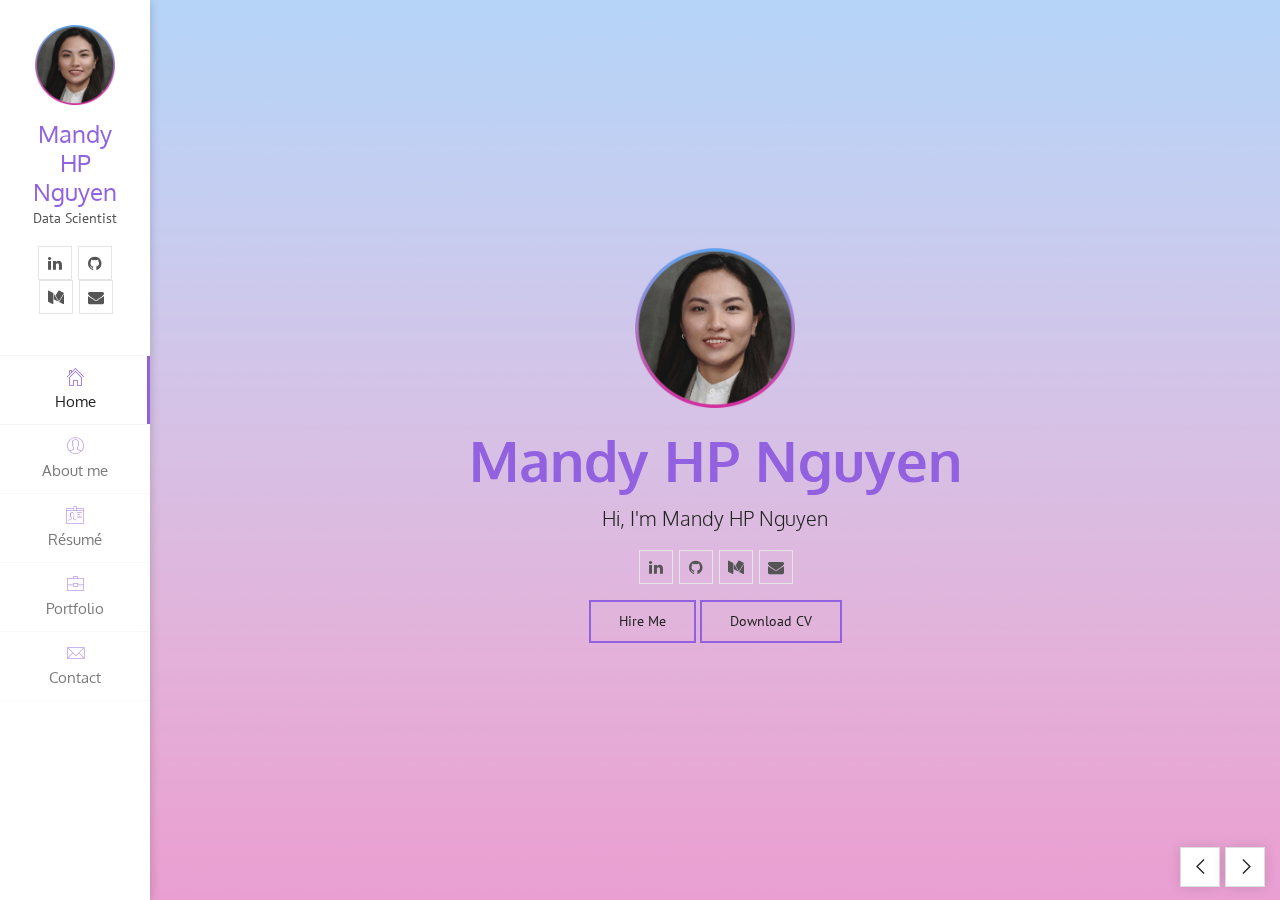
<file: index.html>
<!DOCTYPE html>
<html lang="en" class="no-js">
<head>

  <!-- Google Analytics tag (gtag.js) -->
  <script async src="https://www.googletagmanager.com/gtag/js?id=G-WLM8MBRCD3"></script>
  <script>
    window.dataLayer = window.dataLayer || [];
    function gtag(){dataLayer.push(arguments);}
    gtag('js', new Date());

    gtag('config', 'G-WLM8MBRCD3');
  </script>

  <!-- Eng of Google Analytics tag (gtag.js) -->

  <meta charset="UTF-8" />
  <meta http-equiv="X-UA-Compatible" content="IE=edge">
  <title>Mandy HP Nguyen|Data Scientist</title>
  <meta name="viewport" content="width=device-width, initial-scale=1, maximum-scale=1" />
  <meta name="author" content="Mandy HP Nguyen" />
  <meta name="description" content="Mandy HP Nguyen's Data Scientist Resume and Project Portfolio." > <!--160 characters -->
  <meta name="keywords" content="data-scientist, data-analyst, database, aws, azure, power-bi, tableau, machine-learning, ai, llm, analytics, predictive, forecast"> <!-- 10 keyword phrases -->

  <link rel="shortcut icon" href="images/favicon.ico">

  <link rel="stylesheet" href="css/bootstrap.css" type="text/css">
  <link rel="stylesheet" href="css/normalize.css" type="text/css">
  <link rel="stylesheet" href="css/animate.css" type="text/css">
  <link rel="stylesheet" href="css/transition-animations.css" type="text/css">
  <link rel="stylesheet" href="css/jquery.mCustomScrollbar.min.css" type="text/css">
  <link rel="stylesheet" href="css/owl.carousel.css" type="text/css">
  <link rel="stylesheet" href="css/magnific-popup.css" type="text/css">
  <link rel="stylesheet" href="css/main.css" type="text/css">

  <script src="js/jquery-2.1.3.min.js"></script>
  <script src="js/modernizr.custom.js"></script>

</head>

<body>
<!-- Loading animation -->
<div class="preloader">
  <div class="preloader-animation">
    <div class="dot1"></div>
    <div class="dot2"></div>
  </div>
</div>
<!-- /Loading animation -->

<div id="page" class="page">
  <!-- Header -->
  <header id="site_header" class="header mobile-menu-hide header-color-light">

    <div class="my-photo tilt-effect">
      <a href="https://bit.ly/Web_MHPN?utm_source=website&utm_medium=web-header-name&utm_campaign=oppo24&utm_id=app24ds-web&utm_content=home">
        <img src="images/main/photo_round_border.png" alt="image">
      </a>
    </div>

    <div class="site-title-block">

      <h1 class="site-title">
        <a href="https://bit.ly/Web_MHPN?utm_source=website&utm_medium=web-header-name&utm_campaign=oppo24&utm_id=app24ds-web&utm_content=home">
          Mandy HP Nguyen
        </a>
      </h1>
      <p>Data Scientist</p>
      <div>
        <ul class="homepage-social-links">
          <li><a href="https://bit.ly/LinkedIn_MHPN?utm_source=website&utm_medium=web-header-icon&utm_campaign=oppo24&utm_id=app24ds-linkedin&utm_content=linkedin" target="_blank" class="tip social-button" title="LinkedIn"><i class="fa fa-linkedin"></i></a></li>
          <li><a href="https://rebrand.ly/GitHub_MHPN?utm_source=website&utm_medium=web-header-icon&utm_campaign=oppo24&utm_id=app24ds-github&utm_content=github" target="_blank" class="tip social-button" title="GitHub"><i class="fa fa-github"></i></a></li>
          <li><a href="https://bit.ly/Medium_MHPN?utm_source=website&utm_medium=web-header-icon&utm_campaign=oppo24&utm_id=app24ds-medium&utm_content=medium" target="_blank" class="tip social-button" title="Medium"><i class="fa fa-medium"></i></a></li>
          <li><a href="https://rebrand.ly/Mail_MHPN?utm_source=website&utm_medium=web-header-icon&utm_campaign=oppo24&utm_id=app24ds-mailto&utm_content=email" target="_blank" class="tip social-button" title="Email"><i class="fa fa-envelope"></i></a></li>
        </ul>
      </div>

    </div>

    <!-- Navigation -->
    <div class="site-nav">
      <!-- Main menu -->
      <ul id="nav" class="site-main-menu">
        <li>
          <a class="pt-trigger" href="#home" data-animation="21"><i class="menu-icon pe-7s-icon pe-7s-home"></i>Home</a><!-- href value = data-id without # of .pt-page. -->
        </li>
        <li>
          <a class="pt-trigger" href="#about_me" data-animation="17"><i class="menu-icon pe-7s-icon pe-7s-user"></i>About me</a>
        </li>
        <li>
          <a class="pt-trigger" href="#resume" data-animation="18"><i class="menu-icon pe-7s-icon pe-7s-id"></i>Résumé</a>
        </li>
        <li>
          <a class="pt-trigger" href="#portfolio" data-animation="19"><i class="menu-icon pe-7s-icon pe-7s-portfolio"></i>Portfolio</a>
        </li>
        <li>
          <a class="pt-trigger" href="#contact" data-animation="20"><i class="menu-icon pe-7s-icon pe-7s-mail"></i>Contact</a>
        </li>
      </ul>
      <!-- /Main menu -->
    </div>
    <!-- Navigation -->
  </header>
  <!-- /Header -->

  <!-- Mobile Header -->
  <div class="mobile-header mobile-visible">
    <div class="mobile-logo-container">
      <div class="mobile-site-title">
        <a href="https://bit.ly/Web_MHPN?utm_source=website&utm_medium=web-mobile-header-name&utm_campaign=oppo24&utm_id=app24ds-web&utm_content=home">
          <strong>Mandy HP Nguyen</strong> | Data Scientist
        </a>
      </div>
    </div>
    
    <a class="menu-toggle mobile-visible">
      <i class="fa fa-bars"></i>
    </a>
  </div>
  <!-- /Mobile Header -->

  <!-- Arrows Nav -->
  <div class="lmpixels-arrows-nav">
    <div class="lmpixels-arrow-left"><i class="pe-7s-icon pe-7s-angle-left"></i></div>
    <div class="lmpixels-arrow-right"><i class="pe-7s-icon pe-7s-angle-right"></i></div>
  </div>
  <!-- /Arrows Nav -->

  <!-- Main Content -->
  <div id="main" class="site-main">
    <!-- Page changer wrapper -->
    <div class="pt-wrapper" style="background-image: url(images/main/bg.png);">
      <!-- Subpages -->
      <div class="subpages">

        <!-- Home Subpage -->
        <section class="pt-page pt-page-1 section-without-bg section-paddings-0 table" data-id="home">

          <div class="section-inner">
            <div class="home-page-block">

              <div class="homepage-my-photo tilt-effect">
                <img src="images/main/photo_round_border.png" alt="">
              </div>

              <h2>Mandy HP Nguyen</h2>

              <div class="owl-carousel text-rotation">

                <div class="item">
                  <p class="home-page-description">Hi, I'm Mandy HP Nguyen</p>
                </div>

                <div class="item">
                  <p class="home-page-description">a.k.a. Nguyen Chau Hai Phuong</p>
                </div>

                <div class="item">
                  <p class="home-page-description">a Data Scientist</p>
                </div>

                <div class="item">
                  <p class="home-page-description">a BI Developer, and ...</p>
                </div>

                <div class="item">
                  <p class="home-page-description">a Data Science Professor</p>
                </div>

              </div>

              <div>
                <ul class="homepage-social-links">
                  <li><a href="https://bit.ly/LinkedIn_MHPN?utm_source=website&utm_medium=web-home-icon&utm_campaign=oppo24&utm_id=app24ds-linkedin&utm_content=linkedin" target="_blank" class="tip social-button" title="LinkedIn"><i class="fa fa-linkedin"></i></a></li>
                  <li><a href="https://rebrand.ly/GitHub_MHPN?utm_source=website&utm_medium=web-home-icon&utm_campaign=oppo24&utm_id=app24ds-github&utm_content=github" target="_blank" class="tip social-button" title="GitHub"><i class="fa fa-github"></i></a></li>
                  <li><a href="hhttps://bit.ly/Medium_MHPN?utm_source=website&utm_medium=web-home-icon&utm_campaign=oppo24&utm_id=app24ds-medium&utm_content=medium" target="_blank" class="tip social-button" title="Medium"><i class="fa fa-medium"></i></a></li>
                  <li><a href="https://rebrand.ly/Mail_MHPN?utm_source=website&utm_medium=web-home-icon&utm_campaign=oppo24&utm_id=app24ds-mailto&utm_content=email" target="_blank" class="tip social-button" title="Email"><i class="fa fa-envelope"></i></a></li>
                </ul>
              </div>

              <div style="text-align: center">

                <a href="https://rebrand.ly/Mail_MHPN?utm_source=website&utm_medium=web-home-CTA&utm_campaign=oppo24&utm_id=app24ds-mailto&utm_content=email"
                   target="_blank" class="button">
                  Hire Me
                </a>
                <a href="https://bit.ly/Resume_MHPN?utm_source=website&utm_medium=web-home-CTA&utm_campaign=oppo24&utm_id=app24ds-resume&utm_content=resume"
                   target="_blank" class="button">
                  Download CV
                </a>

              </div>

            </div>
          </div>
        </section>
        <!-- End of Home Subpage -->

        <!-- About Me Subpage -->
        <section class="pt-page pt-page-2" data-id="about_me">

          <div class="border-block-top-110"></div>

          <div class="section-inner">
            <div class="section-title-block">
              <div class="section-title-wrapper clearfix">
                <h2 class="section-title">About Me</h2>
                <h5 class="section-description">Tech-savvy, Data-driven, Innovative</h5>
                <p><em>Welcome to my internet corner and step into the vibrant world of data!</em></p>
              </div>
            </div>

            <div class="row">


              <div class="col-sm-6 col-md-6 col-lg-4 subpage-block">
                <div class="my-photo-block tilt-effect">
                  <img src="images/main/photo_square_border.png" alt="">
                </div>
              </div>

              <div class="col-sm-6 col-md-6 col-lg-4">
                <p>
                  Hi, I go by the professional moniker <strong>Mandy HP Nguyen</strong>, but my real name is <strong>Chau Hai Phuong Nguyen</strong>. In the expansive realm of data, I wear many hats - a <strong><em> data scientist</em></strong>, <strong><em>BI developer</em></strong>, and <strong><em>Educator</em></strong> within a prestigious data science graduate program at Webster University. With a genuine zest for transforming data into actionable insights, I excel in managing databases, automating pipelines, crafting compelling reports and visualizations, and exploring the captivating landscape of machine learning. Currently, I'm immersing myself in the realm of AI applications, driven by curiosity and a passion for discovery. Join me on this joyful journey as we unravel the endless possibilities of data and technology together!
                </p>

                <a href="https://rebrand.ly/Mail_MHPN?utm_source=website&utm_medium=web-about-CTA&utm_campaign=oppo24&utm_id=app24ds-mailto&utm_content=email"
                   target="_blank" class="button">
                  Email me
                </a>

              </div>

              <div class="col-sm-6 col-md-6 col-lg-4 subpage-block">
                <ul class="info-list">
                  <li><span class="title">Occupations</span><span class="value">Data Analyst, Graduate Professor</span></li>
                  <li><span class="title">Degrees</span><span class="value">MSc. & BEc.</span></li>
                  <li><span class="title">Location</span><span class="value">Missouri, USA</span></li>
                  <li><span class="title">Phone</span><span class="value">+1 (626) 321-3370</span></li>
                  <li><span class="title">E-mail</span><span class="value"><a href="https://rebrand.ly/Mail_MHPN?utm_source=website&utm_medium=web-about&utm_campaign=oppo24&utm_id=app24ds-mailto&utm_content=email" target="_blank" >MandyHPNguyen@gmail.com</a></span></li>
                  <li><span class="title">Spoken Languages</span><span class="value">English, Vietnamese</span></li>
                </ul>

                <ul class="social-links">
                  <li><a href="https://bit.ly/LinkedIn_MHPN?utm_source=website&utm_medium=web-about-icon&utm_campaign=oppo24&utm_id=app24ds-linkedin&utm_content=linkedin" target="_blank" class="tip social-button" title="LinkedIn"><i class="fa fa-linkedin"></i></a></li>
                  <li><a href="https://rebrand.ly/GitHub_MHPN?utm_source=website&utm_medium=web-about-icon&utm_campaign=oppo24&utm_id=app24ds-github&utm_content=github" target="_blank" class="tip social-button" title="GitHub"><i class="fa fa-github"></i></a></li>
                  <li><a href="https://bit.ly/Medium_MHPN?utm_source=website&utm_medium=web-about-icon&utm_campaign=oppo24&utm_id=app24ds-medium&utm_content=medium" target="_blank" class="tip social-button" title="Medium"><i class="fa fa-medium"></i></a></li>
                  <li><a href="https://rebrand.ly/Mail_MHPN?utm_source=website&utm_medium=web-about-icon&utm_campaign=oppo24&utm_id=app24ds-mailto&utm_content=email" target="_blank" class="tip social-button" title="Email"><i class="fa fa-envelope"></i></a></li>
                </ul>
              </div>

            </div>

          </div>

        </section>
        <!-- End of About Me Subpage -->

        <!-- Resume Subpage -->

        <!-- Header -->
        <section class="pt-page pt-page-3" data-id="resume">
          <div class="border-block-top-110"></div>
          <div class="section-inner">
            <div class="section-title-block">
              <div class="section-title-wrapper">
                <h2 class="section-title">Résumé</h2>
                <h5 class="section-description">5+ Years of Experience</h5>
              </div>
            </div>

            <div class="row">

              <!-- Column 1 -->
              <div class="col-sm-7 col-md-7 col-lg-8 subpage-block">
                <!-- Experience -->
                <div class="block-title">
                  <h3>Professional Experience</h3>
                </div>
                <div class="timeline">
                  <!-- Single event -->
                  <div class="timeline-event te-primary">
                    <h5 class="event-date">May 2022 - Current</h5>
                    <h4 class="event-name">Data Analyst</h4>

                    <div class="event-description">
                      <span>Enrollment Technology Dept., Webster University</span>
                      <a><em>St. Louis, MO, USA</em></a>
                    </div>

                    <ul>
                      <li>Pioneer Power BI projects to transform student admission and enrollment weekly static reports into real-time interactive dashboards to reduce by 80% of data exploration time; Coordinate with database managers to process data entry.</li>
                      <li>Use SQL and JavaScript to query from 2 database systems (Slate Technolutions and Jezabar CX databases); Wrangle with 3 million+ records to remodel datamarts using DAX and M Power Query languages and visualize 13 interactive dashboards in Power BI.</li>
                      <li>Create an online application and build a web landing page to distribute dashboards and reports with comprehensive analysis, data dictionaries, and detailed usage instructions.</li>
                    </ul>

                  </div>
                  <!-- Single event -->
                  <div class="timeline-event te-primary">
                    <h5 class="event-date">July 2023 - Current</h5>
                    <h4 class="event-name">Adjunct Faculty</h4>
                    <div class="event-description">
                      <span>Math & Computer Science Dept., Webster University</span>
                      <a><em>St. Louis, MO, USA</em></a>
                    </div>
                    <ul>
                      <li>Teach graduate programs in various courses in the Data Analytics field ranging from Database, Visualization, to Python and R Programming.</li>
                      <li>Develop course syllabus, materials, schedule, evaluation procedures, and effective communication on Canvas WorldClassRoom.</li>
                      <li>Deliver engaging in-class lectures, assignments, and hands-on exercises customized to students’ needs to ensure proficiency in analytics applications.</li>
                      <li>Perform assessments focused on long and short-term student needs to develop individualized education programs.</li>
                      <li>Observe, evaluate student performance and development, and perform assessments in accordance with school policy.</li>
                      <li>Provide mentorship and support to students, facilitating a dynamic learning environment that promotes both theoretical understanding and practical application.</li>
                    </ul>
                  </div>
                  <!-- Single event -->
                  <div class="timeline-event te-primary">
                    <h5 class="event-date">Feb 2018 - Mar 2020</h5>
                    <h4 class="event-name">User Operation</h4>
                    <div class="event-description">
                      <span>CoinHako</span>
                      <a><em>Ho Chi Minh, HCMC, Vietnam</em></a>
                    </div>
                    <ul>
                      <li>Planned strategy, conducted, and built reports of a micro-promotion competition that attracted sign-up users across 63 provinces.</li>
                      <li>Cross-functionally collaborated with Engineering and Product teams to resolve users’ technical problems on the digital platform.</li>
                      <li>Tested UX/UI and created written materials for the wallet mobile and website platforms to support the production team.</li>
                      <li>Researched historical data, synthesized information, and designed a learning billboard for a cryptocurrency token</li>
                    </ul>
                  </div>
                </div>
                <!-- Experience -->

              </div>

              <!-- End of Column 1 -->

              <!-- End of Column 2 -->
              <div class="col-sm-4 col-md-4 col-lg-4 subpage-block">

                <!-- Education -->

                <div class="block-title">
                  <h3>Education</h3>
                </div>
                <div class="timeline">
                  <!-- Single event -->
                  <div class="timeline-event te-primary">
                    <h4 class="event-name">Master of Science in Data Analytics</h4>
                    <div class="event-description">
                      <span>Webster University</span>
                      <a><em>St. Louis, MO, USA</em></a>
                    </div>
                  </div>
                  <!-- Single event -->
                  <div class="timeline-event te-primary">
                    <h4 class="event-name">Bachelor of Economics in International Business</h4>
                    <div class="event-description">
                      <span>Foreign Trade University</span>
                      <a><em>Ho Chi Minh, HCMC, Vietnam</em></a>
                    </div>
                  </div>
                </div>

                <!-- End of Education -->

                <!-- Skills -->
                <div class="block-title">
                  <h3>Data Science Toolbox</h3>
                </div>

                <div class="skill-tags-block">
                  <h4>Program Languages</h4>
                  <ul class="skill-tags">
                    <li><a>Python</a></li>
                    <li><a>SQL</a></li>
                    <li><a>R</a></li>
                    <li><a>DAX</a></li>
                    <li><a>M-Power Query</a></li>
                    <li><a>Git</a></li>
                    <li><a>Markdown</a></li>
                    <li><a>HTML</a></li>
                    <li><a>CSS</a></li>
                    <li><a>JavaScript</a></li>
                    <li><a>LaTex</a></li>
                  </ul>
                </div>

                <div class="skill-tags-block">
                  <h4>Machine Learning</h4>
                  <ul class="skill-tags">
                    <li><a>Regressions</a></li>
                    <li><a>k-NN</a></li>
                    <li><a>Random Forest</a></li>
                    <li><a>Apriori</a></li>
                    <li><a>Boosting & Bagging</a></li>
                    <li><a>Neural Networks</a></li>
                    <li><a>SVMs</a></li>
                    <li><a>Time-Series</a></li>
                    <li><a>Forecast</a></li>
                  </ul>
                </div>

                <div class="skill-tags-block">
                  <h4>Databases & CRM</h4>
                  <ul class="skill-tags">
                    <li><a>Slate Technolutions</a></li>
                    <li><a>Jenzabar</a></li>
                    <li><a>Azure</a></li>
                    <li><a>SAP</a></li>
                    <li><a>ETL</a></li>
                    <li><a>Apex Oracle</a></li>
                    <li><a>AWS</a></li>
                    <li><a>Google Cloud</a></li>
                    <li><a>MS Access</a></li>
                    <li><a>Zendesk</a></li>
                  </ul>
                </div>

                <div class="skill-tags-block">
                  <h4>Reporting & Analytics</h4>
                  <ul class="skill-tags">
                    <li><a>Power BI</a></li>
                    <li><a>Tableau</a></li>
                    <li><a>Intrinsik Informer</a></li>
                    <li><a>InfoMaker</a></li>
                    <li><a>Google Analytics</a></li>
                    <li><a>SAP Design Studio</a></li>
                    <li><a>MS Excel Solver</a></li>
                    <li><a>Pivot Table</a></li>
                    <li><a>RStudio</a></li>
                    <li><a>PyCharm</a></li>
                    <li><a>Jupiter Notebook</a></li>
                  </ul>
                </div>

                <!--                    <div class="skills-info">-->
                <!--                      <h4>Web Design</h4>                               -->
                <!--                      <div class="skill-container">-->
                <!--                        <div class="skill-percentage skill-1"></div>-->
                <!--                      </div>-->
                <!--                    </div>-->
                <!-- End of Skills -->

              </div>
              <!-- End of Column 2 -->

            </div>

            <div class="row">
              <div class="col-sm-12 col-md-12">
                <div class="download-cv-block">
                  <a href="https://bit.ly/Resume_MHPN?utm_source=website&utm_medium=web-resume-CTA&utm_campaign=oppo24&utm_id=app24ds-resume&utm_content=resume" target="_blank" class="button">Download CV</a>
                </div>
              </div>
            </div>

          </div>

        </section>
        <!-- End Resume Subpage -->


        <!-- Portfolio Subpage -->
        <section class="pt-page pt-page-4" data-id="portfolio">
          <div class="border-block-top-110"></div>
          <div class="section-inner">
            <div class="section-title-block">
              <div class="section-title-wrapper">
                <h2 class="section-title">Portfolio</h2>
                <h5 class="section-description">My Best Works</h5>
              </div>
            </div>

            <!-- Portfolio Content -->
            <div class="portfolio-content">

              <!-- Portfolio filter -->
              <ul id="portfolio_filters" class="portfolio-filters">
                <li class="active">
                  <a class="filter btn btn-sm btn-link active" data-group="all">#All</a>
                </li>
                <li>
                  <a class="filter btn btn-sm btn-link" data-group="descriptive">#Descriptive</a>
                </li>
                <li>
                  <a class="filter btn btn-sm btn-link" data-group="predictive">#Predictive</a>
                </li>
                <li>
                  <a class="filter btn btn-sm btn-link" data-group="visualization">#Visualization</a>
                </li>
              </ul>
              <!-- End of Portfolio filter -->

              <!-- Portfolio Grid -->
              <div id="portfolio_grid" class="portfolio-grid portfolio-masonry masonry-grid-3">

                <!-- Portfolio Item 1 -->
                <figure class="item" data-groups='["all", "descriptive"]'>
                  <a class="ajax-page-load" href="pages/portfolio-1.html">
                    <img src="images/portfolio/samples/thumbnail/Portfolio-Descriptive.png" alt="">
                    <div>
                      <h5 class="name">Project Name</h5>
                      <p>Project Description</p>
                      <small>Media</small>
                      <i class="pe-7s-icon pe-7s-display2"></i>
                    </div>
                  </a>
                </figure>
                <!-- /Portfolio Item 1 -->

                <!-- Portfolio Item 2 -->
                <figure class="item" data-groups='["all", "visualization"]'>
                  <a href="https://app.powerbi.com/view?r=eyJrIjoiNzZlMDk0MDAtYmJkNC00OGFhLTk2YWQtNGZmZWI2YmNmMjcwIiwidCI6ImMzMjk5OGJhLWJhZjYtNDBjYS04ZWE0LWM3MzE4OGQzOGQ1OSJ9"
                     title="IMDB Visualization"
                     class="lightbox mfp-iframe">
                    <img src="images/portfolio/samples/thumbnail/Portfolio-Visualization.png" alt="">
                    <div>
                      <h5 class="name">Visualization</h5>
                      <p>Project Description</p>
                      <small>Video</small>
                      <i class="pe-7s-icon pe-7s-video"></i>
                    </div>
                  </a>
                </figure>
                <!-- /Portfolio Item 2 -->

                <!-- Portfolio Item 3 -->
                <figure class="item" data-groups='["all","predictive"]'>
                  <a href="images/portfolio/samples/full/3.jpg" class="lightbox" title="Duis Eu Eros Viverra">
                    <img src="images/portfolio/samples/thumbnail/Portfolio-Predictive.png" alt="">
                    <div>
                      <h5 class="name">Project Name</h5>
                      <p>Project Description</p>
                      <small>Illustration</small>
                      <i class="pe-7s-icon pe-7s-photo"></i>
                    </div>
                  </a>
                </figure>
                <!-- /Portfolio Item 3 -->

                <!-- Portfolio Item 4 -->
                <figure class="item" data-groups='["all", "application", "visualization"]'>
                  <a class="ajax-page-load" href="pages/portfolio-2.html">
                    <img src="images/portfolio/samples/thumbnail/Portfolio-Application.png" alt="">
                    <div>
                      <h5 class="name">Project Name</h5>
                      <p>Project Description</p>
                      <small>Media</small>
                      <i class="pe-7s-icon pe-7s-display2"></i>
                    </div>
                  </a>
                </figure>
                <!-- /Portfolio Item 4 -->

                <!-- Portfolio Item 5 -->
                <figure class="item" data-groups='["all", "visualization"]'>
                  <a href="pages/tableau.html"
                     title="Covid Dashboard"
                     class="lightbox mfp-iframe">
                    <img src="images/portfolio/samples/thumbnail/Portfolio-Visualization.png" alt="">
                    <div>
                      <h5 class="name">Visualization</h5>
                      <p>Project Description</p>
                      <small>Video</small>
                      <i class="pe-7s-icon pe-7s-video"></i>
                    </div>
                  </a>
                </figure>
                <!-- /Portfolio Item 5 -->

              </div>
              <!-- /Portfolio Grid -->

            </div>
            <!-- /Portfolio Content -->
          </div>
        </section>
        <!-- /Portfolio Subpage -->

        <!-- Contact Subpage -->
        <section class="pt-page pt-page-5" data-id="contact">
          <div class="border-block-top-110"></div>
          <div class="section-inner">
            <div class="section-title-block">
              <div class="section-title-wrapper">
                <h2 class="section-title">Contact</h2>
                <h5 class="section-description">Get in Touch</h5>
              </div>
            </div>

            <div class="row">

              <div class="col-sm-6 col-md-6 col-lg-6 subpage-block">
                <div class="my-photo-block tilt-effect" style="margin: auto 2.5em auto 2.5em">
                  <img src="images/main/photo_rectangle_border_flipped.png" alt="">
                </div>
              </div>

              <div class="col-sm-6 col-md-6 col-lg-6 subpage-block">
                <div class="block-title">
                  <h3>Get in Touch</h3>
                </div>
                <p>Let's connect via the following platforms!</p>

                <div class="contact-info-block">
                  <div class="ci-icon">
                    <i class="fa fa-location-arrow"></i>
                  </div>
                  <div class="ci-text">
                    <h5>St. Louis, MO, USA</h5>
                  </div>
                </div>

                <div class="contact-info-block">
                  <div class="ci-icon">
                    <i class="fa fa-phone"></i>
                  </div>
                  <div class="ci-text">
                    <h5>+ 1 (626) 321-3370</h5>
                  </div>
                </div>

                <div class="contact-info-block">
                  <div class="ci-icon">
                    <i class="fa fa-globe"></i>
                  </div>
                  <div class="ci-text">
                    <a target="_blank" title="Website"
                       href="https://bit.ly/Web_MHPN?utm_source=website&utm_medium=web-contact&utm_campaign=oppo24&utm_id=app24ds-web&utm_content=home">
                      <h5><u>www.MandyHPNguyen.com</u></h5>
                    </a>
                  </div>
                </div>

                <div class="contact-info-block">
                  <div class="ci-icon">
                    <i class="fa fa-envelope"></i>
                  </div>
                  <div class="ci-text">
                    <a target="_blank" title="Email"
                       href="https://rebrand.ly/Mail_MHPN?utm_source=website&utm_medium=web-contact&utm_campaign=oppo24&utm_id=app24ds-mailto&utm_content=email">
                      <h5><u>MandyHPNguyen@gmail.com</u></h5>
                    </a>
                  </div>
                </div>

                <div class="contact-info-block">
                  <div class="ci-icon">
                    <i class="fa fa-linkedin"></i>
                  </div>
                  <div class="ci-text">
                    <a target="_blank" title="LinkedIn"
                       href="https://bit.ly/LinkedIn_MHPN?utm_source=website&utm_medium=web-contact&utm_campaign=oppo24&utm_id=app24ds-linkedin&utm_content=linkedin">
                      <h5><u>LinkedIn.com/in/MandyHPNguyen</u></h5>
                    </a>
                  </div>
                </div>

                <div class="contact-info-block">
                  <div class="ci-icon">
                    <i class="fa fa-github-alt"></i>
                  </div>
                  <div class="ci-text">
                    <a target="_blank" title="GitHub"
                       href="https://rebrand.ly/GitHub_MHPN?utm_source=website&utm_medium=web-contact&utm_campaign=oppo24&utm_id=app24ds-github&utm_content=github">
                      <h5><u>GitHub.com/MandyHPNguyen</u></h5>
                    </a>
                  </div>
                </div>

                <div class="contact-info-block">
                  <div class="ci-icon">
                    <i class="fa fa-medium"></i>
                  </div>
                  <div class="ci-text">
                    <a target="_blank" title="Medium"
                       href="https://bit.ly/Medium_MHPN?utm_source=website&utm_medium=web-contact&utm_campaign=oppo24&utm_id=app24ds-medium&utm_content=medium">
                      <h5><u>Medium.com/MandyHPNguyen</u></h5>
                    </a>
                  </div>
                </div>

              </div>

            </div>
          </div>
        </section>
        <!-- End Contact Subpage -->

      </div>
    </div>
    <!-- /Page changer wrapper -->
  </div>
  <!-- /Main Content -->
</div>

<script src="js/bootstrap.min.js"></script>
<script src="js/pages-switcher.js"></script>
<script src="js/imagesloaded.pkgd.min.js"></script>
<script src="js/validator.js"></script>
<script src="js/jquery.shuffle.min.js"></script>
<script src="js/masonry.pkgd.min.js"></script>
<script src="js/owl.carousel.min.js"></script>
<script src="js/jquery.magnific-popup.min.js"></script>
<script src="js/jquery.mCustomScrollbar.concat.min.js"></script>
<script src="js/tilt.jquery.min.js"></script>
<script src="js/jquery.hoverdir.js"></script>
<script src="js/main.js"></script>
</body>

</html>
</file>
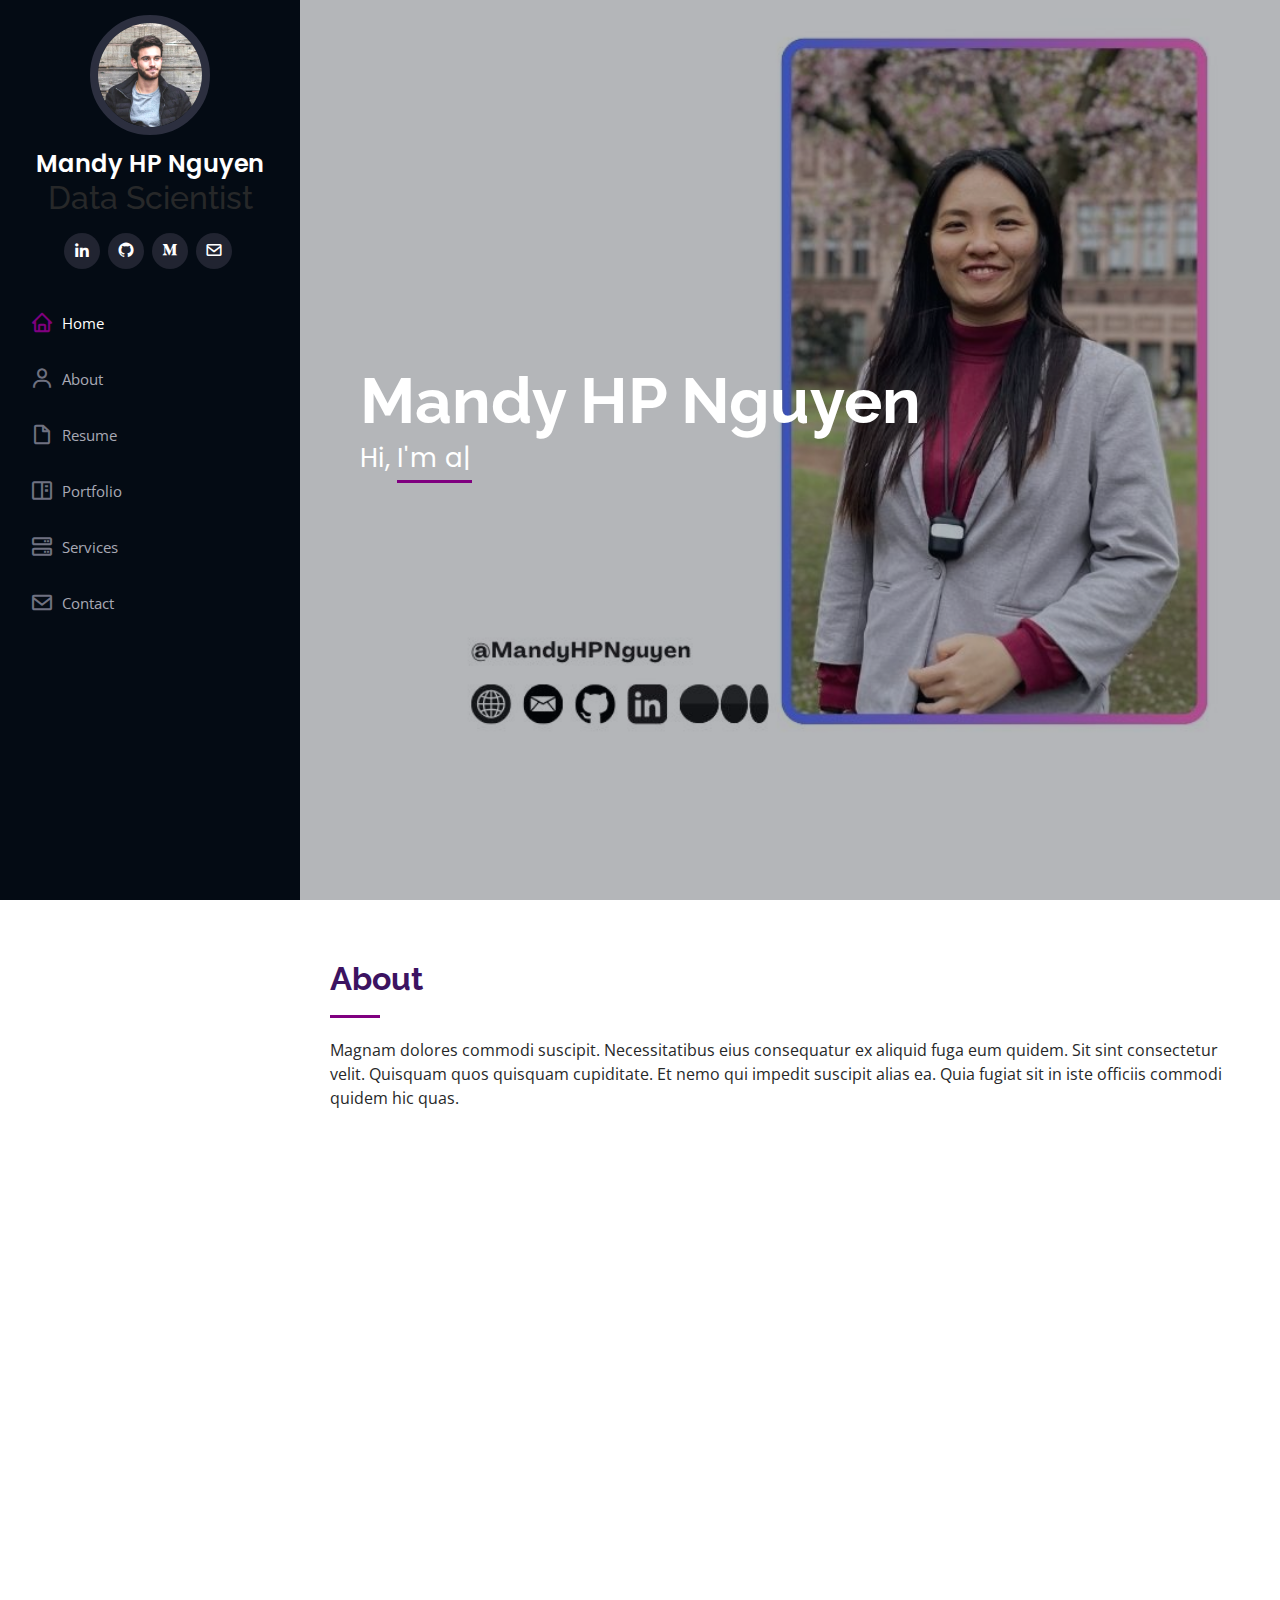
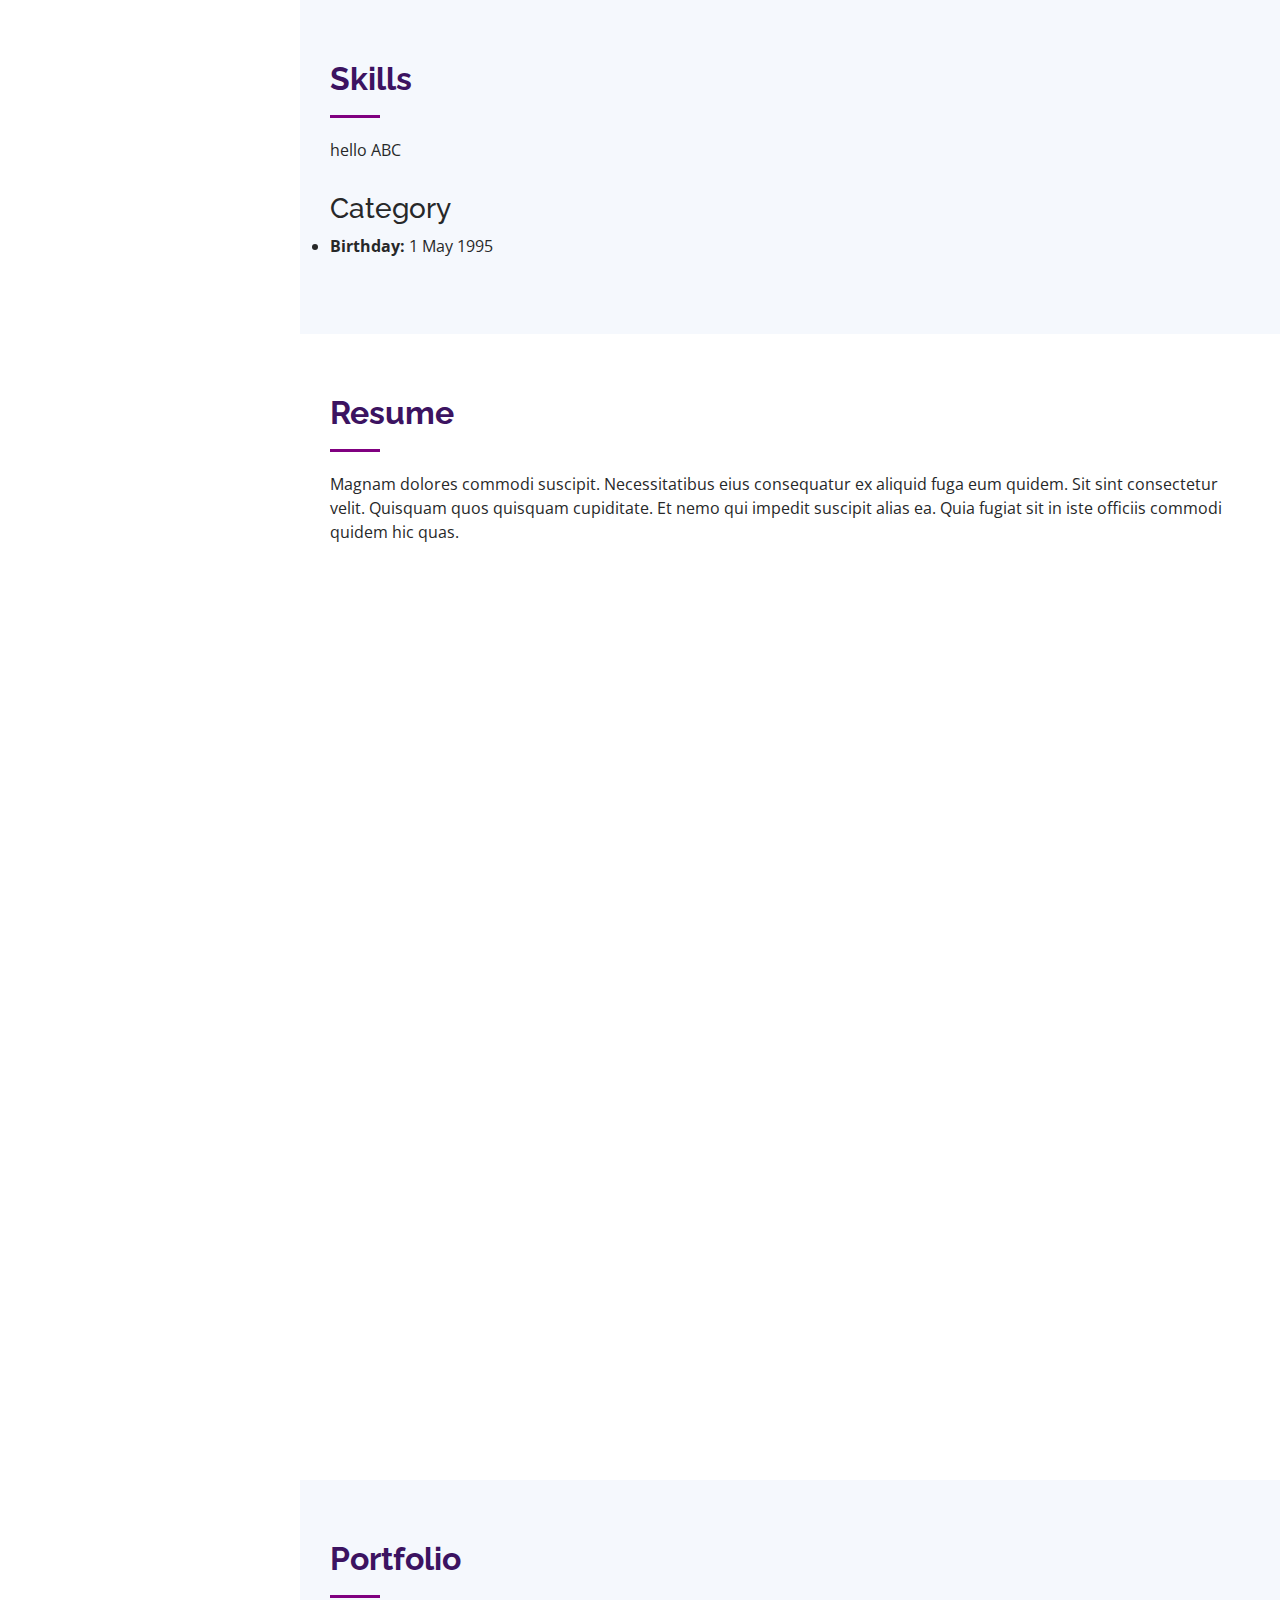
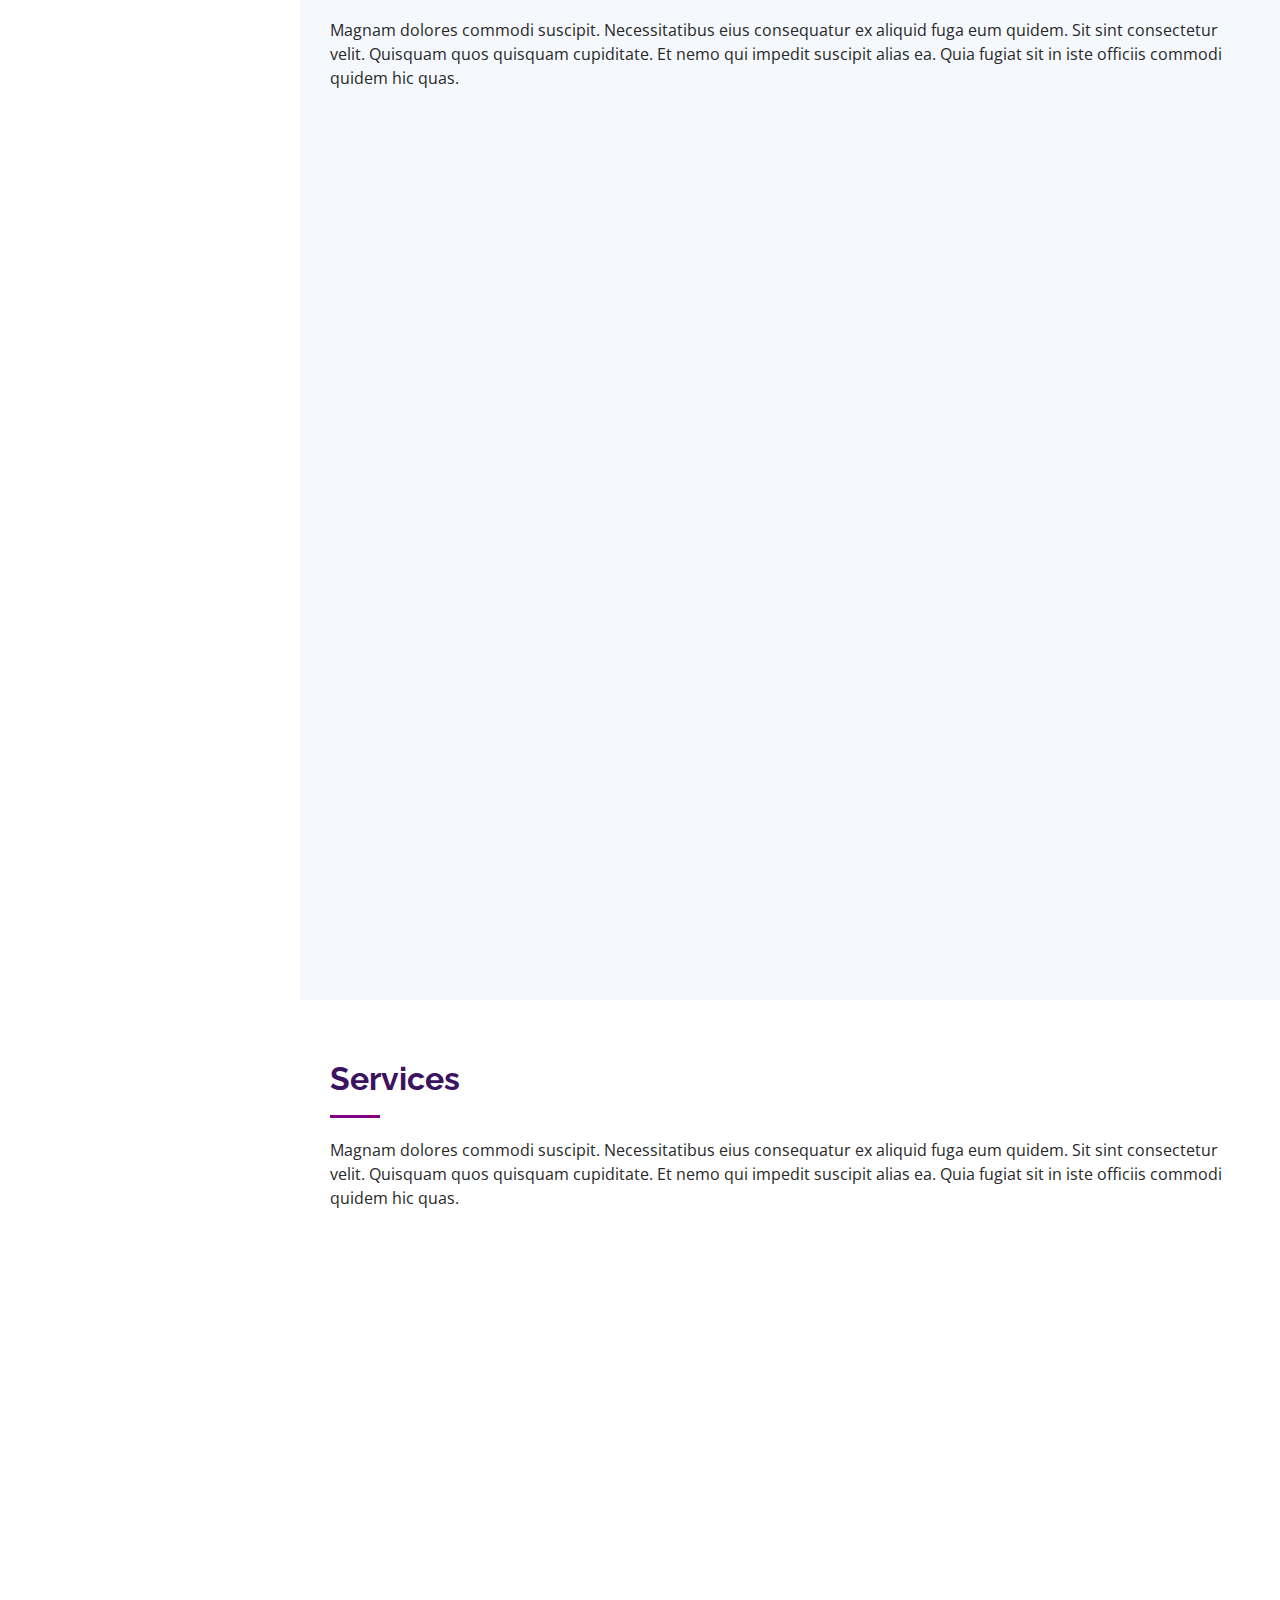
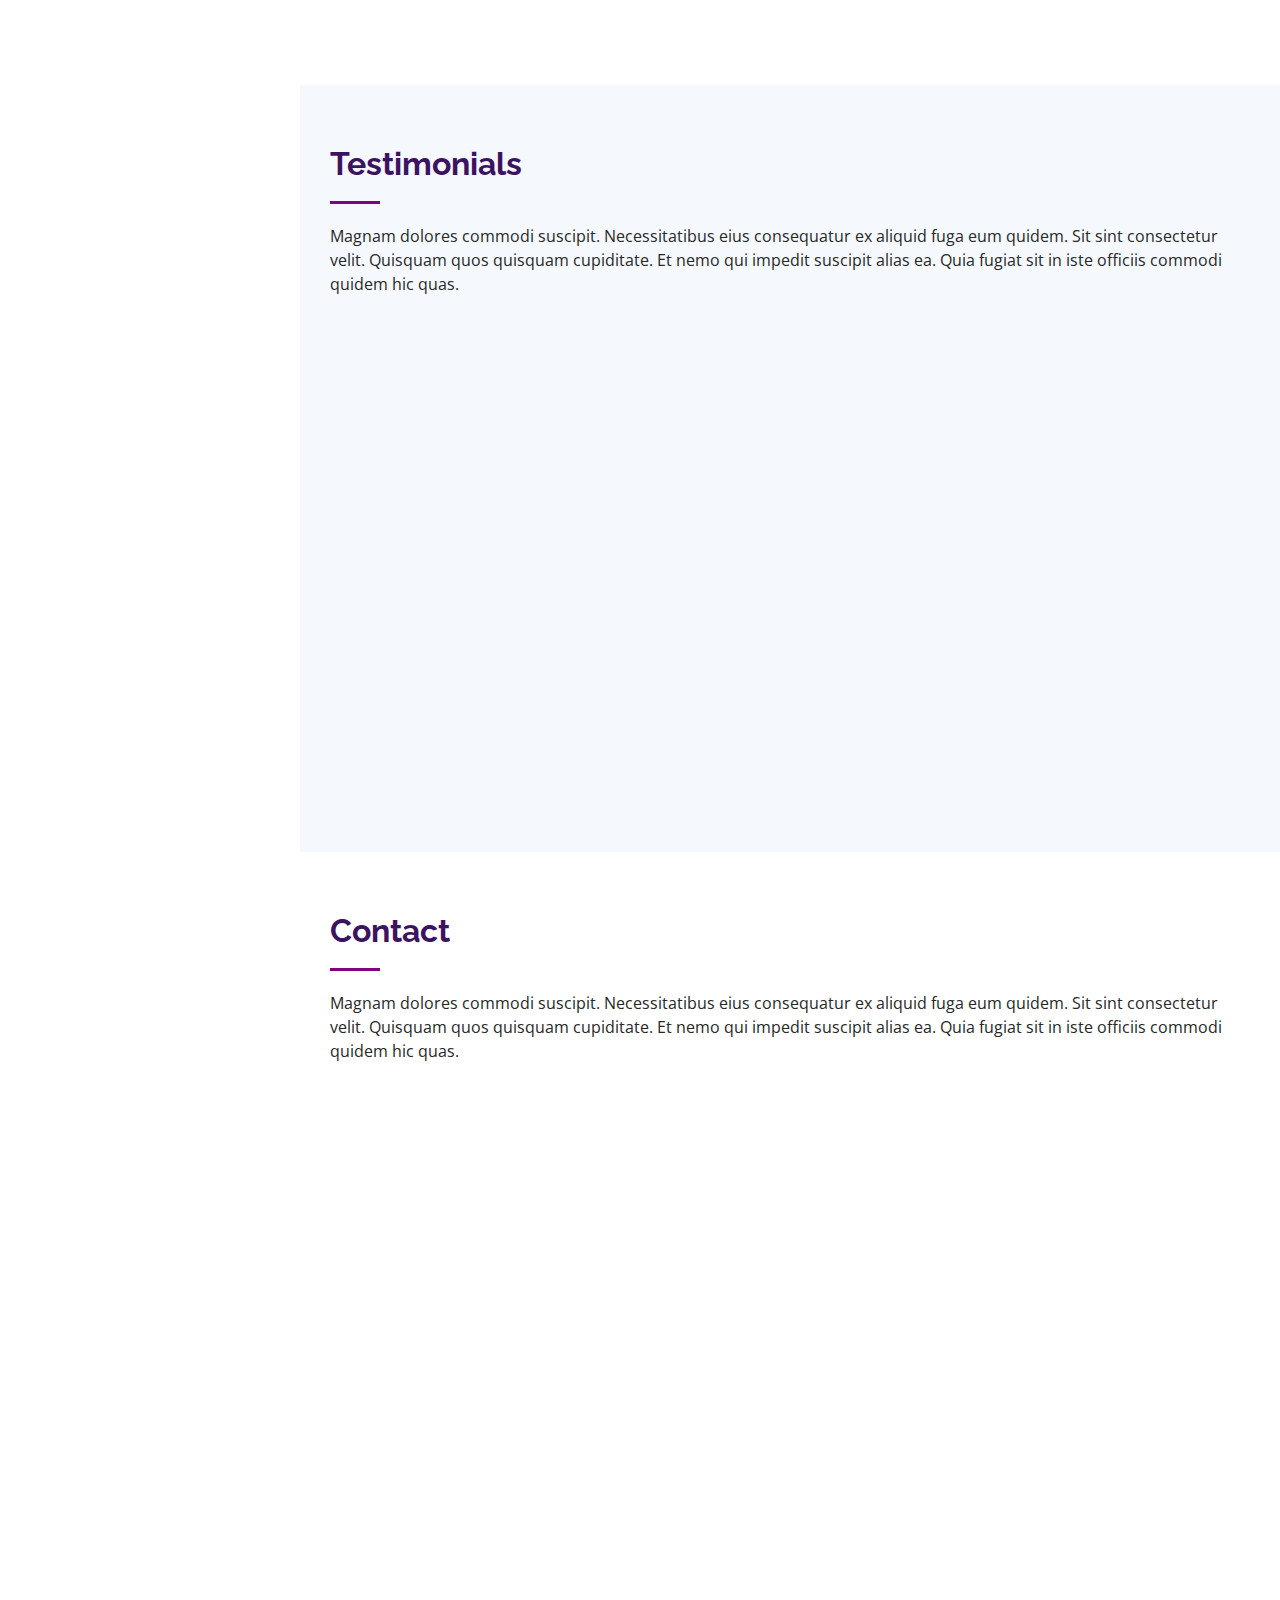
<file: index (old 2).html>
<!DOCTYPE html>
<html lang="en">

<head>
  <meta charset="utf-8">
  <meta content="width=device-width, initial-scale=1.0" name="viewport">

  <title>Mandy HP Nguyen|Data Scientist</title>
  <meta content="" name="description">
  <meta content="" name="keywords">

  <!-- Favicons -->
  <link href="assets/img/favicon.png" rel="icon">
  <link href="assets/img/apple-touch-icon.png" rel="apple-touch-icon">

  <!-- Google Fonts -->
  <link href="https://fonts.googleapis.com/css?family=Open+Sans:300,300i,400,400i,600,600i,700,700i|Raleway:300,300i,400,400i,500,500i,600,600i,700,700i|Poppins:300,300i,400,400i,500,500i,600,600i,700,700i" rel="stylesheet">

  <!-- Vendor CSS Files -->
  <link href="assets/vendor/aos/aos.css" rel="stylesheet">
  <link href="assets/vendor/bootstrap/css/bootstrap.min.css" rel="stylesheet">
  <link href="assets/vendor/bootstrap-icons/bootstrap-icons.css" rel="stylesheet">
  <link href="assets/vendor/boxicons/css/boxicons.min.css" rel="stylesheet">
  <link href="assets/vendor/glightbox/css/glightbox.min.css" rel="stylesheet">
  <link href="assets/vendor/swiper/swiper-bundle.min.css" rel="stylesheet">

  <!-- Template Main CSS File -->
  <link href="assets/css/style.css" rel="stylesheet">

</head>

<body>

  <!-- ======= Mobile nav toggle button ======= -->
  <i class="bi bi-list mobile-nav-toggle d-xl-none"></i>

  <!-- ======= Header ======= -->
  <header id="header">
    <div class="d-flex flex-column">

      <div class="profile">
        <img src="assets/img/profile-img.jpg" alt="" class="img-fluid rounded-circle">
        <h1 class="text-light"><a href="index.html">Mandy HP Nguyen</a></h1>
        <h2 style="text-align:center;">Data Scientist</h2>
        <div class="social-links mt-3 text-center">
          <a href="https://www.linkedin.com/in/MandyHPnguyen" target="_blank" rel="noopener noreferrer" class="linkedin"><i class="bx bxl-linkedin"></i></a>
          <a href="https://github.com/MandyHPNguyen" target="_blank" rel="noopener noreferrer" class="github"><i class="bx bxl-github"></i></a>
          <a href="https://medium.com/mandyhpnguyen" target="_blank" rel="noopener noreferrer" class="medium"><i class="bx bxl-medium"></i></a>
          <a href="mailto:mandyhpnguyen@gmail.com" target="_blank" rel="noopener noreferrer" class="mail"><i class="bx bx-envelope"></i></a>
        </div>
      </div>

      <nav id="navbar" class="nav-menu navbar">
        <ul>
          <li><a href="#hero" class="nav-link scrollto active"><i class="bx bx-home"></i> <span>Home</span></a></li>
          <li><a href="#about" class="nav-link scrollto"><i class="bx bx-user"></i> <span>About</span></a></li>
          <li><a href="#resume" class="nav-link scrollto"><i class="bx bx-file-blank"></i> <span>Resume</span></a></li>
          <li><a href="#portfolio" class="nav-link scrollto"><i class="bx bx-book-content"></i> <span>Portfolio</span></a></li>
          <li><a href="#services" class="nav-link scrollto"><i class="bx bx-server"></i> <span>Services</span></a></li>
          <li><a href="#contact" class="nav-link scrollto"><i class="bx bx-envelope"></i> <span>Contact</span></a></li>
        </ul>
      </nav><!-- .nav-menu -->
    </div>
  </header><!-- End Header -->

  <!-- ======= Hero Section ======= -->
  <section id="hero" class="d-flex flex-column justify-content-center align-items-center">
    <div class="hero-container" data-aos="fade-in">
      <h1>Mandy HP Nguyen</h1>
      <p>Hi, <span class="typed" data-typed-items="I'm a Data Scientist, I'm an Application Programmer, I'm a Tech-savvy"></span></p>
    </div>
  </section><!-- End Hero -->

  <main id="main">

    <!-- ======= About Section ======= -->
    <section id="about" class="about">
      <div class="container">

        <div class="section-title">
          <h2>About</h2>
          <p>Magnam dolores commodi suscipit. Necessitatibus eius consequatur ex aliquid fuga eum quidem. Sit sint consectetur velit. Quisquam quos quisquam cupiditate. Et nemo qui impedit suscipit alias ea. Quia fugiat sit in iste officiis commodi quidem hic quas.</p>
        </div>

        <div class="row">
          <div class="col-lg-4" data-aos="fade-right">
            <img src="assets/img/profile-img.jpg" class="img-fluid" alt="">
          </div>
          <div class="col-lg-8 pt-4 pt-lg-0 content" data-aos="fade-left">
            <h3>UI/UX Designer &amp; Web Developer.</h3>
            <p class="fst-italic">
              Lorem ipsum dolor sit amet, consectetur adipiscing elit, sed do eiusmod tempor incididunt ut labore et dolore
              magna aliqua.
            </p>
            <div class="row">
              <div class="col-lg-6">
                <ul>
                  <li><i class="bi bi-chevron-right"></i> <strong>Birthday:</strong> <span>1 May 1995</span></li>
                  <li><i class="bi bi-chevron-right"></i> <strong>Website:</strong> <span>www.example.com</span></li>
                  <li><i class="bi bi-chevron-right"></i> <strong>Phone:</strong> <span>+123 456 7890</span></li>
                  <li><i class="bi bi-chevron-right"></i> <strong>City:</strong> <span>New York, USA</span></li>
                </ul>
              </div>
              <div class="col-lg-6">
                <ul>
                  <li><i class="bi bi-chevron-right"></i> <strong>Age:</strong> <span>30</span></li>
                  <li><i class="bi bi-chevron-right"></i> <strong>Degree:</strong> <span>Master</span></li>
                  <li><i class="bi bi-chevron-right"></i> <strong>PhEmailone:</strong> <span>email@example.com</span></li>
                  <li><i class="bi bi-chevron-right"></i> <strong>Freelance:</strong> <span>Available</span></li>
                </ul>
              </div>
            </div>
            <p>
              Officiis eligendi itaque labore et dolorum mollitia officiis optio vero. Quisquam sunt adipisci omnis et ut. Nulla accusantium dolor incidunt officia tempore. Et eius omnis.
              Cupiditate ut dicta maxime officiis quidem quia. Sed et consectetur qui quia repellendus itaque neque. Aliquid amet quidem ut quaerat cupiditate. Ab et eum qui repellendus omnis culpa magni laudantium dolores.
            </p>
          </div>
        </div>

      </div>
    </section>
    
    <!-- End About Section -->

    <section id="skills" class="skills section-bg">
      <div class="container">
        <div class="section-title">
          <h2>Skills</h2>
          <p>hello ABC</p>
        </div>

        <div class="row">
          <h3>Category</h3>
          <ul>
            <li><strong>Birthday:</strong> <span>1 May 1995</span></li>
          </ul>
        </div>
      </div>
    </section>

    <!-- ======= Resume Section ======= -->
    <section id="resume" class="resume">
      <div class="container">

        <div class="section-title">
          <h2>Resume</h2>
          <p>Magnam dolores commodi suscipit. Necessitatibus eius consequatur ex aliquid fuga eum quidem. Sit sint consectetur velit. Quisquam quos quisquam cupiditate. Et nemo qui impedit suscipit alias ea. Quia fugiat sit in iste officiis commodi quidem hic quas.</p>
        </div>

        <div class="row">
          <div class="col-lg-6" data-aos="fade-up">
            <h3 class="resume-title">Sumary</h3>
            <div class="resume-item pb-0">
              <h4>Alex Smith</h4>
              <p><em>Innovative and deadline-driven Graphic Designer with 3+ years of experience designing and developing user-centered digital/print marketing material from initial concept to final, polished deliverable.</em></p>
              <ul>
                <li>Portland par 127,Orlando, FL</li>
                <li>(123) 456-7891</li>
                <li>alice.barkley@example.com</li>
              </ul>
            </div>

            <h3 class="resume-title">Education</h3>
            <div class="resume-item">
              <h4>Master of Fine Arts &amp; Graphic Design</h4>
              <h5>2015 - 2016</h5>
              <p><em>Rochester Institute of Technology, Rochester, NY</em></p>
              <p>Qui deserunt veniam. Et sed aliquam labore tempore sed quisquam iusto autem sit. Ea vero voluptatum qui ut dignissimos deleniti nerada porti sand markend</p>
            </div>
            <div class="resume-item">
              <h4>Bachelor of Fine Arts &amp; Graphic Design</h4>
              <h5>2010 - 2014</h5>
              <p><em>Rochester Institute of Technology, Rochester, NY</em></p>
              <p>Quia nobis sequi est occaecati aut. Repudiandae et iusto quae reiciendis et quis Eius vel ratione eius unde vitae rerum voluptates asperiores voluptatem Earum molestiae consequatur neque etlon sader mart dila</p>
            </div>
          </div>
          <div class="col-lg-6" data-aos="fade-up" data-aos-delay="100">
            <h3 class="resume-title">Professional Experience</h3>
            <div class="resume-item">
              <h4>Senior graphic design specialist</h4>
              <h5>2019 - Present</h5>
              <p><em>Experion, New York, NY </em></p>
              <ul>
                <li>Lead in the design, development, and implementation of the graphic, layout, and production communication materials</li>
                <li>Delegate tasks to the 7 members of the design team and provide counsel on all aspects of the project. </li>
                <li>Supervise the assessment of all graphic materials in order to ensure quality and accuracy of the design</li>
                <li>Oversee the efficient use of production project budgets ranging from $2,000 - $25,000</li>
              </ul>
            </div>
            <div class="resume-item">
              <h4>Graphic design specialist</h4>
              <h5>2017 - 2018</h5>
              <p><em>Stepping Stone Advertising, New York, NY</em></p>
              <ul>
                <li>Developed numerous marketing programs (logos, brochures,infographics, presentations, and advertisements).</li>
                <li>Managed up to 5 projects or tasks at a given time while under pressure</li>
                <li>Recommended and consulted with clients on the most appropriate graphic design</li>
                <li>Created 4+ design presentations and proposals a month for clients and account managers</li>
              </ul>
            </div>
          </div>
        </div>

      </div>
    </section><!-- End Resume Section -->

    <!-- ======= Portfolio Section ======= -->
    <section id="portfolio" class="portfolio section-bg">
      <div class="container">

        <div class="section-title">
          <h2>Portfolio</h2>
          <p>Magnam dolores commodi suscipit. Necessitatibus eius consequatur ex aliquid fuga eum quidem. Sit sint consectetur velit. Quisquam quos quisquam cupiditate. Et nemo qui impedit suscipit alias ea. Quia fugiat sit in iste officiis commodi quidem hic quas.</p>
        </div>

        <div class="row" data-aos="fade-up">
          <div class="col-lg-12 d-flex justify-content-center">
            <ul id="portfolio-flters">
              <li data-filter="*" class="filter-active">All</li>
              <li data-filter=".filter-app">App</li>
              <li data-filter=".filter-card">Card</li>
              <li data-filter=".filter-web">Web</li>
            </ul>
          </div>
        </div>

        <div class="row portfolio-container" data-aos="fade-up" data-aos-delay="100">

          <div class="col-lg-4 col-md-6 portfolio-item filter-app">
            <div class="portfolio-wrap">
              <img src="assets/img/portfolio/portfolio-1.jpg" class="img-fluid" alt="">
              <div class="portfolio-links">
                <a href="assets/img/portfolio/portfolio-1.jpg" data-gallery="portfolioGallery" class="portfolio-lightbox" title="App 1"><i class="bx bx-plus"></i></a>
                <a href="portfolio-details.html" title="More Details"><i class="bx bx-link"></i></a>
              </div>
            </div>
          </div>

          <div class="col-lg-4 col-md-6 portfolio-item filter-web">
            <div class="portfolio-wrap">
              <img src="assets/img/portfolio/portfolio-2.jpg" class="img-fluid" alt="">
              <div class="portfolio-links">
                <a href="assets/img/portfolio/portfolio-2.jpg" data-gallery="portfolioGallery" class="portfolio-lightbox" title="Web 3"><i class="bx bx-plus"></i></a>
                <a href="portfolio-details.html" title="More Details"><i class="bx bx-link"></i></a>
              </div>
            </div>
          </div>

          <div class="col-lg-4 col-md-6 portfolio-item filter-app">
            <div class="portfolio-wrap">
              <img src="assets/img/portfolio/portfolio-3.jpg" class="img-fluid" alt="">
              <div class="portfolio-links">
                <a href="assets/img/portfolio/portfolio-3.jpg" data-gallery="portfolioGallery" class="portfolio-lightbox" title="App 2"><i class="bx bx-plus"></i></a>
                <a href="portfolio-details.html" title="More Details"><i class="bx bx-link"></i></a>
              </div>
            </div>
          </div>

          <div class="col-lg-4 col-md-6 portfolio-item filter-card">
            <div class="portfolio-wrap">
              <img src="assets/img/portfolio/portfolio-4.jpg" class="img-fluid" alt="">
              <div class="portfolio-links">
                <a href="assets/img/portfolio/portfolio-4.jpg" data-gallery="portfolioGallery" class="portfolio-lightbox" title="Card 2"><i class="bx bx-plus"></i></a>
                <a href="portfolio-details.html" title="More Details"><i class="bx bx-link"></i></a>
              </div>
            </div>
          </div>

          <div class="col-lg-4 col-md-6 portfolio-item filter-web">
            <div class="portfolio-wrap">
              <img src="assets/img/portfolio/portfolio-5.jpg" class="img-fluid" alt="">
              <div class="portfolio-links">
                <a href="assets/img/portfolio/portfolio-5.jpg" data-gallery="portfolioGallery" class="portfolio-lightbox" title="Web 2"><i class="bx bx-plus"></i></a>
                <a href="portfolio-details.html" title="More Details"><i class="bx bx-link"></i></a>
              </div>
            </div>
          </div>

          <div class="col-lg-4 col-md-6 portfolio-item filter-app">
            <div class="portfolio-wrap">
              <img src="assets/img/portfolio/portfolio-6.jpg" class="img-fluid" alt="">
              <div class="portfolio-links">
                <a href="assets/img/portfolio/portfolio-6.jpg" data-gallery="portfolioGallery" class="portfolio-lightbox" title="App 3"><i class="bx bx-plus"></i></a>
                <a href="portfolio-details.html" title="More Details"><i class="bx bx-link"></i></a>
              </div>
            </div>
          </div>

          <div class="col-lg-4 col-md-6 portfolio-item filter-card">
            <div class="portfolio-wrap">
              <img src="assets/img/portfolio/portfolio-7.jpg" class="img-fluid" alt="">
              <div class="portfolio-links">
                <a href="assets/img/portfolio/portfolio-7.jpg" data-gallery="portfolioGallery" class="portfolio-lightbox" title="Card 1"><i class="bx bx-plus"></i></a>
                <a href="portfolio-details.html" title="More Details"><i class="bx bx-link"></i></a>
              </div>
            </div>
          </div>

          <div class="col-lg-4 col-md-6 portfolio-item filter-card">
            <div class="portfolio-wrap">
              <img src="assets/img/portfolio/portfolio-8.jpg" class="img-fluid" alt="">
              <div class="portfolio-links">
                <a href="assets/img/portfolio/portfolio-8.jpg" data-gallery="portfolioGallery" class="portfolio-lightbox" title="Card 3"><i class="bx bx-plus"></i></a>
                <a href="portfolio-details.html" title="More Details"><i class="bx bx-link"></i></a>
              </div>
            </div>
          </div>

          <div class="col-lg-4 col-md-6 portfolio-item filter-web">
            <div class="portfolio-wrap">
              <img src="assets/img/portfolio/portfolio-9.jpg" class="img-fluid" alt="">
              <div class="portfolio-links">
                <a href="assets/img/portfolio/portfolio-9.jpg" data-gallery="portfolioGallery" class="portfolio-lightbox" title="Web 3"><i class="bx bx-plus"></i></a>
                <a href="portfolio-details.html" title="More Details"><i class="bx bx-link"></i></a>
              </div>
            </div>
          </div>

        </div>

      </div>
    </section><!-- End Portfolio Section -->

    <!-- ======= Services Section ======= -->
    <section id="services" class="services">
      <div class="container">

        <div class="section-title">
          <h2>Services</h2>
          <p>Magnam dolores commodi suscipit. Necessitatibus eius consequatur ex aliquid fuga eum quidem. Sit sint consectetur velit. Quisquam quos quisquam cupiditate. Et nemo qui impedit suscipit alias ea. Quia fugiat sit in iste officiis commodi quidem hic quas.</p>
        </div>

        <div class="row">
          <div class="col-lg-4 col-md-6 icon-box" data-aos="fade-up">
            <div class="icon"><i class="bi bi-briefcase"></i></div>
            <h4 class="title"><a href="">Lorem Ipsum</a></h4>
            <p class="description">Voluptatum deleniti atque corrupti quos dolores et quas molestias excepturi sint occaecati cupiditate non provident</p>
          </div>
          <div class="col-lg-4 col-md-6 icon-box" data-aos="fade-up" data-aos-delay="100">
            <div class="icon"><i class="bi bi-card-checklist"></i></div>
            <h4 class="title"><a href="">Dolor Sitema</a></h4>
            <p class="description">Minim veniam, quis nostrud exercitation ullamco laboris nisi ut aliquip ex ea commodo consequat tarad limino ata</p>
          </div>
          <div class="col-lg-4 col-md-6 icon-box" data-aos="fade-up" data-aos-delay="200">
            <div class="icon"><i class="bi bi-bar-chart"></i></div>
            <h4 class="title"><a href="">Sed ut perspiciatis</a></h4>
            <p class="description">Duis aute irure dolor in reprehenderit in voluptate velit esse cillum dolore eu fugiat nulla pariatur</p>
          </div>
          <div class="col-lg-4 col-md-6 icon-box" data-aos="fade-up" data-aos-delay="300">
            <div class="icon"><i class="bi bi-binoculars"></i></div>
            <h4 class="title"><a href="">Magni Dolores</a></h4>
            <p class="description">Excepteur sint occaecat cupidatat non proident, sunt in culpa qui officia deserunt mollit anim id est laborum</p>
          </div>
          <div class="col-lg-4 col-md-6 icon-box" data-aos="fade-up" data-aos-delay="400">
            <div class="icon"><i class="bi bi-brightness-high"></i></div>
            <h4 class="title"><a href="">Nemo Enim</a></h4>
            <p class="description">At vero eos et accusamus et iusto odio dignissimos ducimus qui blanditiis praesentium voluptatum deleniti atque</p>
          </div>
          <div class="col-lg-4 col-md-6 icon-box" data-aos="fade-up" data-aos-delay="500">
            <div class="icon"><i class="bi bi-calendar4-week"></i></div>
            <h4 class="title"><a href="">Eiusmod Tempor</a></h4>
            <p class="description">Et harum quidem rerum facilis est et expedita distinctio. Nam libero tempore, cum soluta nobis est eligendi</p>
          </div>
        </div>

      </div>
    </section><!-- End Services Section -->

    <!-- ======= Testimonials Section ======= -->
    <section id="testimonials" class="testimonials section-bg">
      <div class="container">

        <div class="section-title">
          <h2>Testimonials</h2>
          <p>Magnam dolores commodi suscipit. Necessitatibus eius consequatur ex aliquid fuga eum quidem. Sit sint consectetur velit. Quisquam quos quisquam cupiditate. Et nemo qui impedit suscipit alias ea. Quia fugiat sit in iste officiis commodi quidem hic quas.</p>
        </div>

        <div class="testimonials-slider swiper" data-aos="fade-up" data-aos-delay="100">
          <div class="swiper-wrapper">

            <div class="swiper-slide">
              <div class="testimonial-item" data-aos="fade-up">
                <p>
                  <i class="bx bxs-quote-alt-left quote-icon-left"></i>
                  Proin iaculis purus consequat sem cure digni ssim donec porttitora entum suscipit rhoncus. Accusantium quam, ultricies eget id, aliquam eget nibh et. Maecen aliquam, risus at semper.
                  <i class="bx bxs-quote-alt-right quote-icon-right"></i>
                </p>
                <img src="assets/img/testimonials/testimonials-1.jpg" class="testimonial-img" alt="">
                <h3>Saul Goodman</h3>
                <h4>Ceo &amp; Founder</h4>
              </div>
            </div><!-- End testimonial item -->

            <div class="swiper-slide">
              <div class="testimonial-item" data-aos="fade-up" data-aos-delay="100">
                <p>
                  <i class="bx bxs-quote-alt-left quote-icon-left"></i>
                  Export tempor illum tamen malis malis eram quae irure esse labore quem cillum quid cillum eram malis quorum velit fore eram velit sunt aliqua noster fugiat irure amet legam anim culpa.
                  <i class="bx bxs-quote-alt-right quote-icon-right"></i>
                </p>
                <img src="assets/img/testimonials/testimonials-2.jpg" class="testimonial-img" alt="">
                <h3>Sara Wilsson</h3>
                <h4>Designer</h4>
              </div>
            </div><!-- End testimonial item -->

            <div class="swiper-slide">
              <div class="testimonial-item" data-aos="fade-up" data-aos-delay="200">
                <p>
                  <i class="bx bxs-quote-alt-left quote-icon-left"></i>
                  Enim nisi quem export duis labore cillum quae magna enim sint quorum nulla quem veniam duis minim tempor labore quem eram duis noster aute amet eram fore quis sint minim.
                  <i class="bx bxs-quote-alt-right quote-icon-right"></i>
                </p>
                <img src="assets/img/testimonials/testimonials-3.jpg" class="testimonial-img" alt="">
                <h3>Jena Karlis</h3>
                <h4>Store Owner</h4>
              </div>
            </div><!-- End testimonial item -->

            <div class="swiper-slide">
              <div class="testimonial-item" data-aos="fade-up" data-aos-delay="300">
                <p>
                  <i class="bx bxs-quote-alt-left quote-icon-left"></i>
                  Fugiat enim eram quae cillum dolore dolor amet nulla culpa multos export minim fugiat minim velit minim dolor enim duis veniam ipsum anim magna sunt elit fore quem dolore labore illum veniam.
                  <i class="bx bxs-quote-alt-right quote-icon-right"></i>
                </p>
                <img src="assets/img/testimonials/testimonials-4.jpg" class="testimonial-img" alt="">
                <h3>Matt Brandon</h3>
                <h4>Freelancer</h4>
              </div>
            </div><!-- End testimonial item -->

            <div class="swiper-slide">
              <div class="testimonial-item" data-aos="fade-up" data-aos-delay="400">
                <p>
                  <i class="bx bxs-quote-alt-left quote-icon-left"></i>
                  Quis quorum aliqua sint quem legam fore sunt eram irure aliqua veniam tempor noster veniam enim culpa labore duis sunt culpa nulla illum cillum fugiat legam esse veniam culpa fore nisi cillum quid.
                  <i class="bx bxs-quote-alt-right quote-icon-right"></i>
                </p>
                <img src="assets/img/testimonials/testimonials-5.jpg" class="testimonial-img" alt="">
                <h3>John Larson</h3>
                <h4>Entrepreneur</h4>
              </div>
            </div><!-- End testimonial item -->

          </div>
          <div class="swiper-pagination"></div>
        </div>

      </div>
    </section><!-- End Testimonials Section -->

    <!-- ======= Contact Section ======= -->
    <section id="contact" class="contact">
      <div class="container">

        <div class="section-title">
          <h2>Contact</h2>
          <p>Magnam dolores commodi suscipit. Necessitatibus eius consequatur ex aliquid fuga eum quidem. Sit sint consectetur velit. Quisquam quos quisquam cupiditate. Et nemo qui impedit suscipit alias ea. Quia fugiat sit in iste officiis commodi quidem hic quas.</p>
        </div>

        <div class="row" data-aos="fade-in">

          <div class="col-lg-5 d-flex align-items-stretch">
            <div class="info">
              <div class="address">
                <i class="bi bi-geo-alt"></i>
                <h4>Location:</h4>
                <p>A108 Adam Street, New York, NY 535022</p>
              </div>

              <div class="email">
                <i class="bi bi-envelope"></i>
                <h4>Email:</h4>
                <p>info@example.com</p>
              </div>

              <div class="phone">
                <i class="bi bi-phone"></i>
                <h4>Call:</h4>
                <p>+1 5589 55488 55s</p>
              </div>

              <iframe src="https://www.google.com/maps/embed?pb=!1m14!1m8!1m3!1d12097.433213460943!2d-74.0062269!3d40.7101282!3m2!1i1024!2i768!4f13.1!3m3!1m2!1s0x0%3A0xb89d1fe6bc499443!2sDowntown+Conference+Center!5e0!3m2!1smk!2sbg!4v1539943755621" frameborder="0" style="border:0; width: 100%; height: 290px;" allowfullscreen></iframe>
            </div>

          </div>

          <div class="col-lg-7 mt-5 mt-lg-0 d-flex align-items-stretch">
            <form action="forms/contact.php" method="post" role="form" class="php-email-form">
              <div class="row">
                <div class="form-group col-md-6">
                  <label for="name">Your Name</label>
                  <input type="text" name="name" class="form-control" id="name" required>
                </div>
                <div class="form-group col-md-6">
                  <label for="name">Your Email</label>
                  <input type="email" class="form-control" name="email" id="email" required>
                </div>
              </div>
              <div class="form-group">
                <label for="name">Subject</label>
                <input type="text" class="form-control" name="subject" id="subject" required>
              </div>
              <div class="form-group">
                <label for="name">Message</label>
                <textarea class="form-control" name="message" rows="10" required></textarea>
              </div>
              <div class="my-3">
                <div class="loading">Loading</div>
                <div class="error-message"></div>
                <div class="sent-message">Your message has been sent. Thank you!</div>
              </div>
              <div class="text-center"><button type="submit">Send Message</button></div>
            </form>
          </div>

        </div>

      </div>
    </section>
    
    <!-- End Contact Section -->

  </main>
  
  <!-- End #main -->

  <a href="#" class="back-to-top d-flex align-items-center justify-content-center"><i class="bi bi-arrow-up-short"></i></a>

  <!-- Vendor JS Files -->
  <script src="assets/vendor/purecounter/purecounter_vanilla.js"></script>
  <script src="assets/vendor/aos/aos.js"></script>
  <script src="assets/vendor/bootstrap/js/bootstrap.bundle.min.js"></script>
  <script src="assets/vendor/glightbox/js/glightbox.min.js"></script>
  <script src="assets/vendor/isotope-layout/isotope.pkgd.min.js"></script>
  <script src="assets/vendor/swiper/swiper-bundle.min.js"></script>
  <script src="assets/vendor/typed.js/typed.umd.js"></script>
  <script src="assets/vendor/waypoints/noframework.waypoints.js"></script>
  <script src="assets/vendor/php-email-form/validate.js"></script>

  <!-- Template Main JS File -->
  <script src="assets/js/main.js"></script>

</body>

</html>
</file>
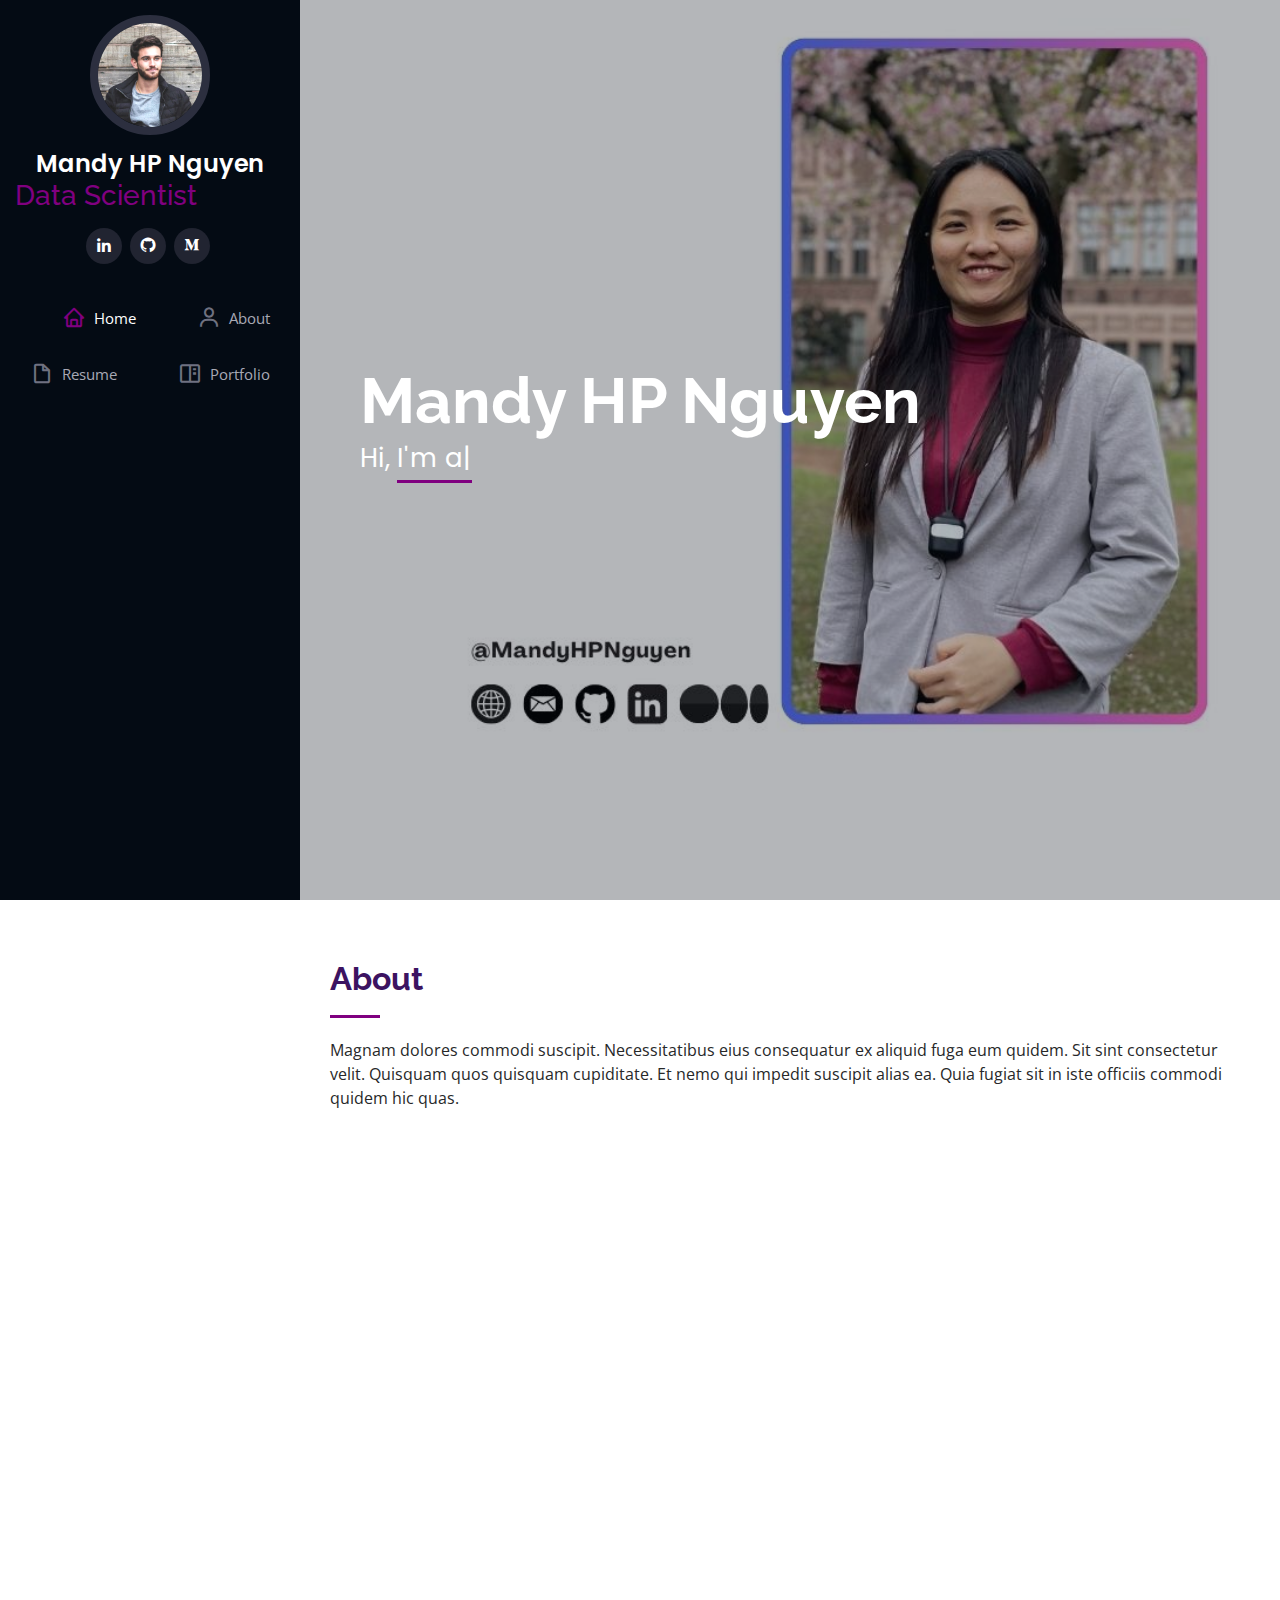
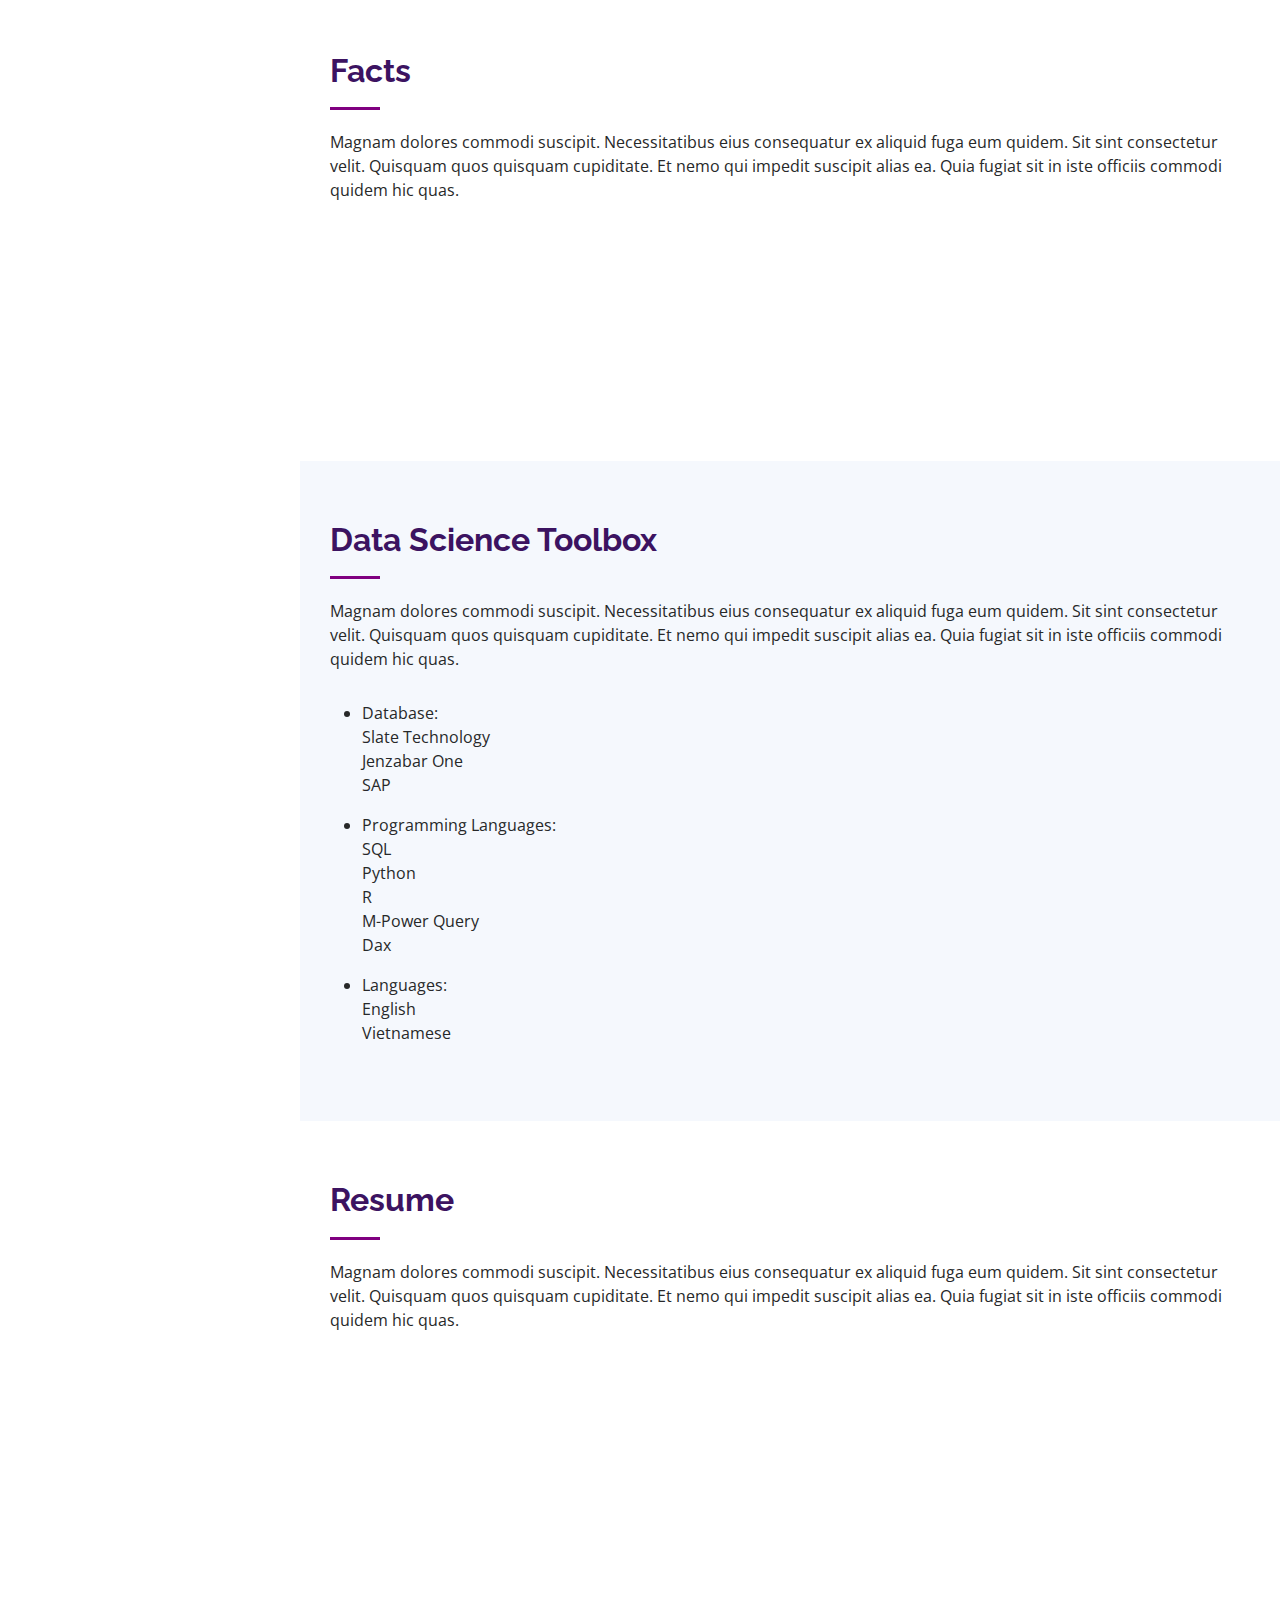
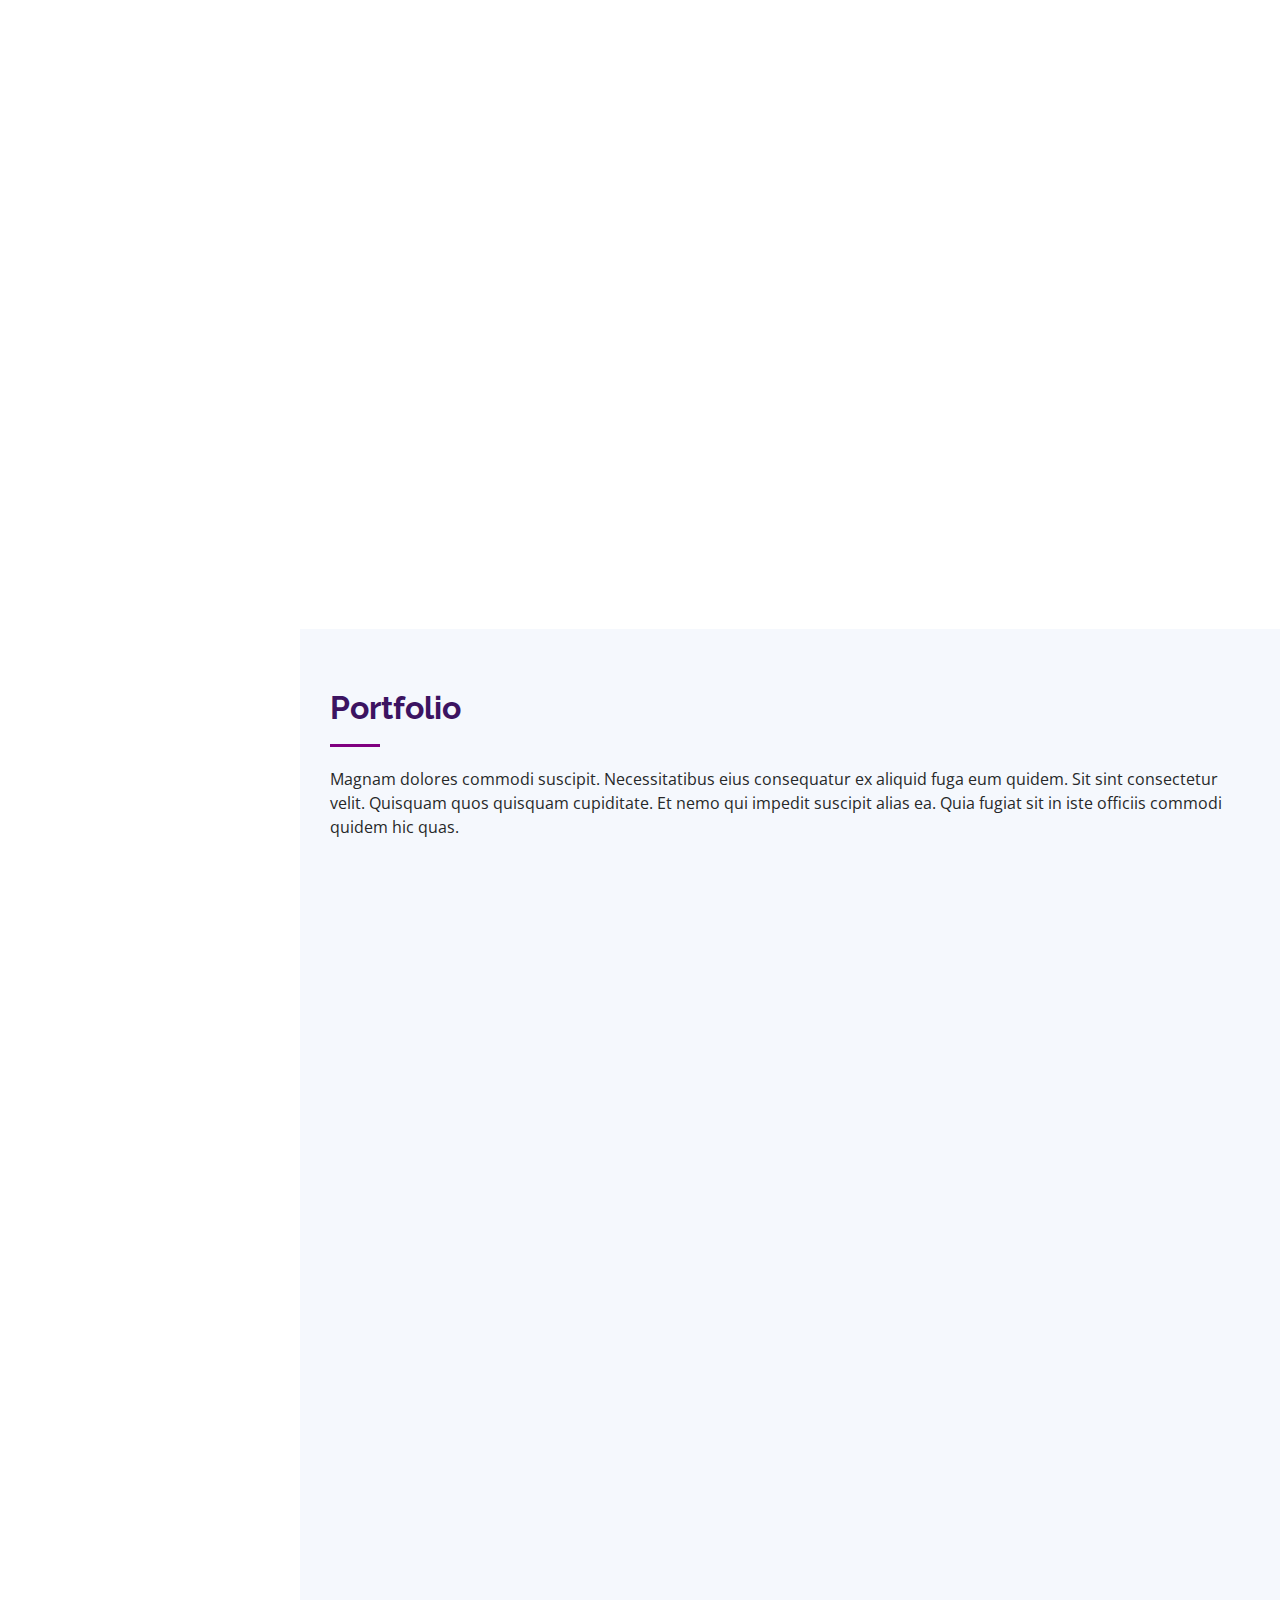
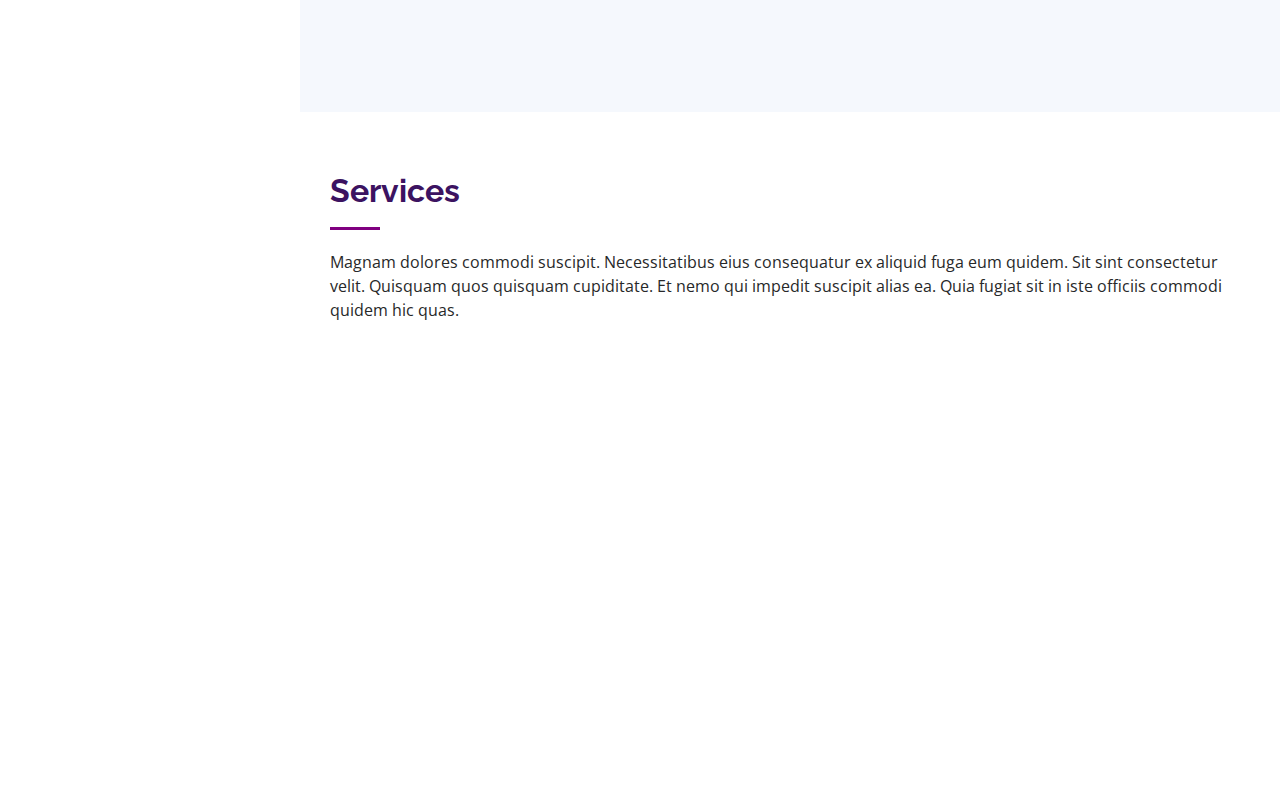
<file: index (old).html>
<!DOCTYPE html>
<html lang="en">

<head>
  <meta charset="utf-8">
  <meta content="width=device-width, initial-scale=1.0" name="viewport">

  <title>Mandy HP Nguyen | Data Scientist</title>
  <meta content="" name="description">
  <meta content="" name="keywords">

  <!-- Favicons -->
  <link href="assets/img/favicon.png" rel="icon">
  <link href="assets/img/apple-touch-icon.png" rel="apple-touch-icon">

  <!-- Google Fonts -->
  <link href="https://fonts.googleapis.com/css?family=Open+Sans:300,300i,400,400i,600,600i,700,700i|Raleway:300,300i,400,400i,500,500i,600,600i,700,700i|Poppins:300,300i,400,400i,500,500i,600,600i,700,700i" rel="stylesheet">

  <!-- Vendor CSS Files -->
  <link href="assets/vendor/aos/aos.css" rel="stylesheet">
  <link href="assets/vendor/bootstrap/css/bootstrap.min.css" rel="stylesheet">
  <link href="assets/vendor/bootstrap-icons/bootstrap-icons.css" rel="stylesheet">
  <link href="assets/vendor/boxicons/css/boxicons.min.css" rel="stylesheet">
  <link href="assets/vendor/glightbox/css/glightbox.min.css" rel="stylesheet">
  <link href="assets/vendor/swiper/swiper-bundle.min.css" rel="stylesheet">

  <!-- Template Main CSS File -->
  <link href="assets/css/style.css" rel="stylesheet">

</head>

<body>

  <!-- ======= Mobile nav toggle button ======= -->
  <i class="bi bi-list mobile-nav-toggle d-xl-none"></i>

  <!-- ======= Header ======= -->
  <header id="header">
    <div class="d-flex flex-column">

      <div class="profile">
        <img src="assets/img/profile-img.jpg" alt="" class="img-fluid rounded-circle">
        <h1 class="text-light"><a href="index.html">Mandy HP Nguyen</a></h1>
        <h3 class="text-light"><a href="index.html">Data Scientist</a></h3>
        <div class="social-links mt-3 text-center">
          <a href="https://www.linkedin.com/in/mandyhpnguyen/" class="linkedin"><i class="bx bxl-linkedin"></i></a>
          <a href="https://github.com/MandyHPNguyen" class="github"><i class="bx bxl-github"></i></a>
          <a href="https://medium.com/mandyhpnguyen" class="medium"><i class="bx bxl-medium"></i></a>
        </div>
      </div>

      <nav id="navbar" class="nav-menu navbar">
        <li>
          <li><a href="#hero" class="nav-link scrollto active"><i class="bx bx-home"></i> <span>Home</span></a></li>
          <li><a href="#about" class="nav-link scrollto"><i class="bx bx-user"></i> <span>About</span></a></li>
          <li><a href="#resume" class="nav-link scrollto"><i class="bx bx-file-blank"></i> <span>Resume</span></a></li>
          <li><a href="#portfolio" class="nav-link scrollto"><i class="bx bx-book-content"></i> <span>Portfolio</span></a></li>
        </li>
      </nav><!-- .nav-menu -->
    </div>
  </header><!-- End Header -->

  <!-- ======= Hero Section ======= -->
  <section id="hero" class="d-flex flex-column justify-content-center align-items-center">
    <div class="hero-container" data-aos="fade-in">
      <h1>Mandy HP Nguyen</h1>
      <p>Hi, <span class="typed" data-typed-items="I'm a Data Scientist, I'm a Application Programmer, I'm a Tech-savvy"></span></p>
    </div>
  </section><!-- End Hero -->

  <main id="main">

    <!-- ======= About Section ======= -->
    <section id="about" class="about">
      <div class="container">

        <div class="section-title">
          <h2>About</h2>
          <p>Magnam dolores commodi suscipit. Necessitatibus eius consequatur ex aliquid fuga eum quidem. Sit sint consectetur velit. Quisquam quos quisquam cupiditate. Et nemo qui impedit suscipit alias ea. Quia fugiat sit in iste officiis commodi quidem hic quas.</p>
        </div>

        <div class="row">
          <div class="col-lg-4" data-aos="fade-right">
            <img src="assets/img/profile-img.jpg" class="img-fluid" alt="">
          </div>
          <div class="col-lg-8 pt-4 pt-lg-0 content" data-aos="fade-left">
            <h3>UI/UX Designer &amp; Web Developer.</h3>
            <p class="fst-italic">
              Lorem ipsum dolor sit amet, consectetur adipiscing elit, sed do eiusmod tempor incididunt ut labore et dolore
              magna aliqua.
            </p>
            <div class="row">
              <div class="col-lg-6">
                <li>
                  <li><i class="bi bi-chevron-right"></i> <strong>Website: </strong> <span>MandyHPNguyen.com</span></li>
                  <li><i class="bi bi-chevron-right"></i> <strong>Email: </strong> <span>MandyHPNguyen@gmail.com</span></li>
                  <li><i class="bi bi-chevron-right"></i> <strong>LinkedIn: </strong> <span>linkedin.com/MandyHPNguyen</span></li>
                  <li><i class="bi bi-chevron-right"></i> <strong>Location:</strong> <span>St. Louis, MO, USA</span></li>
                </li>
              </div>
              <!-- <div class="col-lg-6">
                <li>
                  <li><i class="bi bi-chevron-right"></i> <strong>Position: </strong> <span>Data Analyst</span></li>
                  <li><i class="bi bi-chevron-right"></i> <strong>Degree: </strong> <span>Master of Science in Data Analytics</span></li>
                  <li><i class="bi bi-chevron-right"></i> <strong>PhEmailone:</strong> <span>email@example.com</span></li>
                  <li><i class="bi bi-chevron-right"></i> <strong>Freelance:</strong> <span>Available</span></li>
                </li>
              </div> -->
            </div>
            <p>
              Officiis eligendi itaque labore et dolorum mollitia officiis optio vero. Quisquam sunt adipisci omnis et ut. Nlila accusantium dolor incidunt officia tempore. Et eius omnis.
              Cupiditate ut dicta maxime officiis quidem quia. Sed et consectetur qui quia repellendus itaque neque. Aliquid amet quidem ut quaerat cupiditate. Ab et eum qui repellendus omnis clipa magni laudantium dolores.
            </p>
          </div>
        </div>

      </div>
    </section><!-- End About Section -->

    <!-- ======= Facts Section ======= -->
    <section id="facts" class="facts">
      <div class="container">

        <div class="section-title">
          <h2>Facts</h2>
          <p>Magnam dolores commodi suscipit. Necessitatibus eius consequatur ex aliquid fuga eum quidem. Sit sint consectetur velit. Quisquam quos quisquam cupiditate. Et nemo qui impedit suscipit alias ea. Quia fugiat sit in iste officiis commodi quidem hic quas.</p>
        </div>

        <div class="row no-gutters">

          <div class="col-lg-3 col-md-6 d-md-flex align-items-md-stretch" data-aos="fade-up">
            <div class="count-box">
              <i class="bi bi-emoji-smile"></i>
              <span data-purecounter-start="0" data-purecounter-end="232" data-purecounter-duration="1" class="purecounter"></span>
              <p><strong>Happy Clients</strong> consequuntur quae</p>
            </div>
          </div>

          <div class="col-lg-3 col-md-6 d-md-flex align-items-md-stretch" data-aos="fade-up" data-aos-delay="100">
            <div class="count-box">
              <i class="bi bi-journal-richtext"></i>
              <span data-purecounter-start="0" data-purecounter-end="521" data-purecounter-duration="1" class="purecounter"></span>
              <p><strong>Projects</strong> adipisci atque cum quia aut</p>
            </div>
          </div>

          <div class="col-lg-3 col-md-6 d-md-flex align-items-md-stretch" data-aos="fade-up" data-aos-delay="200">
            <div class="count-box">
              <i class="bi bi-headset"></i>
              <span data-purecounter-start="0" data-purecounter-end="1453" data-purecounter-duration="1" class="purecounter"></span>
              <p><strong>Hours Of Support</strong> aut commodi quaerat</p>
            </div>
          </div>

          <div class="col-lg-3 col-md-6 d-md-flex align-items-md-stretch" data-aos="fade-up" data-aos-delay="300">
            <div class="count-box">
              <i class="bi bi-people"></i>
              <span data-purecounter-start="0" data-purecounter-end="32" data-purecounter-duration="1" class="purecounter"></span>
              <p><strong>Hard Workers</strong> rerum asperiores dolor</p>
            </div>
          </div>

        </div>

      </div>
    </section><!-- End Facts Section -->

    <!-- ======= Skills Section ======= -->
    <section id="skills" class="skills section-bg">

      <div class="container">

        <div class="section-title">         
          <h2>Data Science Toolbox</h2>
          <p>Magnam dolores commodi suscipit. Necessitatibus eius consequatur ex aliquid fuga eum quidem. Sit sint consectetur velit. Quisquam quos quisquam cupiditate. Et nemo qui impedit suscipit alias ea. Quia fugiat sit in iste officiis commodi quidem hic quas.</p>
        </div>
        
        <ul>
          <li>
            <div class="skill-list">
              <div class="category">Database: </div>
              <div class="skill">Slate Technology</div>
              <div class="skill">Jenzabar One</div>
              <div class="skill">SAP</div>
            </div>
          </li>
        </ul>
          
        <ul>
          <li>
            <div class="skill-list">
              <div class="category">Programming Languages: </div>
              <div class="skill">SQL</div>
              <div class="skill">Python</div>
              <div class="skill">R</div>
              <div class="skill">M-Power Query</div>
              <div class="skill">Dax</div>
            </div>
          </li>
        </ul>  

        <ul>
          <li>
            <div class="skill-list">
              <div class="category">Languages: </div>
              <div class="skill">English</div>
              <div class="skill">Vietnamese</div>
            </div>
          </li>
        </ul>  

      </div>
    </section>
    
    
    <!-- End Skills Section -->

    <!-- ======= Resume Section ======= -->
    <section id="resume" class="resume">
      <div class="container">

        <div class="section-title">
          <h2>Resume</h2>
          <p>Magnam dolores commodi suscipit. Necessitatibus eius consequatur ex aliquid fuga eum quidem. Sit sint consectetur velit. Quisquam quos quisquam cupiditate. Et nemo qui impedit suscipit alias ea. Quia fugiat sit in iste officiis commodi quidem hic quas.</p>
        </div>

        <div class="row">
          <div class="col-lg-6" data-aos="fade-up">
            <h3 class="resume-title">Sumary</h3>
            <div class="resume-item pb-0">
              <h4>Alex Smith</h4>
              <p><em>Innovative and deadline-driven Graphic Designer with 3+ years of experience designing and developing user-centered digital/print marketing material from initial concept to final, polished deliverable.</em></p>
              <li>
                <li>Portland par 127,Orlando, FL</li>
                <li>(123) 456-7891</li>
                <li>alice.barkley@example.com</li>
              </li>
            </div>

            <h3 class="resume-title">Education</h3>
            <div class="resume-item">
              <h4>Master of Fine Arts &amp; Graphic Design</h4>
              <h5>2015 - 2016</h5>
              <p><em>Rochester Institute of Technology, Rochester, NY</em></p>
              <p>Qui deserunt veniam. Et sed aliquam labore tempore sed quisquam iusto autem sit. Ea vero voluptatum qui ut dignissimos deleniti nerada porti sand markend</p>
            </div>
            <div class="resume-item">
              <h4>Bachelor of Fine Arts &amp; Graphic Design</h4>
              <h5>2010 - 2014</h5>
              <p><em>Rochester Institute of Technology, Rochester, NY</em></p>
              <p>Quia nobis sequi est occaecati aut. Repudiandae et iusto quae reiciendis et quis Eius vel ratione eius unde vitae rerum voluptates asperiores voluptatem Earum molestiae consequatur neque etlon sader mart dila</p>
            </div>
          </div>
          <div class="col-lg-6" data-aos="fade-up" data-aos-delay="100">
            <h3 class="resume-title">Professional Experience</h3>
            <div class="resume-item">
              <h4>Senior graphic design specialist</h4>
              <h5>2019 - Present</h5>
              <p><em>Experion, New York, NY </em></p>
              <li>
                <li>Lead in the design, development, and implementation of the graphic, layout, and production communication materials</li>
                <li>Delegate tasks to the 7 members of the design team and provide counsel on all aspects of the project. </li>
                <li>Supervise the assessment of all graphic materials in order to ensure quality and accuracy of the design</li>
                <li>Oversee the efficient use of production project budgets ranging from $2,000 - $25,000</li>
              </li>
            </div>
            <div class="resume-item">
              <h4>Graphic design specialist</h4>
              <h5>2017 - 2018</h5>
              <p><em>Stepping Stone Advertising, New York, NY</em></p>
              <li>
                <li>Developed numerous marketing programs (logos, brochures,infographics, presentations, and advertisements).</li>
                <li>Managed up to 5 projects or tasks at a given time while under pressure</li>
                <li>Recommended and conslited with clients on the most appropriate graphic design</li>
                <li>Created 4+ design presentations and proposals a month for clients and account managers</li>
              </li>
            </div>
          </div>
        </div>

      </div>
    </section><!-- End Resume Section -->

    <!-- ======= Portfolio Section ======= -->
    <section id="portfolio" class="portfolio section-bg">
      <div class="container">

        <div class="section-title">
          <h2>Portfolio</h2>
          <p>Magnam dolores commodi suscipit. Necessitatibus eius consequatur ex aliquid fuga eum quidem. Sit sint consectetur velit. Quisquam quos quisquam cupiditate. Et nemo qui impedit suscipit alias ea. Quia fugiat sit in iste officiis commodi quidem hic quas.</p>
        </div>

        <div class="row" data-aos="fade-up">
          <div class="col-lg-12 d-flex justify-content-center">
            <li id="portfolio-flters">
              <li data-filter="*" class="filter-active">All</li>
              <li data-filter=".filter-app">Predictive Analytics</li>
              <li data-filter=".filter-card">Descriptive Analystics</li>
              <li data-filter=".filter-web">Data Visualization</li>
            </li>
          </div>
        </div>

        <div class="row portfolio-container" data-aos="fade-up" data-aos-delay="100">

          <div class="col-lg-4 col-md-6 portfolio-item filter-app">
            <div class="portfolio-wrap">
              <img src="assets/img/portfolio/portfolio-1.jpg" class="img-fluid" alt="">
              <div class="portfolio-links">
                <a href="assets/img/portfolio/portfolio-1.jpg" data-gallery="portfolioGallery" class="portfolio-lightbox" title="App 1"><i class="bx bx-plus"></i></a>
                <a href="portfolio-details.html" title="More Details"><i class="bx bx-link"></i></a>
              </div>
            </div>
          </div>

          <div class="col-lg-4 col-md-6 portfolio-item filter-web">
            <div class="portfolio-wrap">
              <img src="assets/img/portfolio/portfolio-2.jpg" class="img-fluid" alt="">
              <div class="portfolio-links">
                <a href="assets/img/portfolio/portfolio-2.jpg" data-gallery="portfolioGallery" class="portfolio-lightbox" title="Web 3"><i class="bx bx-plus"></i></a>
                <a href="portfolio-details.html" title="More Details"><i class="bx bx-link"></i></a>
              </div>
            </div>
          </div>

          <div class="col-lg-4 col-md-6 portfolio-item filter-app">
            <div class="portfolio-wrap">
              <img src="assets/img/portfolio/portfolio-3.jpg" class="img-fluid" alt="">
              <div class="portfolio-links">
                <a href="assets/img/portfolio/portfolio-3.jpg" data-gallery="portfolioGallery" class="portfolio-lightbox" title="App 2"><i class="bx bx-plus"></i></a>
                <a href="portfolio-details.html" title="More Details"><i class="bx bx-link"></i></a>
              </div>
            </div>
          </div>

          <div class="col-lg-4 col-md-6 portfolio-item filter-card">
            <div class="portfolio-wrap">
              <img src="assets/img/portfolio/portfolio-4.jpg" class="img-fluid" alt="">
              <div class="portfolio-links">
                <a href="assets/img/portfolio/portfolio-4.jpg" data-gallery="portfolioGallery" class="portfolio-lightbox" title="Card 2"><i class="bx bx-plus"></i></a>
                <a href="portfolio-details.html" title="More Details"><i class="bx bx-link"></i></a>
              </div>
            </div>
          </div>

          <div class="col-lg-4 col-md-6 portfolio-item filter-web">
            <div class="portfolio-wrap">
              <img src="assets/img/portfolio/portfolio-5.jpg" class="img-fluid" alt="">
              <div class="portfolio-links">
                <a href="assets/img/portfolio/portfolio-5.jpg" data-gallery="portfolioGallery" class="portfolio-lightbox" title="Web 2"><i class="bx bx-plus"></i></a>
                <a href="portfolio-details.html" title="More Details"><i class="bx bx-link"></i></a>
              </div>
            </div>
          </div>

          <div class="col-lg-4 col-md-6 portfolio-item filter-app">
            <div class="portfolio-wrap">
              <img src="assets/img/portfolio/portfolio-6.jpg" class="img-fluid" alt="">
              <div class="portfolio-links">
                <a href="assets/img/portfolio/portfolio-6.jpg" data-gallery="portfolioGallery" class="portfolio-lightbox" title="App 3"><i class="bx bx-plus"></i></a>
                <a href="portfolio-details.html" title="More Details"><i class="bx bx-link"></i></a>
              </div>
            </div>
          </div>

          <div class="col-lg-4 col-md-6 portfolio-item filter-card">
            <div class="portfolio-wrap">
              <img src="assets/img/portfolio/portfolio-7.jpg" class="img-fluid" alt="">
              <div class="portfolio-links">
                <a href="assets/img/portfolio/portfolio-7.jpg" data-gallery="portfolioGallery" class="portfolio-lightbox" title="Card 1"><i class="bx bx-plus"></i></a>
                <a href="portfolio-details.html" title="More Details"><i class="bx bx-link"></i></a>
              </div>
            </div>
          </div>

          <div class="col-lg-4 col-md-6 portfolio-item filter-card">
            <div class="portfolio-wrap">
              <img src="assets/img/portfolio/portfolio-8.jpg" class="img-fluid" alt="">
              <div class="portfolio-links">
                <a href="assets/img/portfolio/portfolio-8.jpg" data-gallery="portfolioGallery" class="portfolio-lightbox" title="Card 3"><i class="bx bx-plus"></i></a>
                <a href="portfolio-details.html" title="More Details"><i class="bx bx-link"></i></a>
              </div>
            </div>
          </div>

          <div class="col-lg-4 col-md-6 portfolio-item filter-web">
            <div class="portfolio-wrap">
              <img src="assets/img/portfolio/portfolio-9.jpg" class="img-fluid" alt="">
              <div class="portfolio-links">
                <a href="assets/img/portfolio/portfolio-9.jpg" data-gallery="portfolioGallery" class="portfolio-lightbox" title="Web 3"><i class="bx bx-plus"></i></a>
                <a href="portfolio-details.html" title="More Details"><i class="bx bx-link"></i></a>
              </div>
            </div>
          </div>

        </div>

      </div>
    </section><!-- End Portfolio Section -->

    <!-- ======= Services Section ======= -->
    <section id="services" class="services">
      <div class="container">

        <div class="section-title">
          <h2>Services</h2>
          <p>Magnam dolores commodi suscipit. Necessitatibus eius consequatur ex aliquid fuga eum quidem. Sit sint consectetur velit. Quisquam quos quisquam cupiditate. Et nemo qui impedit suscipit alias ea. Quia fugiat sit in iste officiis commodi quidem hic quas.</p>
        </div>

        <div class="row">
          <div class="col-lg-4 col-md-6 icon-box" data-aos="fade-up">
            <div class="icon"><i class="bi bi-briefcase"></i></div>
            <h4 class="title"><a href="">Lorem Ipsum</a></h4>
            <p class="description">Voluptatum deleniti atque corrupti quos dolores et quas molestias excepturi sint occaecati cupiditate non provident</p>
          </div>
          <div class="col-lg-4 col-md-6 icon-box" data-aos="fade-up" data-aos-delay="100">
            <div class="icon"><i class="bi bi-card-checklist"></i></div>
            <h4 class="title"><a href="">Dolor Sitema</a></h4>
            <p class="description">Minim veniam, quis nostrud exercitation lilamco laboris nisi ut aliquip ex ea commodo consequat tarad limino ata</p>
          </div>
          <div class="col-lg-4 col-md-6 icon-box" data-aos="fade-up" data-aos-delay="200">
            <div class="icon"><i class="bi bi-bar-chart"></i></div>
            <h4 class="title"><a href="">Sed ut perspiciatis</a></h4>
            <p class="description">Duis aute irure dolor in reprehenderit in voluptate velit esse cillum dolore eu fugiat nlila pariatur</p>
          </div>
          <div class="col-lg-4 col-md-6 icon-box" data-aos="fade-up" data-aos-delay="300">
            <div class="icon"><i class="bi bi-binocliars"></i></div>
            <h4 class="title"><a href="">Magni Dolores</a></h4>
            <p class="description">Excepteur sint occaecat cupidatat non proident, sunt in clipa qui officia deserunt mollit anim id est laborum</p>
          </div>
          <div class="col-lg-4 col-md-6 icon-box" data-aos="fade-up" data-aos-delay="400">
            <div class="icon"><i class="bi bi-brightness-high"></i></div>
            <h4 class="title"><a href="">Nemo Enim</a></h4>
            <p class="description">At vero eos et accusamus et iusto odio dignissimos ducimus qui blanditiis praesentium voluptatum deleniti atque</p>
          </div>
          <div class="col-lg-4 col-md-6 icon-box" data-aos="fade-up" data-aos-delay="500">
            <div class="icon"><i class="bi bi-calendar4-week"></i></div>
            <h4 class="title"><a href="">Eiusmod Tempor</a></h4>
            <p class="description">Et harum quidem rerum facilis est et expedita distinctio. Nam libero tempore, cum soluta nobis est eligendi</p>
          </div>
        </div>

      </div>
    </section><!-- End Services Section -->

  <a href="#" class="back-to-top d-flex align-items-center justify-content-center"><i class="bi bi-arrow-up-short"></i></a>

  <!-- Vendor JS Files -->
  <script src="assets/vendor/purecounter/purecounter_vanilla.js"></script>
  <script src="assets/vendor/aos/aos.js"></script>
  <script src="assets/vendor/bootstrap/js/bootstrap.bundle.min.js"></script>
  <script src="assets/vendor/glightbox/js/glightbox.min.js"></script>
  <script src="assets/vendor/isotope-layout/isotope.pkgd.min.js"></script>
  <script src="assets/vendor/swiper/swiper-bundle.min.js"></script>
  <script src="assets/vendor/typed.js/typed.umd.js"></script>
  <script src="assets/vendor/waypoints/noframework.waypoints.js"></script>
  <script src="assets/vendor/php-email-form/validate.js"></script>

  <!-- Template Main JS File -->
  <script src="assets/js/main.js"></script>

</body>

</html>
</file>
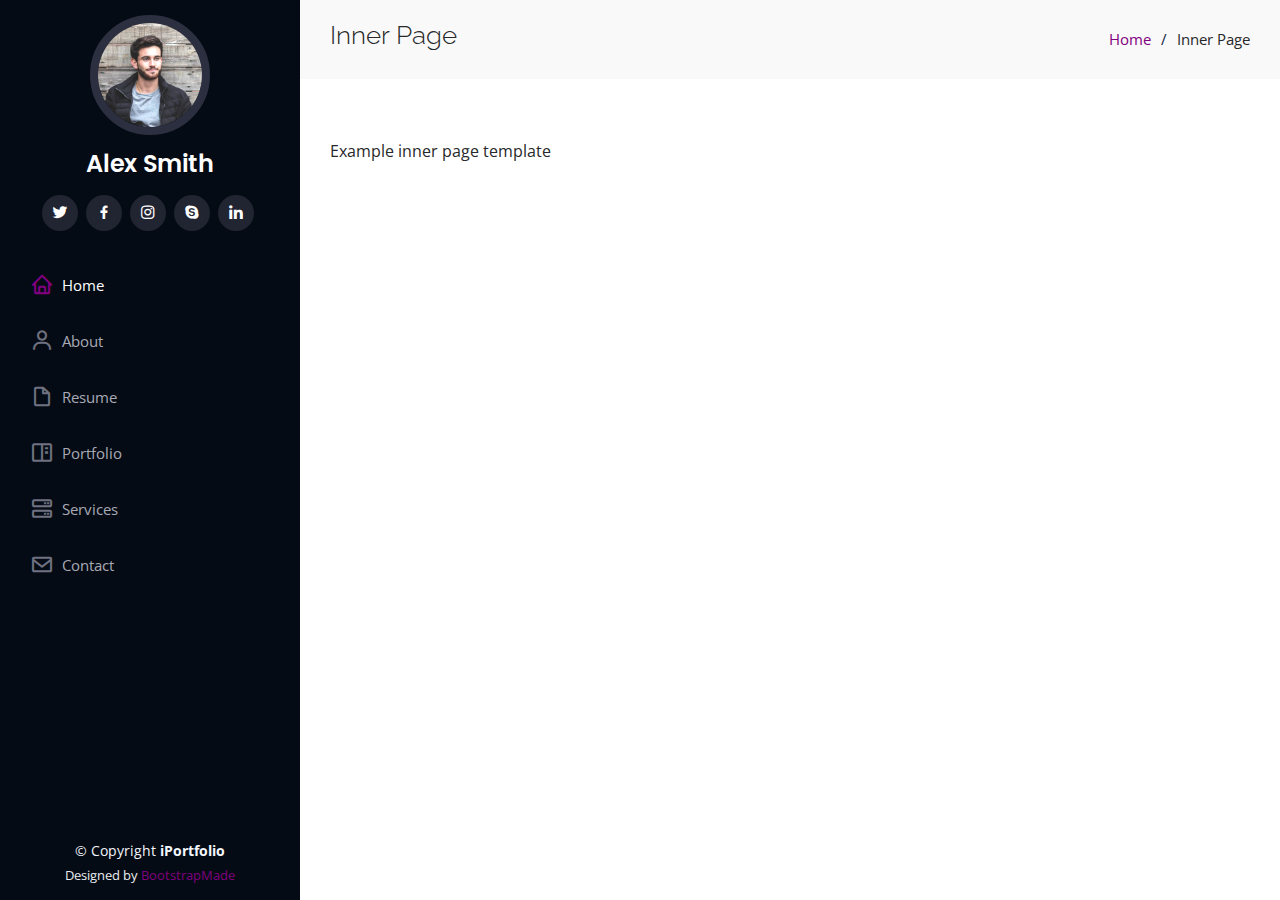
<file: inner-page.html>
<!DOCTYPE html>
<html lang="en">

<head>
  <meta charset="utf-8">
  <meta content="width=device-width, initial-scale=1.0" name="viewport">

  <title>Inner Page - iPortfolio Bootstrap Template</title>
  <meta content="" name="description">
  <meta content="" name="keywords">

  <!-- Favicons -->
  <link href="assets/img/favicon.png" rel="icon">
  <link href="assets/img/apple-touch-icon.png" rel="apple-touch-icon">

  <!-- Google Fonts -->
  <link href="https://fonts.googleapis.com/css?family=Open+Sans:300,300i,400,400i,600,600i,700,700i|Raleway:300,300i,400,400i,500,500i,600,600i,700,700i|Poppins:300,300i,400,400i,500,500i,600,600i,700,700i" rel="stylesheet">

  <!-- Vendor CSS Files -->
  <link href="assets/vendor/aos/aos.css" rel="stylesheet">
  <link href="assets/vendor/bootstrap/css/bootstrap.min.css" rel="stylesheet">
  <link href="assets/vendor/bootstrap-icons/bootstrap-icons.css" rel="stylesheet">
  <link href="assets/vendor/boxicons/css/boxicons.min.css" rel="stylesheet">
  <link href="assets/vendor/glightbox/css/glightbox.min.css" rel="stylesheet">
  <link href="assets/vendor/swiper/swiper-bundle.min.css" rel="stylesheet">

  <!-- Template Main CSS File -->
  <link href="assets/css/style.css" rel="stylesheet">

  <!-- =======================================================
  * Template Name: iPortfolio
  * Updated: Jan 29 2024 with Bootstrap v5.3.2
  * Template URL: https://bootstrapmade.com/iportfolio-bootstrap-portfolio-websites-template/
  * Author: BootstrapMade.com
  * License: https://bootstrapmade.com/license/
  ======================================================== -->
</head>

<body>

  <!-- ======= Mobile nav toggle button ======= -->
  <i class="bi bi-list mobile-nav-toggle d-xl-none"></i>

  <!-- ======= Header ======= -->
  <header id="header">
    <div class="d-flex flex-column">

      <div class="profile">
        <img src="assets/img/profile-img.jpg" alt="" class="img-fluid rounded-circle">
        <h1 class="text-light"><a href="index.html">Alex Smith</a></h1>
        <div class="social-links mt-3 text-center">
          <a href="#" class="twitter"><i class="bx bxl-twitter"></i></a>
          <a href="#" class="facebook"><i class="bx bxl-facebook"></i></a>
          <a href="#" class="instagram"><i class="bx bxl-instagram"></i></a>
          <a href="#" class="google-plus"><i class="bx bxl-skype"></i></a>
          <a href="#" class="linkedin"><i class="bx bxl-linkedin"></i></a>
        </div>
      </div>

      <nav id="navbar" class="nav-menu navbar">
        <ul>
          <li><a href="#hero" class="nav-link scrollto active"><i class="bx bx-home"></i> <span>Home</span></a></li>
          <li><a href="#about" class="nav-link scrollto"><i class="bx bx-user"></i> <span>About</span></a></li>
          <li><a href="#resume" class="nav-link scrollto"><i class="bx bx-file-blank"></i> <span>Resume</span></a></li>
          <li><a href="#portfolio" class="nav-link scrollto"><i class="bx bx-book-content"></i> <span>Portfolio</span></a></li>
          <li><a href="#services" class="nav-link scrollto"><i class="bx bx-server"></i> <span>Services</span></a></li>
          <li><a href="#contact" class="nav-link scrollto"><i class="bx bx-envelope"></i> <span>Contact</span></a></li>
        </ul>
      </nav><!-- .nav-menu -->
    </div>
  </header><!-- End Header -->

  <main id="main">

    <!-- ======= Breadcrumbs ======= -->
    <section class="breadcrumbs">
      <div class="container">

        <div class="d-flex justify-content-between align-items-center">
          <h2>Inner Page</h2>
          <ol>
            <li><a href="index.html">Home</a></li>
            <li>Inner Page</li>
          </ol>
        </div>

      </div>
    </section><!-- End Breadcrumbs -->

    <section class="inner-page">
      <div class="container">
        <p>
          Example inner page template
        </p>
      </div>
    </section>

  </main><!-- End #main -->

  <!-- ======= Footer ======= -->
  <footer id="footer">
    <div class="container">
      <div class="copyright">
        &copy; Copyright <strong><span>iPortfolio</span></strong>
      </div>
      <div class="credits">
        <!-- All the links in the footer should remain intact. -->
        <!-- You can delete the links only if you purchased the pro version. -->
        <!-- Licensing information: https://bootstrapmade.com/license/ -->
        <!-- Purchase the pro version with working PHP/AJAX contact form: https://bootstrapmade.com/iportfolio-bootstrap-portfolio-websites-template/ -->
        Designed by <a href="https://bootstrapmade.com/">BootstrapMade</a>
      </div>
    </div>
  </footer><!-- End  Footer -->

  <a href="#" class="back-to-top d-flex align-items-center justify-content-center"><i class="bi bi-arrow-up-short"></i></a>

  <!-- Vendor JS Files -->
  <script src="assets/vendor/purecounter/purecounter_vanilla.js"></script>
  <script src="assets/vendor/aos/aos.js"></script>
  <script src="assets/vendor/bootstrap/js/bootstrap.bundle.min.js"></script>
  <script src="assets/vendor/glightbox/js/glightbox.min.js"></script>
  <script src="assets/vendor/isotope-layout/isotope.pkgd.min.js"></script>
  <script src="assets/vendor/swiper/swiper-bundle.min.js"></script>
  <script src="assets/vendor/typed.js/typed.umd.js"></script>
  <script src="assets/vendor/waypoints/noframework.waypoints.js"></script>
  <script src="assets/vendor/php-email-form/validate.js"></script>

  <!-- Template Main JS File -->
  <script src="assets/js/main.js"></script>

</body>

</html>
</file>
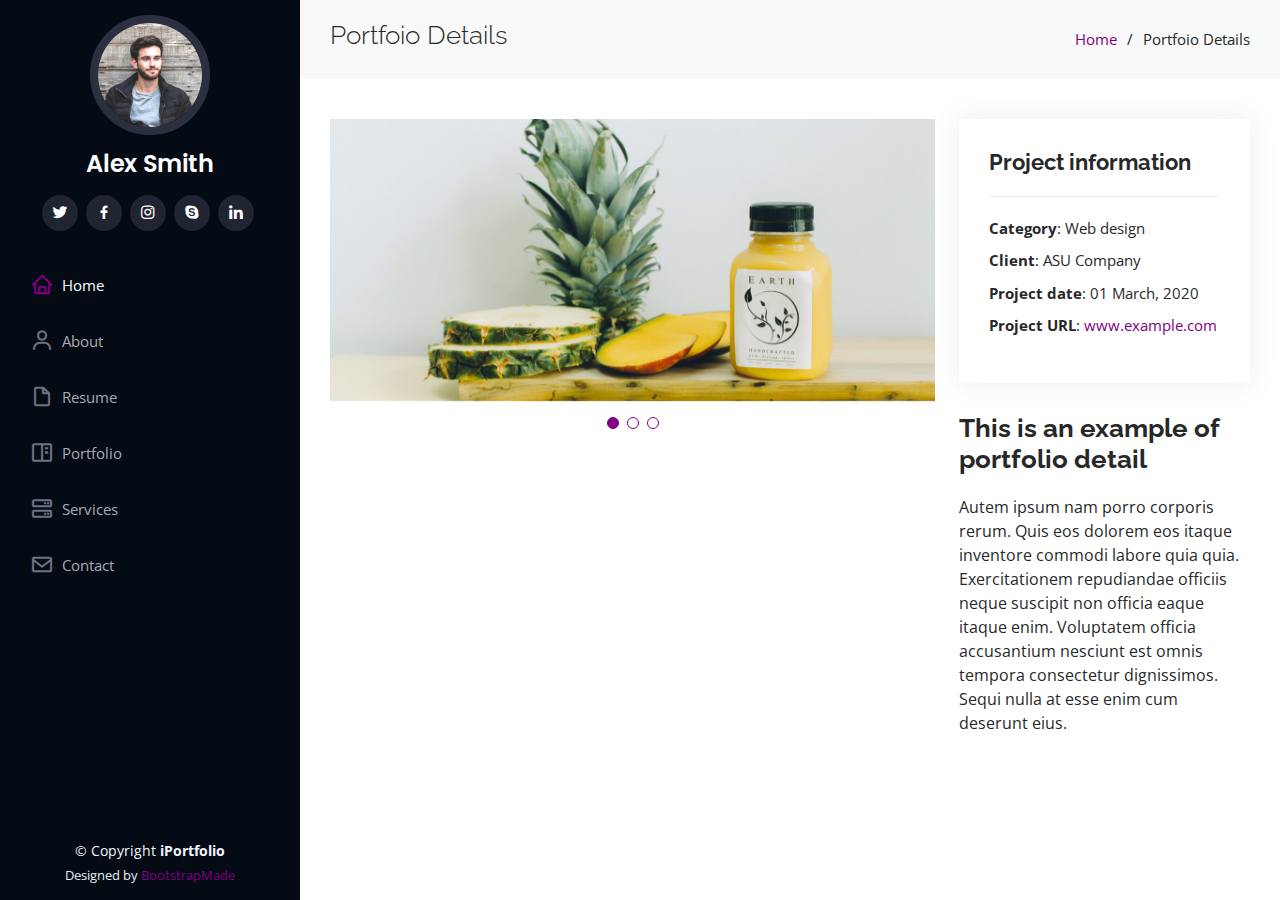
<file: portfolio-details.html>
<!DOCTYPE html>
<html lang="en">

<head>
  <meta charset="utf-8">
  <meta content="width=device-width, initial-scale=1.0" name="viewport">

  <title>Portfolio Details - iPortfolio Bootstrap Template</title>
  <meta content="" name="description">
  <meta content="" name="keywords">

  <!-- Favicons -->
  <link href="assets/img/favicon.png" rel="icon">
  <link href="assets/img/apple-touch-icon.png" rel="apple-touch-icon">

  <!-- Google Fonts -->
  <link href="https://fonts.googleapis.com/css?family=Open+Sans:300,300i,400,400i,600,600i,700,700i|Raleway:300,300i,400,400i,500,500i,600,600i,700,700i|Poppins:300,300i,400,400i,500,500i,600,600i,700,700i" rel="stylesheet">

  <!-- Vendor CSS Files -->
  <link href="assets/vendor/aos/aos.css" rel="stylesheet">
  <link href="assets/vendor/bootstrap/css/bootstrap.min.css" rel="stylesheet">
  <link href="assets/vendor/bootstrap-icons/bootstrap-icons.css" rel="stylesheet">
  <link href="assets/vendor/boxicons/css/boxicons.min.css" rel="stylesheet">
  <link href="assets/vendor/glightbox/css/glightbox.min.css" rel="stylesheet">
  <link href="assets/vendor/swiper/swiper-bundle.min.css" rel="stylesheet">

  <!-- Template Main CSS File -->
  <link href="assets/css/style.css" rel="stylesheet">

  <!-- =======================================================
  * Template Name: iPortfolio
  * Updated: Jan 29 2024 with Bootstrap v5.3.2
  * Template URL: https://bootstrapmade.com/iportfolio-bootstrap-portfolio-websites-template/
  * Author: BootstrapMade.com
  * License: https://bootstrapmade.com/license/
  ======================================================== -->
</head>

<body>

  <!-- ======= Mobile nav toggle button ======= -->
  <i class="bi bi-list mobile-nav-toggle d-xl-none"></i>

  <!-- ======= Header ======= -->
  <header id="header">
    <div class="d-flex flex-column">

      <div class="profile">
        <img src="assets/img/profile-img.jpg" alt="" class="img-fluid rounded-circle">
        <h1 class="text-light"><a href="index.html">Alex Smith</a></h1>
        <div class="social-links mt-3 text-center">
          <a href="#" class="twitter"><i class="bx bxl-twitter"></i></a>
          <a href="#" class="facebook"><i class="bx bxl-facebook"></i></a>
          <a href="#" class="instagram"><i class="bx bxl-instagram"></i></a>
          <a href="#" class="google-plus"><i class="bx bxl-skype"></i></a>
          <a href="#" class="linkedin"><i class="bx bxl-linkedin"></i></a>
        </div>
      </div>

      <nav id="navbar" class="nav-menu navbar">
        <ul>
          <li><a href="#hero" class="nav-link scrollto active"><i class="bx bx-home"></i> <span>Home</span></a></li>
          <li><a href="#about" class="nav-link scrollto"><i class="bx bx-user"></i> <span>About</span></a></li>
          <li><a href="#resume" class="nav-link scrollto"><i class="bx bx-file-blank"></i> <span>Resume</span></a></li>
          <li><a href="#portfolio" class="nav-link scrollto"><i class="bx bx-book-content"></i> <span>Portfolio</span></a></li>
          <li><a href="#services" class="nav-link scrollto"><i class="bx bx-server"></i> <span>Services</span></a></li>
          <li><a href="#contact" class="nav-link scrollto"><i class="bx bx-envelope"></i> <span>Contact</span></a></li>
        </ul>
      </nav><!-- .nav-menu -->
    </div>
  </header><!-- End Header -->

  <main id="main">

    <!-- ======= Breadcrumbs ======= -->
    <section id="breadcrumbs" class="breadcrumbs">
      <div class="container">

        <div class="d-flex justify-content-between align-items-center">
          <h2>Portfoio Details</h2>
          <ol>
            <li><a href="index.html">Home</a></li>
            <li>Portfoio Details</li>
          </ol>
        </div>

      </div>
    </section><!-- End Breadcrumbs -->

    <!-- ======= Portfolio Details Section ======= -->
    <section id="portfolio-details" class="portfolio-details">
      <div class="container">

        <div class="row gy-4">

          <div class="col-lg-8">
            <div class="portfolio-details-slider swiper">
              <div class="swiper-wrapper align-items-center">

                <div class="swiper-slide">
                  <img src="assets/img/portfolio/portfolio-details-1.jpg" alt="">
                </div>

                <div class="swiper-slide">
                  <img src="assets/img/portfolio/portfolio-details-2.jpg" alt="">
                </div>

                <div class="swiper-slide">
                  <img src="assets/img/portfolio/portfolio-details-3.jpg" alt="">
                </div>

              </div>
              <div class="swiper-pagination"></div>
            </div>
          </div>

          <div class="col-lg-4">
            <div class="portfolio-info">
              <h3>Project information</h3>
              <ul>
                <li><strong>Category</strong>: Web design</li>
                <li><strong>Client</strong>: ASU Company</li>
                <li><strong>Project date</strong>: 01 March, 2020</li>
                <li><strong>Project URL</strong>: <a href="#">www.example.com</a></li>
              </ul>
            </div>
            <div class="portfolio-description">
              <h2>This is an example of portfolio detail</h2>
              <p>
                Autem ipsum nam porro corporis rerum. Quis eos dolorem eos itaque inventore commodi labore quia quia. Exercitationem repudiandae officiis neque suscipit non officia eaque itaque enim. Voluptatem officia accusantium nesciunt est omnis tempora consectetur dignissimos. Sequi nulla at esse enim cum deserunt eius.
              </p>
            </div>
          </div>

        </div>

      </div>
    </section><!-- End Portfolio Details Section -->

  </main><!-- End #main -->

  <!-- ======= Footer ======= -->
  <footer id="footer">
    <div class="container">
      <div class="copyright">
        &copy; Copyright <strong><span>iPortfolio</span></strong>
      </div>
      <div class="credits">
        <!-- All the links in the footer should remain intact. -->
        <!-- You can delete the links only if you purchased the pro version. -->
        <!-- Licensing information: https://bootstrapmade.com/license/ -->
        <!-- Purchase the pro version with working PHP/AJAX contact form: https://bootstrapmade.com/iportfolio-bootstrap-portfolio-websites-template/ -->
        Designed by <a href="https://bootstrapmade.com/">BootstrapMade</a>
      </div>
    </div>
  </footer><!-- End  Footer -->

  <a href="#" class="back-to-top d-flex align-items-center justify-content-center"><i class="bi bi-arrow-up-short"></i></a>

  <!-- Vendor JS Files -->
  <script src="assets/vendor/purecounter/purecounter_vanilla.js"></script>
  <script src="assets/vendor/aos/aos.js"></script>
  <script src="assets/vendor/bootstrap/js/bootstrap.bundle.min.js"></script>
  <script src="assets/vendor/glightbox/js/glightbox.min.js"></script>
  <script src="assets/vendor/isotope-layout/isotope.pkgd.min.js"></script>
  <script src="assets/vendor/swiper/swiper-bundle.min.js"></script>
  <script src="assets/vendor/typed.js/typed.umd.js"></script>
  <script src="assets/vendor/waypoints/noframework.waypoints.js"></script>
  <script src="assets/vendor/php-email-form/validate.js"></script>

  <!-- Template Main JS File -->
  <script src="assets/js/main.js"></script>

</body>

</html>
</file>
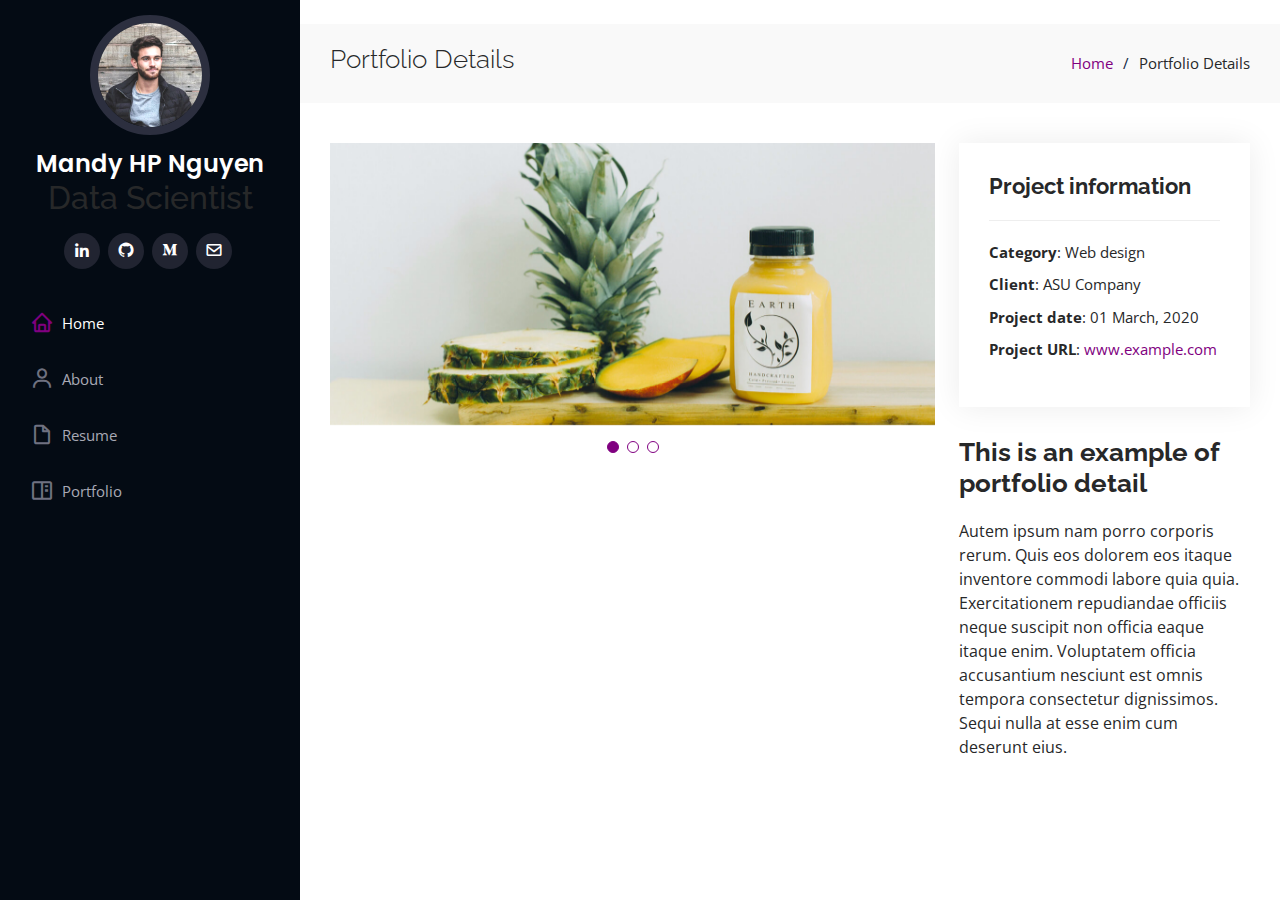
<file: portfolio_sample.html>
<!DOCTYPE html>
<html lang="en" xmlns="http://www.w3.org/1999/html">

<head>

  <!-- Google Analytics tag (gtag.js) -->
  <script async src="https://www.googletagmanager.com/gtag/js?id=G-WLM8MBRCD3"></script>
  <script>
    window.dataLayer = window.dataLayer || [];
    function gtag(){dataLayer.push(arguments);}
    gtag('js', new Date());

    gtag('config', 'G-WLM8MBRCD3');
  </script>

  <!-- Eng of Google Analytics tag (gtag.js) -->

  <meta charset="utf-8">
  <meta content="width=device-width, initial-scale=1.0" name="viewport">

  <title>Portfolio Sample</title>
  <meta name="author" content="Mandy HP Nguyen">
  <meta name="description" content="Mandy HP Nguyen's Data Scientist Resume and Project Portfolio." > #160 characters
  <meta name="keywords" content="data-scientist, data-analyst, database, aws, azure, power-bi, tableu, machine-learning, ai, llm, analytics, predictive, forecast"> #10 keyword phrases

  <!-- Favicons -->
  <link href="assets/img/favicon.png" rel="icon">
  <link href="assets/img/apple-touch-icon.png" rel="apple-touch-icon">

  <!-- Google Fonts -->
  <link href="https://fonts.googleapis.com/css?family=Open+Sans:300,300i,400,400i,600,600i,700,700i|Raleway:300,300i,400,400i,500,500i,600,600i,700,700i|Poppins:300,300i,400,400i,500,500i,600,600i,700,700i" rel="stylesheet">

  <!-- Vendor CSS Files -->
  <link href="assets/vendor/aos/aos.css" rel="stylesheet">
  <link href="assets/vendor/bootstrap/css/bootstrap.min.css" rel="stylesheet">
  <link href="assets/vendor/bootstrap-icons/bootstrap-icons.css" rel="stylesheet">
  <link href="assets/vendor/boxicons/css/boxicons.min.css" rel="stylesheet">
  <link href="assets/vendor/glightbox/css/glightbox.min.css" rel="stylesheet">
  <link href="assets/vendor/swiper/swiper-bundle.min.css" rel="stylesheet">

  <!-- Template Main CSS File -->
  <link href="assets/css/style.css" rel="stylesheet">

</head>

<body>

  <!-- ======= Mobile nav toggle button ======= -->
  <i class="bi bi-list mobile-nav-toggle d-xl-none"></i>

  <!-- ======= Header ======= -->

  <header id="header">
    <div class="d-flex flex-column">

      <div class="profile">
        <img src="assets/img/profile-img.jpg" alt="" class ="img-fluid rounded-circle">
        <h1 class="text-light"><a href="https://bit.ly/Web_MHPN?utm_source=website&utm_medium=web-header-name&utm_campaign=oppo24&utm_id=app24ds-web&utm_content=home">Mandy HP Nguyen</a></h1>
        <h2 style="text-align:center;">Data Scientist</h2>
        <div class="social-links mt-3 text-center">
          <a href="https://bit.ly/LinkedIn_MHPN?utm_source=website&utm_medium=web-header-icon&utm_campaign=oppo24&utm_id=app24ds-linkedin&utm_content=linkedin" target="_blank" class="linkedin"><i class="bx bxl-linkedin"></i></a>
          <a href="https://rebrand.ly/GitHub_MHPN?utm_source=website&utm_medium=web-header-icon&utm_campaign=oppo24&utm_id=app24ds-github&utm_content=github" target="_blank" class="github"><i class="bx bxl-github"></i></a>
          <a href="https://bit.ly/Medium_MHPN?utm_source=website&utm_medium=web-header-icon&utm_campaign=oppo24&utm_id=app24ds-medium&utm_content=medium" target="_blank" class="medium"><i class="bx bxl-medium"></i></a>
          <a href="https://rebrand.ly/Mail_MHPN?utm_source=website&utm_medium=web-header-icon&utm_campaign=oppo24&utm_id=app24ds-mailto&utm_content=email" target="_blank" class="mail"><i class="bx bx-envelope"></i></a>
        </div>
      </div>

      <!-- .nav-menu -->
      <nav id="navbar" class="nav-menu navbar">
        <ul>
          <li><a href="index.html#hero" class="nav-link scrollto active"><i class="bx bx-home"></i> <span>Home</span></a></li>
          <li><a href="index.html#about" class="nav-link scrollto"><i class="bx bx-user"></i> <span>About</span></a></li>
          <li><a href="index.html#resume" class="nav-link scrollto"><i class="bx bx-file-blank"></i> <span>Resume</span></a></li>
          <li><a href="index.html#portfolio" class="nav-link scrollto"><i class="bx bx-book-content"></i> <span>Portfolio</span></a></li>
        </ul>
      </nav>
      <!-- .nav-menu -->

    </div>
  </header>

  <!-- End Header -->

  <main id="main">

    <!-- ======= Breadcrumbs ======= -->
    <section id="breadcrumbs" class="breadcrumbs">
      <div class="container">

        <div class="d-flex justify-content-between align-items-center">
          <h2>Portfolio Details</h2>
          <ol>
            <li><a href="index.html">Home</a></li>
            <li>Portfolio Details</li>
          </ol>
        </div>

      </div>
    </section>

    <!-- End Breadcrumbs -->

    <!-- ======= Portfolio Details Section ======= -->
    <section id="portfolio-details" class="portfolio-details">
      <div class="container">

        <div class="row gy-4">

          <div class="col-lg-8">
            <div class="portfolio-details-slider swiper">
              <div class="swiper-wrapper align-items-center">

                <div class="swiper-slide">
                  <img src="assets/img/portfolio/portfolio-details-1.jpg" alt="">
                </div>

                <div class="swiper-slide">
                  <img src="assets/img/portfolio/portfolio-details-2.jpg" alt="">
                </div>

                <div class="swiper-slide">
                  <img src="assets/img/portfolio/portfolio-details-3.jpg" alt="">
                </div>

              </div>
              <div class="swiper-pagination"></div>
            </div>
          </div>

          <div class="col-lg-4">
            <div class="portfolio-info">
              <h3>Project information</h3>
              <ul>
                <li><strong>Category</strong>: Web design</li>
                <li><strong>Client</strong>: ASU Company</li>
                <li><strong>Project date</strong>: 01 March, 2020</li>
                <li><strong>Project URL</strong>: <a href="#">www.example.com</a></li>
              </ul>
            </div>
            <div class="portfolio-description">
              <h2>This is an example of portfolio detail</h2>
              <p>
                Autem ipsum nam porro corporis rerum. Quis eos dolorem eos itaque inventore commodi labore quia quia. Exercitationem repudiandae officiis neque suscipit non officia eaque itaque enim. Voluptatem officia accusantium nesciunt est omnis tempora consectetur dignissimos. Sequi nulla at esse enim cum deserunt eius.
              </p>
            </div>
          </div>

        </div>

      </div>
    </section>

    <!-- End Portfolio Details Section -->

  </main>

  <!-- End #main -->


  <a href="#" class="back-to-top d-flex align-items-center justify-content-center"><i class="bi bi-arrow-up-short"></i></a>

  <!-- Vendor JS Files -->
  <script src="assets/vendor/purecounter/purecounter_vanilla.js"></script>
  <script src="assets/vendor/aos/aos.js"></script>
  <script src="assets/vendor/bootstrap/js/bootstrap.bundle.min.js"></script>
  <script src="assets/vendor/glightbox/js/glightbox.min.js"></script>
  <script src="assets/vendor/isotope-layout/isotope.pkgd.min.js"></script>
  <script src="assets/vendor/swiper/swiper-bundle.min.js"></script>
  <script src="assets/vendor/typed.js/typed.umd.js"></script>
  <script src="assets/vendor/waypoints/noframework.waypoints.js"></script>
  <script src="assets/vendor/php-email-form/validate.js"></script>

  <!-- Template Main JS File -->
  <script src="assets/js/main.js"></script>

</body>

</html>
</file>
<file: css/transition-animations.css>
/* animation sets */

/* move from / to  */

.pt-page-moveToLeft {
	-webkit-animation: moveToLeft .6s ease both;
	animation: moveToLeft .6s ease both;
}

.pt-page-moveFromLeft {
	-webkit-animation: moveFromLeft .6s ease both;
	animation: moveFromLeft .6s ease both;
}

.pt-page-moveToRight {
	-webkit-animation: moveToRight .6s ease both;
	animation: moveToRight .6s ease both;
}

.pt-page-moveFromRight {
	-webkit-animation: moveFromRight .6s ease both;
	animation: moveFromRight .6s ease both;
}

.pt-page-moveToTop {
	-webkit-animation: moveToTop .6s ease both;
	animation: moveToTop .6s ease both;
}

.pt-page-moveFromTop {
	-webkit-animation: moveFromTop .6s ease both;
	animation: moveFromTop .6s ease both;
}

.pt-page-moveToBottom {
	-webkit-animation: moveToBottom .6s ease both;
	animation: moveToBottom .6s ease both;
}

.pt-page-moveFromBottom {
	-webkit-animation: moveFromBottom .6s ease both;
	animation: moveFromBottom .6s ease both;
}

/* fade */

.pt-page-fade {
	-webkit-animation: fade .7s ease both;
	animation: fade .7s ease both;
}

/* move from / to and fade */

.pt-page-moveToLeftFade {
	-webkit-animation: moveToLeftFade .7s ease both;
	animation: moveToLeftFade .7s ease both;
}

.pt-page-moveFromLeftFade {
	-webkit-animation: moveFromLeftFade .7s ease both;
	animation: moveFromLeftFade .7s ease both;
}

.pt-page-moveToRightFade {
	-webkit-animation: moveToRightFade .7s ease both;
	animation: moveToRightFade .7s ease both;
}

.pt-page-moveFromRightFade {
	-webkit-animation: moveFromRightFade .7s ease both;
	animation: moveFromRightFade .7s ease both;
}

.pt-page-moveToTopFade {
	-webkit-animation: moveToTopFade .7s ease both;
	animation: moveToTopFade .7s ease both;
}

.pt-page-moveFromTopFade {
	-webkit-animation: moveFromTopFade .7s ease both;
	animation: moveFromTopFade .7s ease both;
}

.pt-page-moveToBottomFade {
	-webkit-animation: moveToBottomFade .7s ease both;
	animation: moveToBottomFade .7s ease both;
}

.pt-page-moveFromBottomFade {
	-webkit-animation: moveFromBottomFade .7s ease both;
	animation: moveFromBottomFade .7s ease both;
}

/* move to with different easing */

.pt-page-moveToLeftEasing {
	-webkit-animation: moveToLeft .7s ease-in-out both;
	animation: moveToLeft .7s ease-in-out both;
}
.pt-page-moveToRightEasing {
	-webkit-animation: moveToRight .7s ease-in-out both;
	animation: moveToRight .7s ease-in-out both;
}
.pt-page-moveToTopEasing {
	-webkit-animation: moveToTop .7s ease-in-out both;
	animation: moveToTop .7s ease-in-out both;
}
.pt-page-moveToBottomEasing {
	-webkit-animation: moveToBottom .7s ease-in-out both;
	animation: moveToBottom .7s ease-in-out both;
}

/********************************* keyframes **************************************/

/* move from / to  */

@-webkit-keyframes moveToLeft {
	from { }
	to { -webkit-transform: translateX(-100%); }
}
@keyframes moveToLeft {
	from { }
	to { -webkit-transform: translateX(-100%); transform: translateX(-100%); }
}

@-webkit-keyframes moveFromLeft {
	from { -webkit-transform: translateX(-100%); }
}
@keyframes moveFromLeft {
	from { -webkit-transform: translateX(-100%); transform: translateX(-100%); }
}

@-webkit-keyframes moveToRight { 
	from { }
	to { -webkit-transform: translateX(100%); }
}
@keyframes moveToRight { 
	from { }
	to { -webkit-transform: translateX(100%); transform: translateX(100%); }
}

@-webkit-keyframes moveFromRight {
	from { -webkit-transform: translateX(100%); }
}
@keyframes moveFromRight {
	from { -webkit-transform: translateX(100%); transform: translateX(100%); }
}

@-webkit-keyframes moveToTop {
	from { }
	to { -webkit-transform: translateY(-100%); }
}
@keyframes moveToTop {
	from { }
	to { -webkit-transform: translateY(-100%); transform: translateY(-100%); }
}

@-webkit-keyframes moveFromTop {
	from { -webkit-transform: translateY(-100%); }
}
@keyframes moveFromTop {
	from { -webkit-transform: translateY(-100%); transform: translateY(-100%); }
}

@-webkit-keyframes moveToBottom {
	from { }
	to { -webkit-transform: translateY(100%); }
}
@keyframes moveToBottom {
	from { }
	to { -webkit-transform: translateY(100%); transform: translateY(100%); }
}

@-webkit-keyframes moveFromBottom {
	from { -webkit-transform: translateY(100%); }
}
@keyframes moveFromBottom {
	from { -webkit-transform: translateY(100%); transform: translateY(100%); }
}

/* fade */

@-webkit-keyframes fade {
	from { }
	to { opacity: 0.3; }
}
@keyframes fade {
	from { }
	to { opacity: 0.3; }
}

/* move from / to and fade */

@-webkit-keyframes moveToLeftFade {
	from { }
	to { opacity: 0.3; -webkit-transform: translateX(-100%); }
}
@keyframes moveToLeftFade {
	from { }
	to { opacity: 0.3; -webkit-transform: translateX(-100%); transform: translateX(-100%); }
}

@-webkit-keyframes moveFromLeftFade {
	from { opacity: 0.3; -webkit-transform: translateX(-100%); }
}
@keyframes moveFromLeftFade {
	from { opacity: 0.3; -webkit-transform: translateX(-100%); transform: translateX(-100%); }
}

@-webkit-keyframes moveToRightFade {
	from { }
	to { opacity: 0.3; -webkit-transform: translateX(100%); }
}
@keyframes moveToRightFade {
	from { }
	to { opacity: 0.3; -webkit-transform: translateX(100%); transform: translateX(100%); }
}

@-webkit-keyframes moveFromRightFade {
	from { opacity: 0.3; -webkit-transform: translateX(100%); }
}
@keyframes moveFromRightFade {
	from { opacity: 0.3; -webkit-transform: translateX(100%); transform: translateX(100%); }
}

@-webkit-keyframes moveToTopFade {
	from { }
	to { opacity: 0.3; -webkit-transform: translateY(-100%); }
}
@keyframes moveToTopFade {
	from { }
	to { opacity: 0.3; -webkit-transform: translateY(-100%); transform: translateY(-100%); }
}

@-webkit-keyframes moveFromTopFade {
	from { opacity: 0.3; -webkit-transform: translateY(-100%); }
}
@keyframes moveFromTopFade {
	from { opacity: 0.3; -webkit-transform: translateY(-100%); transform: translateY(-100%); }
}

@-webkit-keyframes moveToBottomFade {
	from { }
	to { opacity: 0.3; -webkit-transform: translateY(100%); }
}
@keyframes moveToBottomFade {
	from { }
	to { opacity: 0.3; -webkit-transform: translateY(100%); transform: translateY(100%); }
}

@-webkit-keyframes moveFromBottomFade {
	from { opacity: 0.3; -webkit-transform: translateY(100%); }
}
@keyframes moveFromBottomFade {
	from { opacity: 0.3; -webkit-transform: translateY(100%); transform: translateY(100%); }
}

/* scale and fade */

.pt-page-scaleDown {
	-webkit-animation: scaleDown .7s ease both;
	animation: scaleDown .7s ease both;
}

.pt-page-scaleUp {
	-webkit-animation: scaleUp .7s ease both;
	animation: scaleUp .7s ease both;
}

.pt-page-scaleUpDown {
	-webkit-animation: scaleUpDown .5s ease both;
	animation: scaleUpDown .5s ease both;
}

.pt-page-scaleDownUp {
	-webkit-animation: scaleDownUp .5s ease both;
	animation: scaleDownUp .5s ease both;
}

.pt-page-scaleDownCenter {
	-webkit-animation: scaleDownCenter .4s ease-in both;
	animation: scaleDownCenter .4s ease-in both;
}

.pt-page-scaleUpCenter {
	-webkit-animation: scaleUpCenter .4s ease-out both;
	animation: scaleUpCenter .4s ease-out both;
}

/********************************* keyframes **************************************/

/* scale and fade */

@-webkit-keyframes scaleDown {
	from { }
	to { opacity: 0; -webkit-transform: scale(.8); }
}
@keyframes scaleDown {
	from { }
	to { opacity: 0; -webkit-transform: scale(.8); transform: scale(.8); }
}

@-webkit-keyframes scaleUp {
	from { opacity: 0; -webkit-transform: scale(.8); }
}
@keyframes scaleUp {
	from { opacity: 0; -webkit-transform: scale(.8); transform: scale(.8); }
}

@-webkit-keyframes scaleUpDown {
	from { opacity: 0; -webkit-transform: scale(1.2); }
}
@keyframes scaleUpDown {
	from { opacity: 0; -webkit-transform: scale(1.2); transform: scale(1.2); }
}

@-webkit-keyframes scaleDownUp {
	from { }
	to { opacity: 0; -webkit-transform: scale(1.2); }
}
@keyframes scaleDownUp {
	from { }
	to { opacity: 0; -webkit-transform: scale(1.2); transform: scale(1.2); }
}

@-webkit-keyframes scaleDownCenter {
	from { }
	to { opacity: 0; -webkit-transform: scale(.7); }
}
@keyframes scaleDownCenter {
	from { }
	to { opacity: 0; -webkit-transform: scale(.7); transform: scale(.7); }
}

@-webkit-keyframes scaleUpCenter {
	from { opacity: 0; -webkit-transform: scale(.7); }
}
@keyframes scaleUpCenter {
	from { opacity: 0; -webkit-transform: scale(.7); transform: scale(.7); }
}

/* rotate sides first and scale */

.pt-page-rotateRightSideFirst {
	-webkit-transform-origin: 0% 50%;
	transform-origin: 0% 50%;
	-webkit-animation: rotateRightSideFirst .8s both ease-in;
	animation: rotateRightSideFirst .8s both ease-in;
}
.pt-page-rotateLeftSideFirst {
	-webkit-transform-origin: 100% 50%;
	transform-origin: 100% 50%;
	-webkit-animation: rotateLeftSideFirst .8s both ease-in;
	animation: rotateLeftSideFirst .8s both ease-in;
}
.pt-page-rotateTopSideFirst {
	-webkit-transform-origin: 50% 100%;
	transform-origin: 50% 100%;
	-webkit-animation: rotateTopSideFirst .8s both ease-in;
	animation: rotateTopSideFirst .8s both ease-in;
}
.pt-page-rotateBottomSideFirst {
	-webkit-transform-origin: 50% 0%;
	transform-origin: 50% 0%;
	-webkit-animation: rotateBottomSideFirst .8s both ease-in;
	animation: rotateBottomSideFirst .8s both ease-in;
}

/* flip */

.pt-page-flipOutRight {
	-webkit-transform-origin: 50% 50%;
	transform-origin: 50% 50%;
	-webkit-animation: flipOutRight .5s both ease-in;
	animation: flipOutRight .5s both ease-in;
}
.pt-page-flipInLeft {
	-webkit-transform-origin: 50% 50%;
	transform-origin: 50% 50%;
	-webkit-animation: flipInLeft .5s both ease-out;
	animation: flipInLeft .5s both ease-out;
}
.pt-page-flipOutLeft {
	-webkit-transform-origin: 50% 50%;
	transform-origin: 50% 50%;
	-webkit-animation: flipOutLeft .5s both ease-in;
	animation: flipOutLeft .5s both ease-in;
}
.pt-page-flipInRight {
	-webkit-transform-origin: 50% 50%;
	transform-origin: 50% 50%;
	-webkit-animation: flipInRight .5s both ease-out;
	animation: flipInRight .5s both ease-out;
}
.pt-page-flipOutTop {
	-webkit-transform-origin: 50% 50%;
	transform-origin: 50% 50%;
	-webkit-animation: flipOutTop .5s both ease-in;
	animation: flipOutTop .5s both ease-in;
}
.pt-page-flipInBottom {
	-webkit-transform-origin: 50% 50%;
	transform-origin: 50% 50%;
	-webkit-animation: flipInBottom .5s both ease-out;
	animation: flipInBottom .5s both ease-out;
}
.pt-page-flipOutBottom {
	-webkit-transform-origin: 50% 50%;
	transform-origin: 50% 50%;
	-webkit-animation: flipOutBottom .5s both ease-in;
	animation: flipOutBottom .5s both ease-in;
}
.pt-page-flipInTop {
	-webkit-transform-origin: 50% 50%;
	transform-origin: 50% 50%;
	-webkit-animation: flipInTop .5s both ease-out;
	animation: flipInTop .5s both ease-out;
}

/* rotate fall */

.pt-page-rotateFall {
	-webkit-transform-origin: 0% 0%;
	transform-origin: 0% 0%;
	-webkit-animation: rotateFall 1s both ease-in;
	animation: rotateFall 1s both ease-in;
}

/* rotate newspaper */
.pt-page-rotateOutNewspaper {
	-webkit-transform-origin: 50% 50%;
	transform-origin: 50% 50%;
	-webkit-animation: rotateOutNewspaper .5s both ease-in;
	animation: rotateOutNewspaper .5s both ease-in;
}
.pt-page-rotateInNewspaper {
	-webkit-transform-origin: 50% 50%;
	transform-origin: 50% 50%;
	-webkit-animation: rotateInNewspaper .5s both ease-out;
	animation: rotateInNewspaper .5s both ease-out;
}

/* push */
.pt-page-rotatePushLeft {
	-webkit-transform-origin: 0% 50%;
	transform-origin: 0% 50%;
	-webkit-animation: rotatePushLeft .8s both ease;
	animation: rotatePushLeft .8s both ease;
}
.pt-page-rotatePushRight {
	-webkit-transform-origin: 100% 50%;
	transform-origin: 100% 50%;
	-webkit-animation: rotatePushRight .8s both ease;
	animation: rotatePushRight .8s both ease;
}
.pt-page-rotatePushTop {
	-webkit-transform-origin: 50% 0%;
	transform-origin: 50% 0%;
	-webkit-animation: rotatePushTop .8s both ease;
	animation: rotatePushTop .8s both ease;
}
.pt-page-rotatePushBottom {
	-webkit-transform-origin: 50% 100%;
	transform-origin: 50% 100%;
	-webkit-animation: rotatePushBottom .8s both ease;
	animation: rotatePushBottom .8s both ease;
}

/* pull */
.pt-page-rotatePullRight {
	-webkit-transform-origin: 100% 50%;
	transform-origin: 100% 50%;
	-webkit-animation: rotatePullRight .5s both ease;
	animation: rotatePullRight .5s both ease;
}
.pt-page-rotatePullLeft {
	-webkit-transform-origin: 0% 50%;
	transform-origin: 0% 50%;
	-webkit-animation: rotatePullLeft .5s both ease;
	animation: rotatePullLeft .5s both ease;
}
.pt-page-rotatePullTop {
	-webkit-transform-origin: 50% 0%;
	transform-origin: 50% 0%;
	-webkit-animation: rotatePullTop .5s both ease;
	animation: rotatePullTop .5s both ease;
}
.pt-page-rotatePullBottom {
	-webkit-transform-origin: 50% 100%;
	transform-origin: 50% 100%;
	-webkit-animation: rotatePullBottom .5s both ease;
	animation: rotatePullBottom .5s both ease;
}

/* fold */
.pt-page-rotateFoldRight {
	-webkit-transform-origin: 0% 50%;
	transform-origin: 0% 50%;
	-webkit-animation: rotateFoldRight .7s both ease;
	animation: rotateFoldRight .7s both ease;
}
.pt-page-rotateFoldLeft {
	-webkit-transform-origin: 100% 50%;
	transform-origin: 100% 50%;
	-webkit-animation: rotateFoldLeft .7s both ease;
	animation: rotateFoldLeft .7s both ease;
}
.pt-page-rotateFoldTop {
	-webkit-transform-origin: 50% 100%;
	transform-origin: 50% 100%;
	-webkit-animation: rotateFoldTop .7s both ease;
	animation: rotateFoldTop .7s both ease;
}
.pt-page-rotateFoldBottom {
	-webkit-transform-origin: 50% 0%;
	transform-origin: 50% 0%;
	-webkit-animation: rotateFoldBottom .7s both ease;
	animation: rotateFoldBottom .7s both ease;
}

/* unfold */
.pt-page-rotateUnfoldLeft {
	-webkit-transform-origin: 100% 50%;
	transform-origin: 100% 50%;
	-webkit-animation: rotateUnfoldLeft .7s both ease;
	animation: rotateUnfoldLeft .7s both ease;
}
.pt-page-rotateUnfoldRight {
	-webkit-transform-origin: 0% 50%;
	transform-origin: 0% 50%;
	-webkit-animation: rotateUnfoldRight .7s both ease;
	animation: rotateUnfoldRight .7s both ease;
}
.pt-page-rotateUnfoldTop {
	-webkit-transform-origin: 50% 100%;
	transform-origin: 50% 100%;
	-webkit-animation: rotateUnfoldTop .7s both ease;
	animation: rotateUnfoldTop .7s both ease;
}
.pt-page-rotateUnfoldBottom {
	-webkit-transform-origin: 50% 0%;
	transform-origin: 50% 0%;
	-webkit-animation: rotateUnfoldBottom .7s both ease;
	animation: rotateUnfoldBottom .7s both ease;
}

/* room walls */
.pt-page-rotateRoomLeftOut {
	-webkit-transform-origin: 100% 50%;
	transform-origin: 100% 50%;
	-webkit-animation: rotateRoomLeftOut .8s both ease;
	animation: rotateRoomLeftOut .8s both ease;
}
.pt-page-rotateRoomLeftIn {
	-webkit-transform-origin: 0% 50%;
	transform-origin: 0% 50%;
	-webkit-animation: rotateRoomLeftIn .8s both ease;
	animation: rotateRoomLeftIn .8s both ease;
}
.pt-page-rotateRoomRightOut {
	-webkit-transform-origin: 0% 50%;
	transform-origin: 0% 50%;
	-webkit-animation: rotateRoomRightOut .8s both ease;
	animation: rotateRoomRightOut .8s both ease;
}
.pt-page-rotateRoomRightIn {
	-webkit-transform-origin: 100% 50%;
	transform-origin: 100% 50%;
	-webkit-animation: rotateRoomRightIn .8s both ease;
	animation: rotateRoomRightIn .8s both ease;
}
.pt-page-rotateRoomTopOut {
	-webkit-transform-origin: 50% 100%;
	transform-origin: 50% 100%;
	-webkit-animation: rotateRoomTopOut .8s both ease;
	animation: rotateRoomTopOut .8s both ease;
}
.pt-page-rotateRoomTopIn {
	-webkit-transform-origin: 50% 0%;
	transform-origin: 50% 0%;
	-webkit-animation: rotateRoomTopIn .8s both ease;
	animation: rotateRoomTopIn .8s both ease;
}
.pt-page-rotateRoomBottomOut {
	-webkit-transform-origin: 50% 0%;
	transform-origin: 50% 0%;
	-webkit-animation: rotateRoomBottomOut .8s both ease;
	animation: rotateRoomBottomOut .8s both ease;
}
.pt-page-rotateRoomBottomIn {
	-webkit-transform-origin: 50% 100%;
	transform-origin: 50% 100%;
	-webkit-animation: rotateRoomBottomIn .8s both ease;
	animation: rotateRoomBottomIn .8s both ease;
}

/* cube */
.pt-page-rotateCubeLeftOut {
	-webkit-transform-origin: 100% 50%;
	transform-origin: 100% 50%;
	-webkit-animation: rotateCubeLeftOut .6s both ease-in;
	animation: rotateCubeLeftOut .6s both ease-in;
}
.pt-page-rotateCubeLeftIn {
	-webkit-transform-origin: 0% 50%;
	transform-origin: 0% 50%;
	-webkit-animation: rotateCubeLeftIn .6s both ease-in;
	animation: rotateCubeLeftIn .6s both ease-in;
}
.pt-page-rotateCubeRightOut {
	-webkit-transform-origin: 0% 50%;
	transform-origin: 0% 50%;
	-webkit-animation: rotateCubeRightOut .6s both ease-in;
	animation: rotateCubeRightOut .6s both ease-in;
}
.pt-page-rotateCubeRightIn {
	-webkit-transform-origin: 100% 50%;
	transform-origin: 100% 50%;
	-webkit-animation: rotateCubeRightIn .6s both ease-in;
	animation: rotateCubeRightIn .6s both ease-in;
}
.pt-page-rotateCubeTopOut {
	-webkit-transform-origin: 50% 100%;
	transform-origin: 50% 100%;
	-webkit-animation: rotateCubeTopOut .6s both ease-in;
	animation: rotateCubeTopOut .6s both ease-in;
}
.pt-page-rotateCubeTopIn {
	-webkit-transform-origin: 50% 0%;
	transform-origin: 50% 0%;
	-webkit-animation: rotateCubeTopIn .6s both ease-in;
	animation: rotateCubeTopIn .6s both ease-in;
}
.pt-page-rotateCubeBottomOut {
	-webkit-transform-origin: 50% 0%;
	transform-origin: 50% 0%;
	-webkit-animation: rotateCubeBottomOut .6s both ease-in;
	animation: rotateCubeBottomOut .6s both ease-in;
}
.pt-page-rotateCubeBottomIn {
	-webkit-transform-origin: 50% 100%;
	transform-origin: 50% 100%;
	-webkit-animation: rotateCubeBottomIn .6s both ease-in;
	animation: rotateCubeBottomIn .6s both ease-in;
}

/* carousel */
.pt-page-rotateCarouselLeftOut {
	-webkit-transform-origin: 100% 50%;
	transform-origin: 100% 50%;
	-webkit-animation: rotateCarouselLeftOut .8s both ease;
	animation: rotateCarouselLeftOut .8s both ease;
}
.pt-page-rotateCarouselLeftIn {
	-webkit-transform-origin: 0% 50%;
	transform-origin: 0% 50%;
	-webkit-animation: rotateCarouselLeftIn .8s both ease;
	animation: rotateCarouselLeftIn .8s both ease;
}
.pt-page-rotateCarouselRightOut {
	-webkit-transform-origin: 0% 50%;
	transform-origin: 0% 50%;
	-webkit-animation: rotateCarouselRightOut .8s both ease;
	animation: rotateCarouselRightOut .8s both ease;
}
.pt-page-rotateCarouselRightIn {
	-webkit-transform-origin: 100% 50%;
	transform-origin: 100% 50%;
	-webkit-animation: rotateCarouselRightIn .8s both ease;
	animation: rotateCarouselRightIn .8s both ease;
}
.pt-page-rotateCarouselTopOut {
	-webkit-transform-origin: 50% 100%;
	transform-origin: 50% 100%;
	-webkit-animation: rotateCarouselTopOut .8s both ease;
	animation: rotateCarouselTopOut .8s both ease;
}
.pt-page-rotateCarouselTopIn {
	-webkit-transform-origin: 50% 0%;
	transform-origin: 50% 0%;
	-webkit-animation: rotateCarouselTopIn .8s both ease;
	animation: rotateCarouselTopIn .8s both ease;
}
.pt-page-rotateCarouselBottomOut {
	-webkit-transform-origin: 50% 0%;
	transform-origin: 50% 0%;
	-webkit-animation: rotateCarouselBottomOut .8s both ease;
	animation: rotateCarouselBottomOut .8s both ease;
}
.pt-page-rotateCarouselBottomIn {
	-webkit-transform-origin: 50% 100%;
	transform-origin: 50% 100%;
	-webkit-animation: rotateCarouselBottomIn .8s both ease;
	animation: rotateCarouselBottomIn .8s both ease;
}

/* sides */
.pt-page-rotateSidesOut {
	-webkit-transform-origin: -50% 50%;
	transform-origin: -50% 50%;
	-webkit-animation: rotateSidesOut .5s both ease-in;
	animation: rotateSidesOut .5s both ease-in;
}
.pt-page-rotateSidesIn {
	-webkit-transform-origin: 150% 50%;
	transform-origin: 150% 50%;
	-webkit-animation: rotateSidesIn .5s both ease-out;
	animation: rotateSidesIn .5s both ease-out;
}

/* slide */
.pt-page-rotateSlideOut {
	-webkit-animation: rotateSlideOut 1s both ease;
	animation: rotateSlideOut 1s both ease;
}
.pt-page-rotateSlideIn {
	-webkit-animation: rotateSlideIn 1s both ease;
	animation: rotateSlideIn 1s both ease;
}

/********************************* keyframes **************************************/

/* rotate sides first and scale */

@-webkit-keyframes rotateRightSideFirst {
	0% { }
	40% { -webkit-transform: rotateY(15deg); opacity: .8; -webkit-animation-timing-function: ease-out; }
	100% { -webkit-transform: scale(0.8) translateZ(-200px); opacity:0; }
}
@keyframes rotateRightSideFirst {
	0% { }
	40% { -webkit-transform: rotateY(15deg); transform: rotateY(15deg); opacity: .8; -webkit-animation-timing-function: ease-out; animation-timing-function: ease-out; }
	100% { -webkit-transform: scale(0.8) translateZ(-200px); transform: scale(0.8) translateZ(-200px); opacity:0; }
}

@-webkit-keyframes rotateLeftSideFirst {
	0% { }
	40% { -webkit-transform: rotateY(-15deg); opacity: .8; -webkit-animation-timing-function: ease-out; }
	100% { -webkit-transform: scale(0.8) translateZ(-200px); opacity:0; }
}
@keyframes rotateLeftSideFirst {
	0% { }
	40% { -webkit-transform: rotateY(-15deg); transform: rotateY(-15deg); opacity: .8; -webkit-animation-timing-function: ease-out; animation-timing-function: ease-out; }
	100% { -webkit-transform: scale(0.8) translateZ(-200px); transform: scale(0.8) translateZ(-200px); opacity:0; }
}

@-webkit-keyframes rotateTopSideFirst {
	0% { }
	40% { -webkit-transform: rotateX(15deg); opacity: .8; -webkit-animation-timing-function: ease-out; }
	100% { -webkit-transform: scale(0.8) translateZ(-200px); opacity:0; }
}
@keyframes rotateTopSideFirst {
	0% { }
	40% { -webkit-transform: rotateX(15deg); transform: rotateX(15deg); opacity: .8; -webkit-animation-timing-function: ease-out; animation-timing-function: ease-out; }
	100% { -webkit-transform: scale(0.8) translateZ(-200px); transform: scale(0.8) translateZ(-200px); opacity:0; }
}

@-webkit-keyframes rotateBottomSideFirst {
	0% { }
	40% { -webkit-transform: rotateX(-15deg); opacity: .8; -webkit-animation-timing-function: ease-out; }
	100% { -webkit-transform: scale(0.8) translateZ(-200px); opacity:0; }
}
@keyframes rotateBottomSideFirst {
	0% { }
	40% { -webkit-transform: rotateX(-15deg); transform: rotateX(-15deg); opacity: .8; -webkit-animation-timing-function: ease-out; animation-timing-function: ease-out; }
	100% { -webkit-transform: scale(0.8) translateZ(-200px); transform: scale(0.8) translateZ(-200px); opacity:0; }
}

/* flip */

@-webkit-keyframes flipOutRight {
	from { }
	to { -webkit-transform: translateZ(-1000px) rotateY(90deg); opacity: 0.2; }
}
@keyframes flipOutRight {
	from { }
	to { -webkit-transform: translateZ(-1000px) rotateY(90deg); transform: translateZ(-1000px) rotateY(90deg); opacity: 0.2; }
}

@-webkit-keyframes flipInLeft {
	from { -webkit-transform: translateZ(-1000px) rotateY(-90deg); opacity: 0.2; }
}
@keyframes flipInLeft {
	from { -webkit-transform: translateZ(-1000px) rotateY(-90deg); transform: translateZ(-1000px) rotateY(-90deg); opacity: 0.2; }
}

@-webkit-keyframes flipOutLeft {
	from { }
	to { -webkit-transform: translateZ(-1000px) rotateY(-90deg); opacity: 0.2; }
}
@keyframes flipOutLeft {
	from { }
	to { -webkit-transform: translateZ(-1000px) rotateY(-90deg); transform: translateZ(-1000px) rotateY(-90deg); opacity: 0.2; }
}

@-webkit-keyframes flipInRight {
	from { -webkit-transform: translateZ(-1000px) rotateY(90deg); opacity: 0.2; }
}
@keyframes flipInRight {
	from { -webkit-transform: translateZ(-1000px) rotateY(90deg); transform: translateZ(-1000px) rotateY(90deg); opacity: 0.2; }
}

@-webkit-keyframes flipOutTop {
	from { }
	to { -webkit-transform: translateZ(-1000px) rotateX(90deg); opacity: 0.2; }
}
@keyframes flipOutTop {
	from { }
	to { -webkit-transform: translateZ(-1000px) rotateX(90deg); transform: translateZ(-1000px) rotateX(90deg); opacity: 0.2; }
}

@-webkit-keyframes flipInBottom {
	from { -webkit-transform: translateZ(-1000px) rotateX(-90deg); opacity: 0.2; }
}
@keyframes flipInBottom {
	from { -webkit-transform: translateZ(-1000px) rotateX(-90deg); transform: translateZ(-1000px) rotateX(-90deg); opacity: 0.2; }
}

@-webkit-keyframes flipOutBottom {
	from { }
	to { -webkit-transform: translateZ(-1000px) rotateX(-90deg); opacity: 0.2; }
}
@keyframes flipOutBottom {
	from { }
	to { -webkit-transform: translateZ(-1000px) rotateX(-90deg); transform: translateZ(-1000px) rotateX(-90deg); opacity: 0.2; }
}

@-webkit-keyframes flipInTop {
	from { -webkit-transform: translateZ(-1000px) rotateX(90deg); opacity: 0.2; }
}
@keyframes flipInTop {
	from { -webkit-transform: translateZ(-1000px) rotateX(90deg); transform: translateZ(-1000px) rotateX(90deg); opacity: 0.2; }
}

/* fall */

@-webkit-keyframes rotateFall {
	0% { -webkit-transform: rotateZ(0deg); }
	20% { -webkit-transform: rotateZ(10deg); -webkit-animation-timing-function: ease-out; }
	40% { -webkit-transform: rotateZ(17deg); }
	60% { -webkit-transform: rotateZ(16deg); }
	100% { -webkit-transform: translateY(100%) rotateZ(17deg); }
}
@keyframes rotateFall {
	0% { -webkit-transform: rotateZ(0deg); transform: rotateZ(0deg); }
	20% { -webkit-transform: rotateZ(10deg); transform: rotateZ(10deg); -webkit-animation-timing-function: ease-out; animation-timing-function: ease-out; }
	40% { -webkit-transform: rotateZ(17deg); transform: rotateZ(17deg); }
	60% { -webkit-transform: rotateZ(16deg); transform: rotateZ(16deg); }
	100% { -webkit-transform: translateY(100%) rotateZ(17deg); transform: translateY(100%) rotateZ(17deg); }
}

/* newspaper */

@-webkit-keyframes rotateOutNewspaper {
	from { }
	to { -webkit-transform: translateZ(-3000px) rotateZ(360deg); opacity: 0; }
}
@keyframes rotateOutNewspaper {
	from { }
	to { -webkit-transform: translateZ(-3000px) rotateZ(360deg); transform: translateZ(-3000px) rotateZ(360deg); opacity: 0; }
}

@-webkit-keyframes rotateInNewspaper {
	from { -webkit-transform: translateZ(-3000px) rotateZ(-360deg); opacity: 0; }
}
@keyframes rotateInNewspaper {
	from { -webkit-transform: translateZ(-3000px) rotateZ(-360deg); transform: translateZ(-3000px) rotateZ(-360deg); opacity: 0; }
}

/* push */

@-webkit-keyframes rotatePushLeft {
	from { }
	to { opacity: 0; -webkit-transform: rotateY(90deg); }
}
@keyframes rotatePushLeft {
	from { }
	to { opacity: 0; -webkit-transform: rotateY(90deg); transform: rotateY(90deg); }
}

@-webkit-keyframes rotatePushRight {
	from { }
	to { opacity: 0; -webkit-transform: rotateY(-90deg); }
}
@keyframes rotatePushRight {
	from { }
	to { opacity: 0; -webkit-transform: rotateY(-90deg); transform: rotateY(-90deg); }
}

@-webkit-keyframes rotatePushTop {
	from { }
	to { opacity: 0; -webkit-transform: rotateX(-90deg); }
}
@keyframes rotatePushTop {
	from { }
	to { opacity: 0; -webkit-transform: rotateX(-90deg); transform: rotateX(-90deg); }
}

@-webkit-keyframes rotatePushBottom {
	from { }
	to { opacity: 0; -webkit-transform: rotateX(90deg); }
}
@keyframes rotatePushBottom {
	from { }
	to { opacity: 0; -webkit-transform: rotateX(90deg); transform: rotateX(90deg); }
}

/* pull */

@-webkit-keyframes rotatePullRight {
	from { opacity: 0; -webkit-transform: rotateY(-90deg); }
}
@keyframes rotatePullRight {
	from { opacity: 0; -webkit-transform: rotateY(-90deg); transform: rotateY(-90deg); }
}

@-webkit-keyframes rotatePullLeft {
	from { opacity: 0; -webkit-transform: rotateY(90deg); }
}
@keyframes rotatePullLeft {
	from { opacity: 0; -webkit-transform: rotateY(90deg); transform: rotateY(90deg); }
}

@-webkit-keyframes rotatePullTop {
	from { opacity: 0; -webkit-transform: rotateX(-90deg); }
}
@keyframes rotatePullTop {
	from { opacity: 0; -webkit-transform: rotateX(-90deg); transform: rotateX(-90deg); }
}

@-webkit-keyframes rotatePullBottom {
	from { opacity: 0; -webkit-transform: rotateX(90deg); }
}
@keyframes rotatePullBottom {
	from { opacity: 0; -webkit-transform: rotateX(90deg); transform: rotateX(90deg); }
}

/* fold */

@-webkit-keyframes rotateFoldRight {
	from { }
	to { opacity: 0; -webkit-transform: translateX(100%) rotateY(90deg); }
}
@keyframes rotateFoldRight {
	from { }
	to { opacity: 0; -webkit-transform: translateX(100%) rotateY(90deg); transform: translateX(100%) rotateY(90deg); }
}

@-webkit-keyframes rotateFoldLeft {
	from { }
	to { opacity: 0; -webkit-transform: translateX(-100%) rotateY(-90deg); }
}
@keyframes rotateFoldLeft {
	from { }
	to { opacity: 0; -webkit-transform: translateX(-100%) rotateY(-90deg); transform: translateX(-100%) rotateY(-90deg); }
}

@-webkit-keyframes rotateFoldTop {
	from { }
	to { opacity: 0; -webkit-transform: translateY(-100%) rotateX(90deg); }
}
@keyframes rotateFoldTop {
	from { }
	to { opacity: 0; -webkit-transform: translateY(-100%) rotateX(90deg); transform: translateY(-100%) rotateX(90deg); }
}

@-webkit-keyframes rotateFoldBottom {
	from { }
	to { opacity: 0; -webkit-transform: translateY(100%) rotateX(-90deg); }
}
@keyframes rotateFoldBottom {
	from { }
	to { opacity: 0; -webkit-transform: translateY(100%) rotateX(-90deg); transform: translateY(100%) rotateX(-90deg); }
}

/* unfold */

@-webkit-keyframes rotateUnfoldLeft {
	from { opacity: 0; -webkit-transform: translateX(-100%) rotateY(-90deg); }
}
@keyframes rotateUnfoldLeft {
	from { opacity: 0; -webkit-transform: translateX(-100%) rotateY(-90deg); transform: translateX(-100%) rotateY(-90deg); }
}

@-webkit-keyframes rotateUnfoldRight {
	from { opacity: 0; -webkit-transform: translateX(100%) rotateY(90deg); }
}
@keyframes rotateUnfoldRight {
	from { opacity: 0; -webkit-transform: translateX(100%) rotateY(90deg); transform: translateX(100%) rotateY(90deg); }
}

@-webkit-keyframes rotateUnfoldTop {
	from { opacity: 0; -webkit-transform: translateY(-100%) rotateX(90deg); }
}
@keyframes rotateUnfoldTop {
	from { opacity: 0; -webkit-transform: translateY(-100%) rotateX(90deg); transform: translateY(-100%) rotateX(90deg); }
}

@-webkit-keyframes rotateUnfoldBottom {
	from { opacity: 0; -webkit-transform: translateY(100%) rotateX(-90deg); }
}
@keyframes rotateUnfoldBottom {
	from { opacity: 0; -webkit-transform: translateY(100%) rotateX(-90deg); transform: translateY(100%) rotateX(-90deg); }
}

/* room walls */

@-webkit-keyframes rotateRoomLeftOut {
	from { }
	to { opacity: .3; -webkit-transform: translateX(-100%) rotateY(90deg); }
}
@keyframes rotateRoomLeftOut {
	from { }
	to { opacity: .3; -webkit-transform: translateX(-100%) rotateY(90deg); transform: translateX(-100%) rotateY(90deg); }
}

@-webkit-keyframes rotateRoomLeftIn {
	from { opacity: .3; -webkit-transform: translateX(100%) rotateY(-90deg); }
}
@keyframes rotateRoomLeftIn {
	from { opacity: .3; -webkit-transform: translateX(100%) rotateY(-90deg); transform: translateX(100%) rotateY(-90deg); }
}

@-webkit-keyframes rotateRoomRightOut {
	from { }
	to { opacity: .3; -webkit-transform: translateX(100%) rotateY(-90deg); }
}
@keyframes rotateRoomRightOut {
	from { }
	to { opacity: .3; -webkit-transform: translateX(100%) rotateY(-90deg); transform: translateX(100%) rotateY(-90deg); }
}

@-webkit-keyframes rotateRoomRightIn {
	from { opacity: .3; -webkit-transform: translateX(-100%) rotateY(90deg); }
}
@keyframes rotateRoomRightIn {
	from { opacity: .3; -webkit-transform: translateX(-100%) rotateY(90deg); transform: translateX(-100%) rotateY(90deg); }
}

@-webkit-keyframes rotateRoomTopOut {
	from { }
	to { opacity: .3; -webkit-transform: translateY(-100%) rotateX(-90deg); }
}
@keyframes rotateRoomTopOut {
	from { }
	to { opacity: .3; -webkit-transform: translateY(-100%) rotateX(-90deg); transform: translateY(-100%) rotateX(-90deg); }
}

@-webkit-keyframes rotateRoomTopIn {
	from { opacity: .3; -webkit-transform: translateY(100%) rotateX(90deg); }
}
@keyframes rotateRoomTopIn {
	from { opacity: .3; -webkit-transform: translateY(100%) rotateX(90deg); transform: translateY(100%) rotateX(90deg); }
}

@-webkit-keyframes rotateRoomBottomOut {
	from { }
	to { opacity: .3; -webkit-transform: translateY(100%) rotateX(90deg); }
}
@keyframes rotateRoomBottomOut {
	from { }
	to { opacity: .3; -webkit-transform: translateY(100%) rotateX(90deg); transform: translateY(100%) rotateX(90deg); }
}

@-webkit-keyframes rotateRoomBottomIn {
	from { opacity: .3; -webkit-transform: translateY(-100%) rotateX(-90deg); }
}
@keyframes rotateRoomBottomIn {
	from { opacity: .3; -webkit-transform: translateY(-100%) rotateX(-90deg); transform: translateY(-100%) rotateX(-90deg); }
}

/* cube */

@-webkit-keyframes rotateCubeLeftOut {
	0% { }
	50% { -webkit-animation-timing-function: ease-out;  -webkit-transform: translateX(-50%) translateZ(-200px) rotateY(-45deg); }
	100% { opacity: .3; -webkit-transform: translateX(-100%) rotateY(-90deg); }
}
@keyframes rotateCubeLeftOut {
	0% { }
	50% { -webkit-animation-timing-function: ease-out; animation-timing-function: ease-out;  -webkit-transform: translateX(-50%) translateZ(-200px) rotateY(-45deg);  transform: translateX(-50%) translateZ(-200px) rotateY(-45deg); }
	100% { opacity: .3; -webkit-transform: translateX(-100%) rotateY(-90deg); transform: translateX(-100%) rotateY(-90deg); }
}

@-webkit-keyframes rotateCubeLeftIn {
	0% { opacity: .3; -webkit-transform: translateX(100%) rotateY(90deg); }
	50% { -webkit-animation-timing-function: ease-out;  -webkit-transform: translateX(50%) translateZ(-200px) rotateY(45deg); }
}
@keyframes rotateCubeLeftIn {
	0% { opacity: .3; -webkit-transform: translateX(100%) rotateY(90deg); transform: translateX(100%) rotateY(90deg); }
	50% { -webkit-animation-timing-function: ease-out; animation-timing-function: ease-out;  -webkit-transform: translateX(50%) translateZ(-200px) rotateY(45deg);  transform: translateX(50%) translateZ(-200px) rotateY(45deg); }
}

@-webkit-keyframes rotateCubeRightOut {
	0% { }
	50% { -webkit-animation-timing-function: ease-out; -webkit-transform: translateX(50%) translateZ(-200px) rotateY(45deg); }
	100% { opacity: .3; -webkit-transform: translateX(100%) rotateY(90deg); }
}
@keyframes rotateCubeRightOut {
	0% { }
	50% { -webkit-animation-timing-function: ease-out; animation-timing-function: ease-out; -webkit-transform: translateX(50%) translateZ(-200px) rotateY(45deg); transform: translateX(50%) translateZ(-200px) rotateY(45deg); }
	100% { opacity: .3; -webkit-transform: translateX(100%) rotateY(90deg); transform: translateX(100%) rotateY(90deg); }
}

@-webkit-keyframes rotateCubeRightIn {
	0% { opacity: .3; -webkit-transform: translateX(-100%) rotateY(-90deg); }
	50% { -webkit-animation-timing-function: ease-out; -webkit-transform: translateX(-50%) translateZ(-200px) rotateY(-45deg); }
}
@keyframes rotateCubeRightIn {
	0% { opacity: .3; -webkit-transform: translateX(-100%) rotateY(-90deg); transform: translateX(-100%) rotateY(-90deg); }
	50% { -webkit-animation-timing-function: ease-out; animation-timing-function: ease-out; -webkit-transform: translateX(-50%) translateZ(-200px) rotateY(-45deg); transform: translateX(-50%) translateZ(-200px) rotateY(-45deg); }
}

@-webkit-keyframes rotateCubeTopOut {
	0% { }
	50% { -webkit-animation-timing-function: ease-out; -webkit-transform: translateY(-50%) translateZ(-200px) rotateX(45deg); }
	100% { opacity: .3; -webkit-transform: translateY(-100%) rotateX(90deg); }
}
@keyframes rotateCubeTopOut {
	0% {}
	50% { -webkit-animation-timing-function: ease-out; animation-timing-function: ease-out; -webkit-transform: translateY(-50%) translateZ(-200px) rotateX(45deg); transform: translateY(-50%) translateZ(-200px) rotateX(45deg); }
	100% { opacity: .3; -webkit-transform: translateY(-100%) rotateX(90deg); transform: translateY(-100%) rotateX(90deg); }
}

@-webkit-keyframes rotateCubeTopIn {
	0% { opacity: .3; -webkit-transform: translateY(100%) rotateX(-90deg); }
	50% { -webkit-animation-timing-function: ease-out; -webkit-transform: translateY(50%) translateZ(-200px) rotateX(-45deg); }
}
@keyframes rotateCubeTopIn {
	0% { opacity: .3; -webkit-transform: translateY(100%) rotateX(-90deg); transform: translateY(100%) rotateX(-90deg); }
	50% { -webkit-animation-timing-function: ease-out; animation-timing-function: ease-out; -webkit-transform: translateY(50%) translateZ(-200px) rotateX(-45deg); transform: translateY(50%) translateZ(-200px) rotateX(-45deg); }
}

@-webkit-keyframes rotateCubeBottomOut {
	0% { }
	50% { -webkit-animation-timing-function: ease-out; -webkit-transform: translateY(50%) translateZ(-200px) rotateX(-45deg); }
	100% { opacity: .3; -webkit-transform: translateY(100%) rotateX(-90deg); }
}
@keyframes rotateCubeBottomOut {
	0% { }
	50% { -webkit-animation-timing-function: ease-out; animation-timing-function: ease-out; -webkit-transform: translateY(50%) translateZ(-200px) rotateX(-45deg); transform: translateY(50%) translateZ(-200px) rotateX(-45deg); }
	100% { opacity: .3; -webkit-transform: translateY(100%) rotateX(-90deg); transform: translateY(100%) rotateX(-90deg); }
}

@-webkit-keyframes rotateCubeBottomIn {
	0% { opacity: .3; -webkit-transform: translateY(-100%) rotateX(90deg); }
	50% { -webkit-animation-timing-function: ease-out; -webkit-transform: translateY(-50%) translateZ(-200px) rotateX(45deg); }
}
@keyframes rotateCubeBottomIn {
	0% { opacity: .3; -webkit-transform: translateY(-100%) rotateX(90deg); transform: translateY(-100%) rotateX(90deg); }
	50% { -webkit-animation-timing-function: ease-out; animation-timing-function: ease-out; -webkit-transform: translateY(-50%) translateZ(-200px) rotateX(45deg); transform: translateY(-50%) translateZ(-200px) rotateX(45deg); }
}

/* carousel */

@-webkit-keyframes rotateCarouselLeftOut {
	from { }
	to { opacity: .3; -webkit-transform: translateX(-150%) scale(.4) rotateY(-65deg); }
}
@keyframes rotateCarouselLeftOut {
	from { }
	to { opacity: .3; -webkit-transform: translateX(-150%) scale(.4) rotateY(-65deg); transform: translateX(-150%) scale(.4) rotateY(-65deg); }
}

@-webkit-keyframes rotateCarouselLeftIn {
	from { opacity: .3; -webkit-transform: translateX(200%) scale(.4) rotateY(65deg); }
}
@keyframes rotateCarouselLeftIn {
	from { opacity: .3; -webkit-transform: translateX(200%) scale(.4) rotateY(65deg); transform: translateX(200%) scale(.4) rotateY(65deg); }
}

@-webkit-keyframes rotateCarouselRightOut {
	from { }
	to { opacity: .3; -webkit-transform: translateX(200%) scale(.4) rotateY(65deg); }
}
@keyframes rotateCarouselRightOut {
	from { }
	to { opacity: .3; -webkit-transform: translateX(200%) scale(.4) rotateY(65deg); transform: translateX(200%) scale(.4) rotateY(65deg); }
}

@-webkit-keyframes rotateCarouselRightIn {
	from { opacity: .3; -webkit-transform: translateX(-200%) scale(.4) rotateY(-65deg); }
}
@keyframes rotateCarouselRightIn {
	from { opacity: .3; -webkit-transform: translateX(-200%) scale(.4) rotateY(-65deg); transform: translateX(-200%) scale(.4) rotateY(-65deg); }
}

@-webkit-keyframes rotateCarouselTopOut {
	from { }
	to { opacity: .3; -webkit-transform: translateY(-200%) scale(.4) rotateX(65deg); }
}
@keyframes rotateCarouselTopOut {
	from { }
	to { opacity: .3; -webkit-transform: translateY(-200%) scale(.4) rotateX(65deg); transform: translateY(-200%) scale(.4) rotateX(65deg); }
}

@-webkit-keyframes rotateCarouselTopIn {
	from { opacity: .3; -webkit-transform: translateY(200%) scale(.4) rotateX(-65deg); }
}
@keyframes rotateCarouselTopIn {
	from { opacity: .3; -webkit-transform: translateY(200%) scale(.4) rotateX(-65deg); transform: translateY(200%) scale(.4) rotateX(-65deg); }
}

@-webkit-keyframes rotateCarouselBottomOut {
	from { }
	to { opacity: .3; -webkit-transform: translateY(200%) scale(.4) rotateX(-65deg); }
}
@keyframes rotateCarouselBottomOut {
	from { }
	to { opacity: .3; -webkit-transform: translateY(200%) scale(.4) rotateX(-65deg); transform: translateY(200%) scale(.4) rotateX(-65deg); }
}

@-webkit-keyframes rotateCarouselBottomIn {
	from { opacity: .3; -webkit-transform: translateY(-200%) scale(.4) rotateX(65deg); }
}
@keyframes rotateCarouselBottomIn {
	from { opacity: .3; -webkit-transform: translateY(-200%) scale(.4) rotateX(65deg); transform: translateY(-200%) scale(.4) rotateX(65deg); }
}

/* sides */

@-webkit-keyframes rotateSidesOut {
	from { }
	to { opacity: 0; -webkit-transform: translateZ(-500px) rotateY(90deg); }
}
@keyframes rotateSidesOut {
	from { }
	to { opacity: 0; -webkit-transform: translateZ(-500px) rotateY(90deg); transform: translateZ(-500px) rotateY(90deg); }
}

@-webkit-keyframes rotateSidesIn {
	from { opacity: 0; -webkit-transform: translateZ(-500px) rotateY(-90deg); }
}
@keyframes rotateSidesIn {
	from { opacity: 0; -webkit-transform: translateZ(-500px) rotateY(-90deg); transform: translateZ(-500px) rotateY(-90deg); }
}

/* slide */

@-webkit-keyframes rotateSlideOut {
	0% { }
	25% { opacity: .5; -webkit-transform: translateZ(-500px); }
	75% { opacity: .5; -webkit-transform: translateZ(-500px) translateX(-200%); }
	100% { opacity: .5; -webkit-transform: translateZ(-500px) translateX(-200%); }
}
@keyframes rotateSlideOut {
	0% { }
	25% { opacity: .5; -webkit-transform: translateZ(-500px); transform: translateZ(-500px); }
	75% { opacity: .5; -webkit-transform: translateZ(-500px) translateX(-200%); transform: translateZ(-500px) translateX(-200%); }
	100% { opacity: .5; -webkit-transform: translateZ(-500px) translateX(-200%); transform: translateZ(-500px) translateX(-200%); }
}

@-webkit-keyframes rotateSlideIn {
	0%, 25% { opacity: .5; -webkit-transform: translateZ(-500px) translateX(200%); }
	75% { opacity: .5; -webkit-transform: translateZ(-500px); }
	100% { opacity: 1; -webkit-transform: translateZ(0) translateX(0); }
}
@keyframes rotateSlideIn {
	0%, 25% { opacity: .5; -webkit-transform: translateZ(-500px) translateX(200%); transform: translateZ(-500px) translateX(200%); }
	75% { opacity: .5; -webkit-transform: translateZ(-500px); transform: translateZ(-500px); }
	100% { opacity: 1; -webkit-transform: translateZ(0) translateX(0); transform: translateZ(0) translateX(0); }
}

/* animation delay classes */

.pt-page-delay100 {
	-webkit-animation-delay: .1s;
	animation-delay: .1s;
}
.pt-page-delay180 {
	-webkit-animation-delay: .180s;
	animation-delay: .180s;
}
.pt-page-delay200 {
	-webkit-animation-delay: .2s;
	animation-delay: .2s;
}
.pt-page-delay300 {
	-webkit-animation-delay: .3s;
	animation-delay: .3s;
}
.pt-page-delay400 {
	-webkit-animation-delay: .4s;
	animation-delay: .4s;
}
.pt-page-delay500 {
	-webkit-animation-delay: .5s;
	animation-delay: .5s;
}
.pt-page-delay700 {
	-webkit-animation-delay: .7s;
	animation-delay: .7s;
}
.pt-page-delay1000 {
	-webkit-animation-delay: 1s;
	animation-delay: 1s;
}
</file>
<file: css/main.css>
/* =============================================================================

1. Fonts
2. General styles (Buttons, Inputs, Typography)
3. Page loading animation
4. Subpages changer
5. Site header (Panel with logo & navigation)
6. Site content
7. Subpages
  7.1. Home subpage
  7.2. About Me subpage
  7.3. Resume subpage
  7.4. Portfolio subpage
  7.5. Contact subpage
8. Sliders (testimonials & portfolio carousels)
9. Portfolio Full info page
10. Media Queries
11. Template Customization (Light or Dark style, Header background color, Header position)
12. Updates

============================================================================= */


/* ============================================================================= 
1. Fonts
============================================================================= */
/* 7 stroke icons font by Pixeden */
@import url('pe-icon-7-stroke.css'); /* Full icons list: http://themes-pixeden.com/font-demos/7-stroke/index.html */

/* Font awesome icons font */
@import url('font-awesome.css'); /* Full icons list: http://fontawesome.io/icons/ */

/* Google fonts */
@import url("http://fonts.googleapis.com/css?family=PT+Sans:400,700,400italic,700italic|Oxygen:300,400,700");


/* ============================================================================= 
2. General styles
============================================================================= */

html {
  height: 100%;
}
body {
  font-family: 'PT Sans', Helvetica, sans-serif;
  color: #555;
  margin: 0;
  height: 100%;
  font-size: 16px;
  line-height: 1.5em;
}

a {
  color: #9161e0;
  text-decoration: none;
  outline: none;
  -webkit-transition: all 0.3s ease-in-out;
  -moz-transition: all 0.3s ease-in-out;
  -o-transition: all 0.3s ease-in-out;
  -ms-transition: all 0.3s ease-in-out;
  transition: all 0.3s ease-in-out;
}

a:hover {
  color: #8156c7;
  text-decoration: none;
  outline: none;
}

a:focus {
  outline: 0;
}

h1, h2, h3, h4, h5, h6 {
  color: #222;
  font-family: 'Oxygen', Helvetica, sans-serif;
  font-weight: 700;
  line-height: 1.5em;
  margin-top: 0;
  margin-bottom: 10px;
}

p {
  font-size: 0.875em;
  margin: 0 0 10px;
  font-weight: 300;
}

p.lead {
  font-size: 18px;
  margin: 30px 0;
}

img {
  vertical-align: bottom;
  max-width: 100%;
  height: auto;
  border: 0;
  -ms-interpolation-mode: bicubic;
}

.page {
  position: relative;
  height: 100%;
}

.mobile-visible {
  display: none;
  visibility: hidden;
}

.mobile-hidden {
  display: block;
  visibility: visible;
}

/* Buttons */
input[type=submit], input[type=button], button, a.button {
  display: inline-block;
  position: relative;
  padding: 0.8em 2em;
  margin-bottom: .25em;
  font-size: 0.875em;
  line-height: 1.2;
  outline: 0;
  border: 2px solid #9161e0;
  color: #222;
  text-shadow: none;
  background: none;
  border-radius: 0;
  font-family: 'PT Sans', Helvetica, sans-serif;
}
.btn {
  border-radius: 0;
}

input[type=submit]:hover, input[type=submit]:focus, input[type=button]:focus, button:hover, button:focus, a.button:hover, a.button:focus {
  color: #fff;
  background-color: #9161e0;
}
/* /Buttons */

/* Custom Scroll */
.mCSB_inside>.mCSB_container {
  margin-right: 0;
}

.mCSB_scrollTools .mCSB_dragger .mCSB_dragger_bar {
  background-color: #9161e0;
  opacity: 1;
  border-radius: 0;
}

.mCSB_scrollTools .mCSB_dragger:hover .mCSB_dragger_bar,
.mCSB_scrollTools .mCSB_dragger:focus .mCSB_dragger_bar {
  background-color: #9161e0;
  opacity: 1;
}

.mCSB_scrollTools .mCSB_draggerRail {
  background-color: #e5e5e5;
}
/* /Custom Scroll */

/* Form controls */
.form-group {
  position: relative;
  margin: 0 0 20px;
}
.form-control,
.form-control:focus {
  height: 42px;
}

.form-control,
.form-control:focus,
.has-error .form-control,
.has-error .form-control:focus {
  position: relative;
  border: 1px solid #bbb;
  border-radius: 0;
  display: block;
  font-size: 0.9em;
  margin: 0;
  padding: 10px 35px 10px 12px;
  width: 100%;
  background: 0 0;
  text-align: left;
  color: inherit;
  -webkit-box-shadow: none;
  -moz-box-shadow: none;
  box-shadow: none;
  outline: none;
  font-family: 'PT Sans', Helvetica, sans-serif;
}

textarea.form-control, textarea.form-control:focus {
  height: auto;
}

.form-control + .form-control-border {
  content: "";
  position: absolute;
  z-index: -1;
  left: 50%;
  right: 50%;
  bottom: 0;
  background: #9161e0;
  height: 2px;
  -webkit-transition: all 0.4s ease-in-out;
  -moz-transition: all 0.4s ease-in-out;
  -o-transition: all 0.4s ease-in-out;
  -ms-transition: all 0.4s ease-in-out;
  transition: all 0.4s ease-in-out;
}

.form-control:focus + .form-control-border {
  left: 0;
  right: 0;
  z-index: 1;
}

.has-error .form-control + .form-control-border {
  background: #ff4c4c;
}

.form-control-icon {
  position: absolute;
  top: 9px;
  right: 12px;
  font-size: 24px;
  color: #aaa;
}

.form-control:focus + .form-control-border + .form-control-icon {
  color: #9161e0;
}

/* Placeholders */
.form-control::-moz-placeholder {
  color: #aaa;
}

.form-control:-ms-input-placeholder {
  color: #aaa;
}

.form-control::-webkit-input-placeholder {
  color: #aaa;
}
/* /Placeholders */

.form-group .help-block {
  position: absolute;
  display: inline-block;
  padding: 0 5px;
  font-size: 0.8em;
  line-height: 1.5em;
  margin: -2px 0 0 10px;
  color: #fff;
  background: #ff4c4c;
}

.form-group .help-block:after {
  content: " ";
  position: absolute;
  left: 5px;
  bottom: 100%;
  width: 0;
  height: 0;
  border-bottom: 10px solid #ff4c4c;
  border-right: 10px solid transparent;
}
.form-group .help-block:empty {
  display: none;
}
/* /Form controls */

.no-padding {
  padding: 0;
}

.subpage-block {
  margin-bottom: 30px;
}

.text-rotation {
  display: block;
}

.border-block-top-40 {
  display: inline-block;
  position: absolute;
  background: transparent;
  width: 40px;
  height: 40px;
  border-top: 2px solid #9161e0;
  border-left: 2px solid #9161e0;
  left: 0;
  top: 0;
  z-index: 0;
}

.border-block-bottom-40 {
  display: inline-block;
  position: absolute;
  background: transparent;
  width: 40px;
  height: 40px;
  border-bottom: 2px solid #9161e0;
  border-right: 2px solid #9161e0;
  right: 0;
  bottom: 0;
  z-index: 0;
}

.border-block-bottom-60 {
  display: inline-block;
  position: absolute;
  background: transparent;
  width: 60px;
  height: 60px;
  border-bottom: 2px solid #9161e0;
  border-right: 2px solid #9161e0;
  right: 0;
  bottom: 0;
  z-index: 0;
}

.border-block-top-110 {
  display: inline-block;
  position: absolute;
  background: transparent;
  width: 110px;
  height: 110px;
  border-top: 3px solid #9161e0;
  border-left: 3px solid #9161e0;
  left: 20px;
  top: 10px;
  z-index: 0;
}

/* ============================================================================= 
3. Page loadig animation
============================================================================= */
.no-js .preloader { display: none;  }
.preloader {
  position: fixed;
  left: 0;
  top: 0;
  width: 100%;
  height: 100%;
  z-index: 9999;
  background: #fff;
}

.preloader-animation {
  margin: -20px auto 0;
  top: 50%;
  left: 0;
  right: 0;
  width: 40px;
  height: 40px;
  position: absolute;
  text-align: center;
  -webkit-animation: rotate 2.0s infinite linear;
  animation: rotate 2.0s infinite linear;
}

.dot1, .dot2 {
  width: 60%;
  height: 60%;
  display: inline-block;
  position: absolute;
  top: 0;
  background-color: #9161e0;
  border-radius: 100%;
  -webkit-animation: bounce 2.0s infinite ease-in-out;
  animation: bounce 2.0s infinite ease-in-out;
}

.dot2 {
  top: auto;
  bottom: 0;
  -webkit-animation-delay: -1.0s;
  animation-delay: -1.0s;
}

@-webkit-keyframes rotate {
  100% {
    -webkit-transform: rotate(360deg);
  }
}

@keyframes rotate {
  100% {
    transform: rotate(360deg);
    -webkit-transform: rotate(360deg)
  }
}

@-webkit-keyframes bounce {
  0%,
  100% {
    -webkit-transform: scale(0.0);
  }
  50% {
    -webkit-transform: scale(1.0);
  }
}

@keyframes bounce {
  0%,
  100% {
    transform: scale(0.0);
    -webkit-transform: scale(0.0);
  } 50% {
      transform: scale(1.0);
      -webkit-transform: scale(1.0);
    }
}


/* ============================================================================= 
4. Subpages changer
============================================================================= */
.pt-wrapper {
  position: relative;
  width: 100%;
  height: 100%;
  padding: 25px 5%;
  background-color: #f5f5f5;
  background-attachment: fixed;
  background-position: 50%;
  background-size: cover;
  -webkit-background-size: cover;
  background-attachment: scroll;
  background-position: center center;
  background-repeat: no-repeat;
  overflow: hidden;
}

.subpages {
  position: relative;
  width: 100%;
  height: 100%;
  margin: 0 auto;
  max-width: 1240px;
  -webkit-perspective: 1500px;
  -moz-perspective: 1500px;
  perspective: 1500px;
  -webkit-backface-visibility: hidden;
  -moz-backface-visibility: hidden;
  backface-visibility: hidden;
}

.pt-page {
  width: 100%;
  height: 100%;
  position: absolute;
  opacity: 0;
  top: auto;
  padding: 10px 0;
  left: 0;
  background-color: #fff;
  overflow: hidden;
  visibility: hidden;
  -webkit-transform: translate3d(0, 0, 0);
  -o-transform: translate3d(0, 0, 0);
  -moz-transform: translate3d(0, 0, 0);
  transform: translate3d(0, 0, 0);
  -webkit-transform-style: preserve-3d;
  -moz-transform-style: preserve-3d;
  -o-transform-style: preserve-3d;
  transform-style: preserve-3d;
  -webkit-box-shadow: 0 1px 33px rgba(0,0,0,0.15);
  -moz-box-shadow: 0 1px 33px rgba(0,0,0,0.15);
  box-shadow: 0 1px 33px rgba(0,0,0,0.15);
}

.pt-page .section-inner {
  position: relative;
  padding: 20px 60px 50px;
}

.no-js .pt-page {
  position: relative;
}

.pt-page-content {
  position: absolute;
  width: 100%;
}

.pt-page-current,
.no-js .pt-page {
  visibility: visible;
  z-index: 90;
  opacity: 1;
  overflow: hidden;
  height: 100%;
  min-height: 100%;
}

.pt-page.pt-page-current .portfolio-grid {
  display: block;
}

.no-js .pt-page * {
  height: auto;
}

.no-js body {
  overflow: auto;
}

/*No Animation Support Message Style*/
.pt-message {
  display: none;
  position: absolute;
  z-index: 99999;
  bottom: 0;
  left: 0;
  width: 100%;
  background: #da475c;
  color: #fff;
  text-align: center;
}

.pt-message p {
  margin: 0;
  line-height: 60px;
  font-size: 26px;
}

.no-cssanimations .pt-message {
  display: block;
}

.section-with-bg {
  -webkit-backface-visibility: hidden; /* Chrome, Safari, Opera */
  backface-visibility: hidden;
  background-attachment: fixed;
  background-position: 50%;
  background-size: cover;
  -webkit-background-size: cover;
  background-attachment: scroll;
  background-position: center center;
  background-repeat: no-repeat;
}

.section-without-bg {
  background: transparent;
  -webkit-box-shadow: none;
  -moz-box-shadow: none;
  box-shadow: none;
}

.section-paddings-0 {
  padding: 0;
}
/* /Page changer */

/* ============================================================================= 
5. Site header (Panel with logo & navigation)
============================================================================= */
.header {
  position: fixed;
  width: 150px;
  height: 100%;
  background-color: #9161e0;
  overflow: auto;
  -webkit-box-shadow: 0 1px 10px rgba(0,0,0,0.2);
  -moz-box-shadow: 0 1px 10px rgba(0,0,0,0.2);
  box-shadow: 0 1px 10px rgba(0,0,0,0.2);
  z-index: 10;
}

.my-photo {
  position: relative;
  margin: 25px auto 10px;
  max-width: 80px;
  text-align: center;
  z-index: 0;
}

.header .my-photo .border-block-bottom-40 {
  border-color: #fff;
}

.my-photo img {
  position: relative;
  border: 2px solid #fff;
}

.site-title-block {
  position: relative;
  z-index: 1;
  margin: 15px 20px 5px;
  text-align: center;
}

.site-title {
  color: #fff;
  font-size: 24px;
  font-weight: 400;
  line-height: 1.2em;
  margin: 0;
}

p.site-description {
  color: #f5f5f5;
  font-size: 14px;
  font-weight: 300;
  font-family: 'Oxygen', Helvetica, sans-serif;
  margin: 5px 0;
}

/* Social links */
ul.social-links {
  display: block;
  list-style: none;
  margin: 25px 0 5px;
  padding: 0;
  text-align: left;
}

ul.social-links li {
  display: inline-block;
  margin: 0;
  padding: 0;
}

ul.social-links li a {
  display: inline-block;
  margin: 0 1px;
  width: 34px;
  height: 34px;
  color: #555;
  background-color: transparent;
  border: 1px solid #e5e5e5;
  text-align: center;
}

ul.social-links li a:hover {
  color: #fff;
  background-color: #9161e0;
  border-color: transparent;
}

ul.social-links li a i {
  font-size: 16px;
  line-height: 32px;
}

ul.social-links li:last-child a {
  margin-right: 0;
}
/* /Social links */

.menu-toggle {
  display: block;
  width: 50px;
  margin: 0 4px;
  line-height: 50px;
  height: 50px;
  text-align: center;
  cursor: pointer;
  overflow: hidden;
  float: right;
}

.menu-toggle i {
  color: #9161e0;
  font-size: 21px;
  line-height: 50px;
}

/* ----- Header ----- */



/* ============================================================================= 
6. Site content
============================================================================= */
.site-main {
  height: 100%;
  margin-left: 150px;
  position: relative;
  background-color: #fff;
}

/* Main menu */
.site-nav {
  display: block;
  padding: 25px 0 30px;
}
.site-main-menu {
  display: block;
  padding: 0;
  margin: 0;
  font-family: 'Oxygen', Helvetica, sans-serif;
}

.site-main-menu li {
  display: block;
  position: relative;
  padding: 0;
  text-align: center;
}

.site-main-menu li a,
.site-main-menu li a:hover {
  display: block;
  position: relative;
  padding: 10px 20px;
  text-align: center;
  color: #fff;
  font-size: 15px;
  font-weight: 400;
  text-decoration: none;
  outline: none;
  opacity: 0.6;
  border-bottom: 1px solid rgba(255,255,255,0.12);
}

.site-main-menu li:first-child a {
  border-top: 1px solid rgba(255,255,255,0.12);
}

.site-main-menu li a:hover,
.site-main-menu li.active a {
  background-color: transparent;
  opacity: 1;
}

.site-main-menu li a:after {
  display: block;
  position: absolute;
  right: 0;
  bottom: 0;
  content: '';
  width: 0;
  height: 100%;
  margin: 0 auto;
  background-color: #9161e0;
  -webkit-transition: all 0.2s ease-in-out;
  -moz-transition: all 0.2s ease-in-out;
  -o-transition: all 0.2s ease-in-out;
  -ms-transition: all 0.2s ease-in-out;
  transition: all 0.2s ease-in-out;
}

.site-main-menu li a:hover:after,
.site-main-menu li.active a:after {
  width: 3px;
}

.menu-icon {
  display: block;
  font-size: 21px;
  margin-bottom: 3px;
  text-align: center;
}
/* /Main menu */


/* Main menu Top or Bottom Layout Styles*/
@media only screen and (min-width: 992px) {
  .layout-menu-top,
  .layout-menu-bottom {
    overflow: hidden;
  }

  .layout-menu-top .header,
  .layout-menu-bottom .header {
    top: 0;
    height: 80px;
    width: 100%;
    padding: 0 20px;
  }

  .layout-menu-top .site-main,
  .layout-menu-bottom .site-main {
    margin-top: 80px;
    margin-left: 0;
    height: calc(100% - 80px);
  }

  .layout-menu-top .my-photo,
  .layout-menu-bottom .my-photo {
    display: inline-block;
    float: left;
    margin: 10px 25px 10px 0;
    width: 60px;
  }

  .layout-menu-top .site-title-block,
  .layout-menu-bottom .site-title-block {
    position: relative;
    float: left;
    z-index: 1;
    text-align: center;
    margin: 0;
  }

  .layout-menu-top .site-title-block h1,
  .layout-menu-bottom .site-title-block h1 {
    line-height: 80px;
  }

  .layout-menu-top div.site-nav,
  .layout-menu-bottom div.site-nav {
    float: left;
    padding: 0 0 0 40px;
  }

  .layout-menu-top .site-main-menu li,
  .layout-menu-bottom .site-main-menu li {
    display: inline-block;
    float: left;
  }

  .layout-menu-top .site-main-menu li a,
  .layout-menu-bottom .site-main-menu li a {
    height: 80px;
    padding: 18px 20px;
    border-top: 0;
    border-bottom: 0;
  }

  .layout-menu-top .site-main-menu li a:after,
  .layout-menu-bottom .site-main-menu li a:after,
  .layout-menu-top .site-main-menu li.active a:after,
  .layout-menu-bottom .site-main-menu li.active a:after {
    content: "";
    position: absolute;
    z-index: 1;
    width: 0;
    left: 0;
    right: 0;
    bottom: 0;
    margin: 0 auto;
    background-color: #9161e0;
    height: 2px;
    -webkit-transition: width 0.3s ease-in-out;
    -moz-transition: width 0.3s ease-in-out;
    -o-transition: width 0.3s ease-in-out;
    -ms-transition: width 0.3s ease-in-out;
    transition: width 0.3s ease-in-out;
  }

  .layout-menu-top .site-main-menu li a:hover:after,
  .layout-menu-bottom .site-main-menu li a:hover:after {
    background-color: #9161e0;
    width: 100%;
    height: 2px;
  }

  .layout-menu-top .site-main-menu li.active a:after,
  .layout-menu-bottom .site-main-menu li.active a:after {
    background-color: #9161e0;
    width: 100%;
    height: 2px;
  }

  /* Main Menu Bottom Layout */
  .layout-menu-bottom .header {
    top: auto;
    bottom: 0;
  }

  .layout-menu-bottom .site-main {
    margin-top: 0;
    margin-bottom: 80px;
  }

  .layout-menu-bottom .site-main-menu li a:after,
  .layout-menu-bottom .site-main-menu li a:hover:after,
  .layout-menu-bottom .site-main-menu li.active a:after {
    top: 0;
  }
}


/* Section title */
.section-title-block {
  position: relative;
  margin-bottom: 40px;
  text-align: center;
}

.section-title-wrapper {
  display: inline-block;
  position: relative;
  text-align: right;
}

.section-title {
  display: block;
  width: 100%;
  position: relative;
  margin: 12px 0 0;
  font-size: 60px;
  line-height: 1.1em;
  color: #beaebf;
  z-index: 1;
}

.section-description {
  display: inline-block;
  position: relative;
  margin: 0;
  color: #fff;
  background-color: #9161e0;
  padding: 0 10px;
  font-size: 14px;
  font-weight: 200;
  text-align: center;
  z-index: 2;
}

.block-title h3 {
  display: inline-block;
  position: relative;
  margin: 0 0 0.5em;
  padding: 0;
}

.block-title h3:after {
  content: '';
  display: block;
  position: absolute;
  width: 2px;
  height: 100%;
  left: -10px;
  bottom: 0;
  background-color: #9161e0;
}

/* Skill Tags Block */
.skill-tags-block {
  /*margin: auto;*/
  margin-bottom: 1em;
}

.skill-tags {
  list-style: none;
  margin: 0.5em 0 0.5em 0;
  padding: 0;
}

.skill-tags li {
  display: inline-block;
  margin: auto;
}

.skill-tags li a {
  font-size: 13px;
  color: #555;
  padding: 2px 7px;
  background-color: #fff;
  border: 1px solid #e5e5e5;
}
/* /Skill Tag Block */

/* ============================================================================= 
7. Subpages
============================================================================= */
/* =======================================
7.1. Home subpage
======================================= */
.table {
  display: table;
  table-layout: fixed;
  width: 100%;
  min-height: 100%;
  height: 100%;
  overflow: hidden;
  margin: 0;
}

.table-v-align,
.table > div {
  display: table-cell;
  vertical-align: middle;
}

.home-page-block {
  position: relative;
  display: block;
  width: 100%;
  z-index: 1;
}

.home-page-block h2 {
  color: #9161e0;
  text-align: center;
  font-size: 3.5em;
  /*font-size: 70px;*/
  margin: 0;
}

.home-page-description {
  color: #222;
  /*font-size: 21px;*/
  font-size: 1.25em;
  font-weight: 300;
  font-family: 'Oxygen', Helvetica, sans-serif;
  margin: 0.2em auto;
  text-align: center;
}

.homepage-my-photo {
  position: relative;
  margin: 25px auto 10px;
  max-width: 10em;
  text-align: center;
  z-index: 0;
}

/* Homepage Social links */
ul.homepage-social-links {
  display: block;
  list-style: none;
  margin: 1em auto;
  padding: 0;
  text-align: center;
}

ul.homepage-social-links li {
  display: inline-block;
  margin: 0 auto;
  padding: 0;
}

ul.homepage-social-links li a {
  display: block;
  margin: 0 1px;
  width: 34px;
  height: 34px;
  color: #555;
  background-color: transparent;
  border: 1px solid #e5e5e5;
}

ul.homepage-social-links li a:hover {
  color: #fff;
  background-color: #9161e0;
  border-color: transparent;
  /*position: relative;*/
}

ul.homepage-social-links li a i {
  font-size: 16px;
  line-height: 32px;
}

ul.homepage-social-links li:last-child a {
  /*margin: 0 auto;*/
  margin-right: 0;
}
/* /Homepage Social links */


/* =======================================
7.2. About Me subpage
======================================= */
.my-photo-block {
  position: relative;
}

/* About me list */
.info-list {
  list-style: none;
  margin: 0;
  padding: 0;
}

.info-list li {
  padding: 0.2em 0;
  font-size: 14px;
}

.info-list li:first-child {
  padding-top: 0;
}

.info-list li .title {
  display: inline-block;
  font-family: 'Oxygen', Helvetica, sans-serif;
  font-weight: 700;
  margin-right: 12px;
  color: #222;
}

.info-list li .title:after {
  content: '';
  display: block;
  width: 100%;
  height: 2px;
  margin-top: -3px;
  background-color: #9161e0;
}

.info-list li .value {
  font-family: 'PT Sans', Helvetica, sans-serif;
  min-width: 250px;
}
/* /About me list */

/* Services */
.service-block {
  text-align: center;
}

.service-block img {
  max-width: 100px;
  max-height: 74px;
  margin: 0 0 18px;
}

.service-icon {
  font-size: 60px;
  color: #9161e0;
  margin: 5px 0 18px;
}
/* /Services */

/* Clients */
.client-block {
  text-align: center;
  padding: 5px 0;
  opacity: 0.4;
  -webkit-transition: all 0.2s ease-in-out;
  -moz-transition: all 0.2s ease-in-out;
  -o-transition: all 0.2s ease-in-out;
  -ms-transition: all 0.2s ease-in-out;
  transition: all 0.2s ease-in-out;
}

.client-block:hover {
  opacity: 1;
}

.client-block img {
  max-width: 80px;
}
/* /Clients */

/* Fun Facts */
.fun-fact-block {
  position: relative;
  text-align: center;
  width: 100%;
  display: block;
  margin: 0;
  background: #fff;
  padding: 20px 10px 15px;
}

.fun-fact-block.gray-bg {
  background-color: #fafafa;
}

.fun-fact-block h4 {
  margin-top: 10px;
}

.fun-fact-block .pe-7s-icon {
  position: relative;
  font-size: 56px;
  color: #888;
}

.fun-fact-block .fun-value {
  font-size: 24px;
  font-weight: 300;
  display: block;
  margin: 10px 0;
  color: #9161e0;
}
/* /Fun Facts */

/* Testimonials */
.testimonials {
  width: 100%;
}

.testimonial-item {
  width: 100%;
  margin: 0 auto;
}

.testimonial-credits {
  display: table;
  position: relative;
  margin: -15px auto 0;
  text-align: center;
}

.testimonial-author {
  display: inline-block;
  font-size: 15px;
  font-family: 'Oxygen', Helvetica, sans-serif;
  color: #222;
  margin: 0;
  font-weight: 400;
}

.testimonial-author-info {
  display: table-cell;
  position: relative;
  padding-left: 12px;
  vertical-align: bottom;
  text-align: left;
}

.testimonial-content {
  width: 100%;
  height: auto;
}

.testimonial-content .testimonial-text {
  padding: 1em 1.2em 1.6em;
  font-style: italic;
  background-color: #fcfcfc;
  border: 1px solid #e5e5e5;
  width: 100%;
  position: relative;
  margin: 0;
  z-index: -1;
}

.testimonial-content .testimonial-text p {
  margin: 0;
}

.testimonial-picture {
  display: table-cell;
  width: 60px;
  height: 60px;
  background-color: #fcfcfc;
  overflow: hidden;
  margin: 0;
  z-index: 1;
}

.testimonial-picture img {
  width: 100%;
  border: 1px solid #d5d5d5;
}

.testimonial-firm {
  font-size: 10px;
  line-height: 1.5em;
  margin: 0;
  text-transform: uppercase;
  font-style: italic;
  font-weight: lighter
}
/* /Testimonials */


/* =======================================
7.3. Resume subpage
======================================= */
/* Timeline  */
.timeline {
  position: relative;
  border-left: 1.5px solid #f5f5f5;
  padding-bottom: 10px;
}

.timeline-event {
  position: relative;
  padding: 0 0 0 10px;
}

.timeline-event:last-child {
  padding-bottom: 0;
}

.timeline-event > * {
  display: block;
}
.timeline-event p {
  position: relative;
  padding: 0.25em 0 0 0;
  margin: 0;
  font-size: 0.85em;
  font-weight: 500;
  line-height: 1.30em;
}

.timeline-event ul li {
  list-style-type: square;
  position: relative;
  text-justify: inter-word;
  top: -1.5em;
  left: -1.65em;
  padding: 0;
  margin: 0;
  font-size: 0.85em;
  font-weight: 500;
  line-height: 1.35em;
}

.timeline-event ul li:last-child {
  margin-bottom: -2em;
}

.event-date {
  display: inline-block;
  position: relative;
  margin:0 0 0 -20px;
  color: #fff;
  font-weight: 300;
  line-height: 1.1em;
  background-color: #9161e0;
  padding: 0.3em 0.3em 0.3em 20px;
}

.event-date .event-icon {
  display: inline-block;
  position: absolute;
  top: -16px;
  left: -16px;
  background-color: #fff;
  z-index: 1;
  height: 26px;
  width: 26px;
  text-align: center;
  border-top: 1px solid #9161e0;
  border-left: 1px solid #9161e0;
}

.event-date .event-icon i {
  font-size: 18px;
  line-height: 26px;
  margin: 0;
  color: #222;
}

.event-name {
  margin: 10px 0 0;
}

/*.event-description {*/
/*  !*color: #a5a5a5;*!*/
/*  position: relative;*/
/*  display: inline-block;*/
/*  color: #888;*/
/*  margin: 0;*/
/*  font-size: 0.75em;*/
/*  font-weight: 500;*/
/*  line-height: 1.4em;*/
/*}*/

.event-description {
  font-size: 0;
  /*padding: 5px 0 0 0;*/
}

.event-description > span,
.event-description > a {
  color: #888;
  display: inline-block;
  width: 46%;
  font-size: 12px;
  font-weight: 500;
  line-height: 1.25em;
}

.event-description > span {
  text-align: left;
}

.event-description > a {
  text-align: right;
}

/* Skills */
.skills-info {
  margin-bottom: 30px;
}

.skills-info h4 {
  font-size: 0.8em;
  line-height: 1.1em;
  position: relative;
  margin: 0 0 5px;
}

.skill-container {
  background-color: transparent;
  border: 1px solid #555;
  -webkit-box-sizing: border-box;
  -moz-box-sizing: border-box;
  box-sizing: border-box;
  height: 12px;
  margin-bottom: 12px;
  width: 100%;
}

.skill-percentage {
  background-color: #9161e0;
  border: 1px solid #fff;
  height: 10px;
  padding: 0;
}
/* Animate skills on subpage load */
.pt-page .skill-percentage {
  -webkit-transition: all 2s ease-in-out;
  -moz-transition: all 2s ease-in-out;
  -o-transition: all 2s ease-in-out;
  -ms-transition: all 2s ease-in-out;
  transition: all 2s ease-in-out;
}
.js .pt-page:not(.pt-page-current) .skill-percentage {
  width: 0;
}

/*Skill 1*/
.skill-percentage.skill-1 {
  width: 88%;
}
/*Skill 2*/
.skill-percentage.skill-2 {
  width: 75%;
}
/*Skill 3*/
.skill-percentage.skill-3 {
  width: 60%;
}
/*Skill 4*/
.skill-percentage.skill-4 {
  width: 95%;
}
/*Skill 5*/
.skill-percentage.skill-5 {
  width: 85%;
}
/*Skill 6*/
.skill-percentage.skill-6 {
  width: 72%;
}
/*Skill 7*/
.skill-percentage.skill-7 {
  width: 60%;
}
/*Skill 8*/
.skill-percentage.skill-8 {
  width: 77%;
}
/* Skills */


/* =======================================
7.4. Portfolio subpage
======================================= */
.portfolio-grid {
  margin-left: -0.5em;
  margin-right: -0.5em;
}

.portfolio-grid figure {
  width: 33.33333%;
  float: left;
  padding: 3px;
}

.portfolio-grid img {
  position: relative;
  display: block;
  width: 100%;
}

.portfolio-filters {
  list-style: none;
  padding: 0;
  margin: 0 0 2em;
  text-align: center;
}
.portfolio-filters li {
  display: inline-block;
}

.portfolio-filters li a,
.portfolio-filters li a:hover {
  color: #888;
  text-decoration: none;
}

.portfolio-filters li a:hover {
  background-color: #eee;
}

.portfolio-filters li.active a,
.portfolio-filters li.active a:hover {
  background-color: #9161e0;
  color: #fff;
}

/* Direction-Aware Hover Effect */
.portfolio-grid figure a div {
  top: 0;
  left: -100%;
  padding: 5px 20px;
  -webkit-transition: all 0.3s ease-in-out;
  -moz-transition: all 0.3s ease-in-out;
  -o-transition: all 0.3s ease-in-out;
  -ms-transition: all 0.3s ease-in-out;
  transition: all 0.3s ease-in-out;
}

.portfolio-grid figure a:hover div {
  left: 0;
}

.portfolio-grid figure {
  float: left;
  position: relative;
}

.portfolio-grid figure a,
.portfolio-rid figure a img {
  display: block;
  position: relative;
}

.portfolio-grid figure a {
  position: relative;
  display: block;
  overflow: hidden;
}

.portfolio-grid figure a div {
  position: absolute;
  background: #f5f5f5;
  background: rgba(245,245,245,0.95);
  width: 100%;
  height: 100%;
  color: #888;
}

.portfolio-grid figure a div h5 {
  display: inline-block;
  font-size: 1rem;
  margin: 10px 0;
  color: #222;
}

.portfolio-grid figure a div small {
  color: #666;
  position: absolute;
  bottom: 10px;
  left: 20px;
}

.portfolio-grid figure a div i {
  color: #9161e0;
  position: absolute;
  font-size: 24px;
  bottom: 14px;
  right: 20px;
  margin: 0;
}

.portfolio-grid figure a div span {
  display: block;
  padding: 10px 0;
  text-transform: uppercase;
  font-weight: normal;
  color: rgba(255,255,255,0.9);
  text-shadow: 1px 1px 1px rgba(0,0,0,0.2);
  border-bottom: 1px solid rgba(255,255,255,0.5);
  -webkit-box-shadow: 0 1px 0 rgba(0,0,0,0.1), 0 -10px 0 rgba(255,255,255,0.3);
  -moz-box-shadow: 0 1px 0 rgba(0,0,0,0.1), 0 -10px 0 rgba(255,255,255,0.3);
  box-shadow: 0 1px 0 rgba(0,0,0,0.1), 0 -10px 0 rgba(255,255,255,0.3);
}
/* End of Direction-Aware Hover Effect */



/* =======================================
7.5. Contact subpage
======================================= */
/* Contact info */
.contact-info-block {
  position: relative;
  text-align: left;
  width: 100%;
  display: block;
  margin: 0;
  padding: 0.25em 0 0.25em 0;
}

.contact-info-block:last-child {
  margin-bottom: 30px;
}

.contact-info-block .ci-icon {
  position: absolute;
  top: 50%;
  margin-top: -.95em;
}

.contact-info-block .ci-text {
  position: relative;
  padding-left: 45px;
}

.contact-info-block h5 {
  margin: 5px 0;
}

.contact-info-block .pe-7s-icon {
  position: relative;
  font-size: 30px;
  color: #9161e0;
}

.contact-info-block .fa {
  position: relative;
  font-size: 25px;
  color: #9161e0;
  /*margin-left: 0.25em;*/
}

/* /Contact info */


/* ============================================================================= 
8. Sliders
============================================================================= */
/* Testimonials Carousel */
.testimonials.owl-carousel .owl-nav {
  position: absolute;
  text-align: right;
  right: 0;
  top: -48px;
}

.testimonials.owl-carousel .owl-nav .owl-prev {
  margin-right: 3px;
}

.testimonials.owl-carousel .owl-nav .owl-prev,
.testimonials.owl-carousel .owl-nav .owl-next {
  display: inline-block;
  background-color: #eee;
  -webkit-transition: all 0.2s ease-in-out;
  -moz-transition: all 0.2s ease-in-out;
  -o-transition: all 0.2s ease-in-out;
  -ms-transition: all 0.2s ease-in-out;
  transition: all 0.2s ease-in-out;
}

.testimonials.owl-carousel .owl-nav .owl-prev:hover,
.testimonials.owl-carousel .owl-nav .owl-next:hover {
  color: #fff;
  background-color: #9161e0;
}

.testimonials.owl-carousel .owl-nav .owl-prev:before,
.testimonials.owl-carousel .owl-nav .owl-next:before {
  position: relative;
  margin: 2px;
  width: 22px;
  height: 22px;
  font-family: FontAwesome;
  font-size: 21px;
  line-height: 22px;
  text-align: center;
  display: block;
  cursor: pointer;
}

.testimonials.owl-carousel .owl-nav .owl-prev:before {
  content: "\f104";
}

.testimonials.owl-carousel .owl-nav .owl-next:before {
  content: "\f105";
}
/* /Testimonials Carousel */

/* Portfolio Carousel */
.portfolio-page-carousel {
  overflow: hidden;
}

.portfolio-page-carousel .owl-nav {
  position: absolute;
  top: 50%;
  width: 100%;
  margin-top: -20px;
  text-align: center;
  -webkit-tap-highlight-color: transparent;
}

.portfolio-page-carousel .owl-nav [class*='owl-'] {
  color: #888;
  margin: 0;
  padding: 4px 7px;
  background: #fff;
  display: inline-block;
  cursor: pointer;
  -webkit-transition: all 0.3s ease-in-out;
  -moz-transition: all 0.3s ease-in-out;
  -o-transition: all 0.3s ease-in-out;
  -ms-transition: all 0.3s ease-in-out;
  transition: all 0.3s ease-in-out;
}

.portfolio-page-carousel .owl-nav [class*='owl-']:before {
  display: block;
  font-family: FontAwesome;
  font-size: 30px;
  line-height: 30px;
}

.portfolio-page-carousel .owl-nav .owl-prev {
  position: absolute;
  margin-left: -50px;
  left: 0;
}

.portfolio-page-carousel:hover .owl-nav .owl-prev {
  margin-left: 0;
}

.portfolio-page-carousel .owl-nav .owl-next {
  position: absolute;
  margin-right: -50px;
  right: 0;
}

.portfolio-page-carousel:hover .owl-nav .owl-next {
  margin-right: 0;
}

.portfolio-page-carousel .owl-nav .owl-prev:before {
  content: "\f104";
}

.portfolio-page-carousel .owl-nav .owl-next:before {
  content: "\f105";
}

.portfolio-page-carousel .owl-dots {
  display: inline-block;
  position: absolute;
  bottom: 0;
  right: 0;
  margin: 0 10px 5px;
  text-align: center;
  -webkit-tap-highlight-color: transparent;
}

.portfolio-page-carousel .owl-dots .owl-dot {
  display: inline-block;
}

.portfolio-page-carousel .owl-dots .owl-dot.active span, .portfolio-page-carousel .owl-dots .owl-dot:hover span {
  background: #888;
}

.portfolio-page-carousel .owl-dots .owl-dot span {
  width: 12px;
  height: 12px;
  margin: 5px;
  background: #f5f5f5;
  border: 1px solid #888;
  display: block;
  -webkit-backface-visibility: visible;
  transition: opacity 200ms ease;
  border-radius: 30px;
}
/* Portfolio Carousel */


/* ============================================================================= 
9. Portfolio Full info page
============================================================================= */
.page-ajax-loaded {
  position: absolute;
  background-color: #fff;
  padding: 10px 0;
  top: 0;
  bottom: 0;
  right: 0;
  left: 0;
  z-index: 9999;
  overflow: hidden;
}

.page-ajax-loaded:empty {
  display: none !important;
}

.ajax-page-content {
  height: 100%;
  overflow: auto;
  background-color: #fff;
}

.ajax-page-wrapper {
  padding: 20px 60px 30px;
}

.ajax-page-nav {
  text-align: center;
}

.ajax-page-nav > div.nav-item {
  position: relative;
  display: inline-block;
  margin: 0 3px;
}

.ajax-page-nav > div.nav-item a {
  display: inline-block;
  height: 30px;
  width: 30px;
  text-align: center;
  color: #888;
}

.ajax-page-nav > div.nav-item a:hover {
  color: #9161e0;
}

.ajax-page-nav > div.nav-item a i {
  line-height: 30px;
  font-size: 30px;
}

.ajax-page-title {
  padding-top: 10px;
  text-align: center;
}

.ajax-page-title h1 {
  display: inline-block;
  margin: 0;
}

.portfolio-block {
  padding-top: 30px;
}

.ajax-page-page-content img {
  max-width: 100%;
}

.portfolio-page-video,
.portfolio-page-carousel,
.portfolio-page-image {
  position: relative;
  width: 100%;
  margin-bottom: 20px;
}

.project-general-info {
  list-style: none;
  padding: 0;
  margin: 0 0 15px;
}

.project-general-info li {
  margin : 0 0 10px;
}

.project-general-info .fa {
  color: #9161e0;
  margin-right: 5px;
}

.project-general-info p {
  margin: 0;
}

.share-buttons {
  margin: 25px 0 0;
}

.share-buttons a {
  display: inline-block;
  margin: 0 7px 0 0;
  padding: 0;
  width: 28px;
  height: 28px;
  color: #888;
  background-color: #fff;
  border: 1px solid #e5e5e5;
  text-align: center;
}

.share-buttons a:hover {
  color: #fff;
  background-color: #9161e0;
  border-color: transparent;
}

.share-buttons a:last-child {
  margin-right: 0;
}

.share-buttons a i {
  font-size: 14px;
  line-height: 26px;
}

/* Tags Block */
.tags-block {
  margin: 25px 0 0;
}

.tags {
  list-style: none;
  margin: 0;
  padding: 0;
}

.tags li {
  display: inline-block;
  margin: 2px 0;
}

.tags li a {
  font-size: 13px;
  color: #555;
  padding: 2px 7px;
  background-color: #fff;
  border: 1px solid #e5e5e5;
}
/* /Tags Block */




/* ============================================================================= 
10. Media Queries 
============================================================================= */

@media only screen and (max-width: 1320px) {
  .portfolio-grid figure {
    width: 33.33333%;
  }
}

@media only screen and (max-width: 991px) {
  .mobile-visible {
    display: block;
    visibility: visible;
  }

  .mobile-hidden {
    display: none !important;
    visibility: hidden !important;
  }

  .border-block-top-110 {
    display: none;
  }

  .header {
    width: 100%;
    max-width: 320px;
    height: calc(100% - 50px);
    top: 50px;
    z-index: 999;
    -webkit-box-shadow: 5px 0 20px 0 rgba(0,0,0,0.1);
    -moz-box-shadow: 5px 0 20px 0 rgba(0,0,0,0.1);
    box-shadow: 5px 0 20px 0 rgba(0,0,0,0.1);
    -webkit-transition: all 0.66s ease-in-out;
    -moz-transition: all 0.66s ease-in-out;
    -o-transition: all 0.66s ease-in-out;
    -ms-transition: all 0.66s ease-in-out;
    transition: all 0.66s ease-in-out;
  }

  .my-photo {
    margin-top: 30px;
  }

  .site-title {
    font-size: 1.5em;
  }

  .mobile-header {
    position: fixed;
    width: 100%;
    height: 50px;
    border-bottom: 1px solid #eee;
    background-color: #fff;
    z-index: 1000;
  }

  .mobile-logo-container {
    margin: 0 20px;
    text-align: left;
  }

  .mobile-site-title a {
    display: inline-block;
    float: left;
    color: #777;
    font-size: 1em;
    font-weight: 300;
    font-family: 'Oxygen', Helvetica, sans-serif;
    margin: 0;
    line-height: 50px;
  }

  .site-title-block .site-description {
    display: none;
  }

  .subpage-block {
    margin-bottom: 40px;
  }

  .site-main {
    position: absolute;
    top: 50px;
    bottom: 0;
    width: 100%;
    height: auto;
    margin: 0;
    border: 0;
    -webkit-box-shadow: none;
    -moz-box-shadow: none;
    box-shadow: none;
  }

  .section-title-block {
    margin-left: 0;
    margin-right: 0;
    margin-bottom: 30px;
  }

  .section-title-wrapper {
    display: block;
    text-align: center;
  }

  .section-title {
    display: inline-block;
    position: relative;
    font-size: 38px;
  }

  .section-title:after {
    display: none;
  }

  .section-title-block .section-description {
    position: relative;
    font-size: 13px;
    margin-top: -10px;
  }

  p.site-description {
    color: #888;
    text-shadow: none;
  }

  .pt-wrapper {
    padding: 0;
    margin: 0;
    -webkit-box-sizing: border-box;
    -moz-box-sizing: border-box;
    box-sizing: border-box;
  }

  .pt-page-current, .no-js .pt-page {
    overflow: auto;
  }

  .pt-page .section-inner {
    padding: 5px 20px;
  }

  .mobile-menu-hide {
    margin-left: -100%;
    -webkit-box-shadow: none;
    -moz-box-shadow: none;
    box-shadow: none;
  }

  .home-page-block h2 {
    font-size: 60px;
  }

  .home-page-description {
    font-size: 18px;
  }

  .ajax-page-wrapper {
    padding-left: 20px;
    padding-right: 20px;
  }
}

@media only screen and (max-width: 769px) {
  .portfolio-grid figure {
    width: 50%;
  }

  .home-page-block h2 {
    font-size: 50px;
  }

  .home-page-description {
    font-size: 18px;
  }

  .info-list {
    margin-top: 20px;
  }
}

@media only screen and (max-width: 480px) {
  .portfolio-grid figure {
    width: 100%;
  }

  .home-page-block h2 {
    font-size: 40px;
  }

  .home-page-description {
    font-size: 16px;
  }
}



/* ============================================================================= 
11. Template Customization
============================================================================= */
/* Dark Template Style */
.template-style-dark .pt-page {
  background-color: #222;
}

.template-style-dark .pt-page.section-without-bg {
  background-color: transparent;
}

.template-style-dark h1,
.template-style-dark h2,
.template-style-dark h3,
.template-style-dark h4,
.template-style-dark h5,
.template-style-dark h6 {
  color: #fff;
}

.template-style-dark p {
  color: #e5e5e5;
}

.template-style-dark .section-title {
  color: #555;
}

.template-style-dark input[type=submit],
.template-style-dark input[type=button],
.template-style-dark button,
.template-style-dark a.button {
  color: #fff;
}

.template-style-dark .form-control,
.template-style-dark .form-control:focus,
.template-style-dark .has-error .form-control,
.template-style-dark .has-error .form-control:focus {
  color: #eee;
  border-color: #555;
}

.template-style-dark .contact-info-block .pe-7s-icon {
  color: #aaa;
}

.template-style-dark .home-page-block h2 {
  color: #9161e0;
}

.template-style-dark .home-page-description {
  color: #222;
}

.template-style-dark .info-list li .title {
  color: #fff;
}

.template-style-dark .info-list li .value {
  color: #eee;
}

.template-style-dark ul.social-links li a {
  display: inline-block;
  margin: 0 1px;
  width: 34px;
  height: 34px;
  color: #e5e5e5;
  background-color: transparent;
  border: 1px solid #555;
  text-align: center;
}

.template-style-dark ul.social-links li a:hover {
  color: #fff;
  background-color: #9161e0;
  border-color: transparent;
}

.template-style-dark .testimonial-content .testimonial-text {
  background-color: #282828;
  border-color: #444;
}

.template-style-dark .testimonial-picture img {
  border-color: #444;
}

/* Invert Clients Logo Images (Black to White) */
.template-style-dark .client-block img {
  -webkit-filter: invert(100%);
  filter: invert(100%);
}

.template-style-dark .fun-fact-block {
  background-color: transparent;
}

.template-style-dark .fun-fact-block.gray-bg {
  background-color: #282828;
}

.template-style-dark .skill-percentage {
  border-color: #222;
}

.template-style-dark .timeline {
  border-color: #282828;
}

.template-style-dark .ajax-page-nav > div.nav-item a {
  color: #aaa;
}

.template-style-dark .mobile-header {
  background-color: #222;
  border-color: #444;
}

.template-style-dark .mobile-header .mobile-site-title {
  color: #fff;
}

.template-style-dark .page-ajax-loaded,
.template-style-dark .ajax-page-content {
  background-color: #222;
}

/* Header Light Color BG */
.header.header-color-light {
  background-color: #fff;
}

.header.header-color-light .my-photo .border-block-bottom-40 {
  border-color: #9161e0;
}

.header.header-color-light .my-photo img {
  border: 0;
}

.header.header-color-light .site-title {
  color: #9161e0;
}

.header.header-color-light .site-main-menu li a,
.header.header-color-light .site-main-menu li a:hover {
  color: #222;
  border-color: #f5f5f5;
}

.header.header-color-light .site-main-menu li a i,
.header.header-color-light .site-main-menu li a:hover i {
  color: #9161e0;
}

.header.header-color-light .site-main-menu li.active a:after {
  background-color: #9161e0;
}
/* Header Light Color BG */

/* Header Dark Color BG */
.header.header-color-dark {
  background-color: #222;
}

.header.header-color-dark .my-photo .border-block-bottom-40 {
  border-color: #9161e0;
}
/* /Header Dark Color */

/* Header Main Color BG */
.header-color-main .site-main-menu li a:after,
.header-color-main .site-main-menu li a:hover:after,
.header-color-main  .site-main-menu li.active a:after {
  background-color: #fff;
}
/* /Header Main Color BG */



/* ============================================================================= 
12. Updates
============================================================================= */
/*===== v2.0.0 - 23 November 2018 =====*/
/* Arrows Nav */
.lmpixels-arrows-nav {
  position: absolute;
  bottom: 10px;
  right: 15px;
  z-index: 100;
}

.lmpixels-arrows-nav > div {
  display: inline-block;
  padding: 0;
  background-color: #fff;
  height: 40px;
  width: 40px;
  border: 1px solid #ddd;
  text-align: center;
  cursor: pointer;
  -webkit-transition: all 0.3s ease-in-out;
  -moz-transition: all 0.3s ease-in-out;
  -o-transition: all 0.3s ease-in-out;
  -ms-transition: all 0.3s ease-in-out;
  transition: all 0.3s ease-in-out;
  -webkit-box-shadow: 0 0 14px 0 rgba(0,0,0,.12);
  -moz-box-shadow: 0 0 14px 0 rgba(0,0,0,.12);
  box-shadow: 0 0 14px 0 rgba(0,0,0,.12);
}

.lmpixels-arrows-nav > div:hover {
  -webkit-box-shadow: 0 0 25px 0 rgba(0,0,0,.22);
  -moz-box-shadow: 0 0 25px 0 rgba(0,0,0,.22);
  box-shadow: 0 0 25px 0 rgba(0,0,0,.22);
}

.lmpixels-arrows-nav > div:first-child {
  margin-right: 1px;
}

.lmpixels-arrows-nav > div i {
  line-height: 40px;
  height: 40px;
  margin-top: -1px;
  font-size: 40px;
  color: #222;
  -webkit-transition: all 0.3s ease-in-out;
  -moz-transition: all 0.3s ease-in-out;
  -o-transition: all 0.3s ease-in-out;
  -ms-transition: all 0.3s ease-in-out;
  transition: all 0.3s ease-in-out;
}

.lmpixels-arrows-nav > div:hover i {
  color: #9161e0;
}
/* /Arrows Nav */
@media only screen and (max-width: 768px) {
  .lmpixels-arrows-nav > div {
    height: 32px;
    width: 32px;
  }

  .lmpixels-arrows-nav > div i {
    line-height: 32px;
    height: 32px;
    font-size: 32px;
  }
}

@media only screen and (max-width: 991px) {
  .pt-page, .ajax-page-content, .pt-page * {
    -webkit-overflow-scrolling: touch;
    -webkit-transform: translateZ(0);
  }
}
/*===== /v2.0.0 - 23 November 2018 =====*/
</file>
<file: assets/css/style.css>
body {
  font-family: "Open Sans", sans-serif;
  color: #272829;
}

a {
  color: #800080;
  text-decoration: none;
}

a:hover {
  color: #660066;
  text-decoration: none;
}

h1,
h2,
h3,
h4,
h5,
h6 {
  font-family: "Raleway", sans-serif;
}

/*--------------------------------------------------------------
# Back to top button
--------------------------------------------------------------*/
.back-to-top {
  position: fixed;
  visibility: hidden;
  opacity: 0;
  right: 15px;
  bottom: 15px;
  z-index: 996;
  background: #800080;
  width: 40px;
  height: 40px;
  border-radius: 50px;
  transition: all 0.4s;
}

.back-to-top i {
  font-size: 28px;
  color: #fff;
  line-height: 0;
}

.back-to-top:hover {
  background: #efbbff;
  color: #fff;
}

.back-to-top.active {
  visibility: visible;
  opacity: 1;
}

/*--------------------------------------------------------------
# Header
--------------------------------------------------------------*/
#header {
  position: fixed;
  top: 0;
  left: 0;
  bottom: 0;
  width: 300px;
  transition: all ease-in-out 0.5s;
  z-index: 9997;
  transition: all 0.5s;
  padding: 0 15px;
  background: #040b14;
  overflow-y: auto;
}

#header .profile img {
  margin: 15px auto;
  display: block;
  width: 120px;
  border: 8px solid #2c2f3f;
}

#header .profile h1 {
  font-size: 24px;
  margin: 0;
  padding: 0;
  font-weight: 600;
  -moz-text-align-last: center;
  text-align-last: center;
  font-family: "Poppins", sans-serif;
}

#header .profile h1 a,
#header .profile h1 a:hover {
  color: #fff;
  text-decoration: none;
}

#header .profile .social-links a {
  font-size: 18px;
  display: inline-block;
  background: #212431;
  color: #fff;
  line-height: 1;
  padding: 8px 0;
  margin-right: 4px;
  border-radius: 50%;
  text-align: center;
  width: 36px;
  height: 36px;
  transition: 0.3s;
}

#header .profile .social-links a:hover {
  background: #800080;
  color: #fff;
  text-decoration: none;
}

#main {
  margin-left: 300px;
}

.container,
.container-fluid {
  padding-left: 30px;
  padding-right: 30px;
}

@media (max-width: 1199px) {
  #header {
    left: -300px;
  }

  #main {
    margin-left: 0;
  }

  .container,
  .container-fluid {
    padding-left: 12px;
    padding-right: 12px;
  }
}

/*--------------------------------------------------------------
# Navigation Menu
--------------------------------------------------------------*/
/* Desktop Navigation */
.nav-menu {
  padding: 30px 0 0 0;
}

.nav-menu * {
  margin: 0;
  padding: 0;
  list-style: none;
}

.nav-menu>ul>li {
  position: relative;
  white-space: nowrap;
}

.nav-menu a,
.nav-menu a:focus {
  display: flex;
  align-items: center;
  color: #a8a9b4;
  padding: 12px 15px;
  margin-bottom: 8px;
  transition: 0.3s;
  font-size: 15px;
}

.nav-menu a i,
.nav-menu a:focus i {
  font-size: 24px;
  padding-right: 8px;
  color: #6f7180;
}

.nav-menu a:hover,
.nav-menu .active,
.nav-menu .active:focus,
.nav-menu li:hover>a {
  text-decoration: none;
  color: #fff;
}

.nav-menu a:hover i,
.nav-menu .active i,
.nav-menu .active:focus i,
.nav-menu li:hover>a i {
  color: #800080;
}

/* Mobile Navigation */
.mobile-nav-toggle {
  position: fixed;
  right: 15px;
  top: 15px;
  z-index: 9998;
  border: 0;
  font-size: 24px;
  transition: all 0.4s;
  outline: none !important;
  background-color: #800080;
  color: #fff;
  width: 40px;
  height: 40px;
  display: inline-flex;
  align-items: center;
  justify-content: center;
  line-height: 0;
  border-radius: 50px;
  cursor: pointer;
}

.mobile-nav-active {
  overflow: hidden;
}

.mobile-nav-active #header {
  left: 0;
}

/*--------------------------------------------------------------
# Hero Section
--------------------------------------------------------------*/
#hero {
  width: 100%;
  height: 100vh;
  background: url("../img/hero-bg.jpg") top center;
  background-size: cover;
}

#hero:before {
  content: "";
  background: rgba(5, 13, 24, 0.3);
  position: absolute;
  bottom: 0;
  top: 0;
  left: 0;
  right: 0;
  z-index: 1;
}

#hero .hero-container {
  position: relative;
  z-index: 2;
  min-width: 300px;
}

#hero h1 {
  margin: 0 0 10px 0;
  font-size: 64px;
  font-weight: 700;
  line-height: 56px;
  color: #fff;
}

#hero p {
  color: #fff;
  margin-bottom: 50px;
  font-size: 26px;
  font-family: "Poppins", sans-serif;
}

#hero p span {
  color: #fff;
  padding-bottom: 4px;
  letter-spacing: 1px;
  border-bottom: 3px solid #800080;
}

@media (min-width: 1024px) {
  #hero {
    background-attachment: fixed;
  }
}

@media (max-width: 768px) {
  #hero h1 {
    font-size: 28px;
    line-height: 36px;
  }

  #hero h2 {
    font-size: 18px;
    line-height: 24px;
    margin-bottom: 30px;
  }
}

/*--------------------------------------------------------------
# Sections General
--------------------------------------------------------------*/
section {
  padding: 60px 0;
  overflow: hidden;
}

.section-bg {
  background: #f5f8fd;
}

.section-title {
  padding-bottom: 30px;
}

.section-title h2 {
  font-size: 32px;
  font-weight: bold;
  margin-bottom: 20px;
  padding-bottom: 20px;
  position: relative;
  color: #3c1361;
}

.section-title h2::after {
  content: "";
  position: absolute;
  display: block;
  width: 50px;
  height: 3px;
  background: #800080;
  bottom: 0;
  left: 0;
}

.section-title p {
  margin-bottom: 0;
}

/*--------------------------------------------------------------
# About
--------------------------------------------------------------*/
.about .content h3 {
  font-weight: 700;
  font-size: 26px;
  color: #3c1361;
}

.about .content ul {
  list-style: none;
  padding: 0;
}

.about .content ul li {
  margin-bottom: 20px;
  display: flex;
  align-items: center;
}

.about .content ul strong {
  margin-right: 10px;
}

.about .content ul i {
  font-size: 16px;
  margin-right: 5px;
  color: #800080;
  line-height: 0;
}

.about .content p:last-child {
  margin-bottom: 0;
}

/*--------------------------------------------------------------
# Facts
--------------------------------------------------------------*/
.facts {
  padding-bottom: 30px;
}

.facts .count-box {
  padding: 30px;
  width: 100%;
}

.facts .count-box i {
  display: block;
  font-size: 44px;
  color: #800080;
  float: left;
  line-height: 0;
}

.facts .count-box span {
  font-size: 48px;
  line-height: 40px;
  display: block;
  font-weight: 700;
  color: #050d18;
  margin-left: 60px;
}

.facts .count-box p {
  padding: 15px 0 0 0;
  margin: 0 0 0 60px;
  font-family: "Raleway", sans-serif;
  font-size: 14px;
  color: #122f57;
}

.facts .count-box a {
  font-weight: 600;
  display: block;
  margin-top: 20px;
  color: #122f57;
  font-size: 15px;
  font-family: "Poppins", sans-serif;
  transition: ease-in-out 0.3s;
}

.facts .count-box a:hover {
  color: #1f5297;
}

/*--------------------------------------------------------------
# Akills
--------------------------------------------------------------*/
.skills .progress {
  height: 60px;
  display: block;
  background: none;
  border-radius: 0;
}

.skills .progress .skill {
  padding: 0;
  margin: 0 0 6px 0;
  text-transform: uppercase;
  display: block;
  font-weight: 600;
  font-family: "Poppins", sans-serif;
  color: #050d18;
}

.skills .progress .skill .val {
  float: right;
  font-style: normal;
}

.skills .progress-bar-wrap {
  background: #dce8f8;
  height: 10px;
}

.skills .progress-bar {
  width: 1px;
  height: 10px;
  transition: 0.9s;
  background-color: #800080;
}

/*--------------------------------------------------------------
# Resume
--------------------------------------------------------------*/
.resume .resume-title {
  font-size: 26px;
  font-weight: 700;
  margin-top: 20px;
  margin-bottom: 20px;
  color: #050d18;
}

.resume .resume-item {
  padding: 0 0 20px 20px;
  margin-top: -2px;
  border-left: 2px solid #1f5297;
  position: relative;
}

.resume .resume-item h4 {
  line-height: 18px;
  font-size: 18px;
  font-weight: 600;
  text-transform: uppercase;
  font-family: "Poppins", sans-serif;
  color: #050d18;
  margin-bottom: 10px;
}

.resume .resume-item h5 {
  font-size: 16px;
  background: #e4edf9;
  padding: 5px 15px;
  display: inline-block;
  font-weight: 600;
  margin-bottom: 10px;
}

.resume .resume-item ul {
  padding-left: 20px;
}

.resume .resume-item ul li {
  padding-bottom: 10px;
}

.resume .resume-item:last-child {
  padding-bottom: 0;
}

.resume .resume-item::before {
  content: "";
  position: absolute;
  width: 16px;
  height: 16px;
  border-radius: 50px;
  left: -9px;
  top: 0;
  background: #fff;
  border: 2px solid #1f5297;
}

/*--------------------------------------------------------------
# Portfolio
--------------------------------------------------------------*/
.portfolio .portfolio-item {
  margin-bottom: 30px;
}

.portfolio #portfolio-flters {
  padding: 0;
  margin: 0 auto 35px auto;
  list-style: none;
  text-align: center;
  background: #fff;
  border-radius: 50px;
  padding: 2px 15px;
}

.portfolio #portfolio-flters li {
  cursor: pointer;
  display: inline-block;
  padding: 10px 15px 8px 15px;
  font-size: 14px;
  font-weight: 600;
  line-height: 1;
  text-transform: uppercase;
  color: #272829;
  margin-bottom: 5px;
  transition: all 0.3s ease-in-out;
}

.portfolio #portfolio-flters li:hover,
.portfolio #portfolio-flters li.filter-active {
  color: #800080;
}

.portfolio #portfolio-flters li:last-child {
  margin-right: 0;
}

.portfolio .portfolio-wrap {
  transition: 0.3s;
  position: relative;
  overflow: hidden;
  z-index: 1;
}

.portfolio .portfolio-wrap::before {
  content: "";
  background: rgba(255, 255, 255, 0.5);
  position: absolute;
  left: 0;
  right: 0;
  top: 0;
  bottom: 0;
  transition: all ease-in-out 0.3s;
  z-index: 2;
  opacity: 0;
}

.portfolio .portfolio-wrap .portfolio-links {
  opacity: 1;
  left: 0;
  right: 0;
  bottom: -60px;
  z-index: 3;
  position: absolute;
  transition: all ease-in-out 0.3s;
  display: flex;
  justify-content: center;
}

.portfolio .portfolio-wrap .portfolio-links a {
  color: #fff;
  font-size: 28px;
  text-align: center;
  background: rgba(20, 157, 221, 0.75);
  transition: 0.3s;
  width: 50%;
}

.portfolio .portfolio-wrap .portfolio-links a:hover {
  background: rgba(20, 157, 221, 0.95);
}

.portfolio .portfolio-wrap .portfolio-links a+a {
  border-left: 1px solid #660066;
}

.portfolio .portfolio-wrap:hover::before {
  top: 0;
  left: 0;
  right: 0;
  bottom: 0;
  opacity: 1;
}

.portfolio .portfolio-wrap:hover .portfolio-links {
  opacity: 1;
  bottom: 0;
}

/*--------------------------------------------------------------
# Portfolio Details
--------------------------------------------------------------*/
.portfolio-details {
  padding-top: 40px;
}

.portfolio-details .portfolio-details-slider img {
  width: 100%;
}

.portfolio-details .portfolio-details-slider .swiper-pagination {
  margin-top: 20px;
  position: relative;
}

.portfolio-details .portfolio-details-slider .swiper-pagination .swiper-pagination-bullet {
  width: 12px;
  height: 12px;
  background-color: #fff;
  opacity: 1;
  border: 1px solid #800080;
}

.portfolio-details .portfolio-details-slider .swiper-pagination .swiper-pagination-bullet-active {
  background-color: #800080;
}

.portfolio-details .portfolio-info {
  padding: 30px;
  box-shadow: 0px 0 30px rgba(5, 13, 24, 0.08);
}

.portfolio-details .portfolio-info h3 {
  font-size: 22px;
  font-weight: 700;
  margin-bottom: 20px;
  padding-bottom: 20px;
  border-bottom: 1px solid #eee;
}

.portfolio-details .portfolio-info ul {
  list-style: none;
  padding: 0;
  font-size: 15px;
}

.portfolio-details .portfolio-info ul li+li {
  margin-top: 10px;
}

.portfolio-details .portfolio-description {
  padding-top: 30px;
}

.portfolio-details .portfolio-description h2 {
  font-size: 26px;
  font-weight: 700;
  margin-bottom: 20px;
}

.portfolio-details .portfolio-description p {
  padding: 0;
}

/*--------------------------------------------------------------
# Services
--------------------------------------------------------------*/
.services .icon-box {
  margin-bottom: 20px;
}

.services .icon {
  float: left;
  display: flex;
  align-items: center;
  justify-content: center;
  width: 54px;
  height: 54px;
  background: #800080;
  border-radius: 50%;
  transition: 0.5s;
  border: 1px solid #800080;
}

.services .icon i {
  color: #fff;
  font-size: 24px;
  line-height: 0;
}

.services .icon-box:hover .icon {
  background: #fff;
}

.services .icon-box:hover .icon i {
  color: #800080;
}

.services .title {
  margin-left: 80px;
  font-weight: 700;
  margin-bottom: 15px;
  font-size: 18px;
}

.services .title a {
  color: #343a40;
}

.services .title a:hover {
  color: #800080;
}

.services .description {
  margin-left: 80px;
  line-height: 24px;
  font-size: 14px;
}

/*--------------------------------------------------------------
# Testimonials
--------------------------------------------------------------*/
.testimonials .testimonials-carousel,
.testimonials .testimonials-slider {
  overflow: hidden;
}

.testimonials .testimonial-item {
  box-sizing: content-box;
  text-align: center;
  min-height: 320px;
}

.testimonials .testimonial-item .testimonial-img {
  width: 90px;
  border-radius: 50%;
  margin: 0 auto;
}

.testimonials .testimonial-item h3 {
  font-size: 18px;
  font-weight: bold;
  margin: 10px 0 5px 0;
  color: #111;
}

.testimonials .testimonial-item h4 {
  font-size: 14px;
  color: #999;
  margin: 0;
}

.testimonials .testimonial-item .quote-icon-left,
.testimonials .testimonial-item .quote-icon-right {
  color: #c3e8fa;
  font-size: 26px;
}

.testimonials .testimonial-item .quote-icon-left {
  display: inline-block;
  left: -5px;
  position: relative;
}

.testimonials .testimonial-item .quote-icon-right {
  display: inline-block;
  right: -5px;
  position: relative;
  top: 10px;
}

.testimonials .testimonial-item p {
  font-style: italic;
  margin: 0 15px 15px 15px;
  padding: 20px;
  background: #fff;
  position: relative;
  margin-bottom: 35px;
  border-radius: 6px;
  box-shadow: 0px 2px 15px rgba(0, 0, 0, 0.1);
}

.testimonials .testimonial-item p::after {
  content: "";
  width: 0;
  height: 0;
  border-top: 20px solid #fff;
  border-right: 20px solid transparent;
  border-left: 20px solid transparent;
  position: absolute;
  bottom: -20px;
  left: calc(50% - 20px);
}

.testimonials .swiper-pagination {
  margin-top: 20px;
  position: relative;
}

.testimonials .swiper-pagination .swiper-pagination-bullet {
  width: 12px;
  height: 12px;
  background-color: #fff;
  opacity: 1;
  border: 1px solid #800080;
}

.testimonials .swiper-pagination .swiper-pagination-bullet-active {
  background-color: #800080;
}

/*--------------------------------------------------------------
# Contact
--------------------------------------------------------------*/
.contact {
  padding-bottom: 130px;
}

.contact .info {
  padding: 30px;
  background: #fff;
  width: 100%;
  box-shadow: 0 0 24px 0 rgba(0, 0, 0, 0.12);
}

.contact .info i {
  font-size: 20px;
  color: #800080;
  float: left;
  width: 44px;
  height: 44px;
  background: #dff3fc;
  display: flex;
  justify-content: center;
  align-items: center;
  border-radius: 50px;
  transition: all 0.3s ease-in-out;
}

.contact .info h4 {
  padding: 0 0 0 60px;
  font-size: 22px;
  font-weight: 600;
  margin-bottom: 5px;
  color: #050d18;
}

.contact .info p {
  padding: 0 0 10px 60px;
  margin-bottom: 20px;
  font-size: 14px;
  color: #3c1361;
}

.contact .info .email p {
  padding-top: 5px;
}

.contact .info .social-links {
  padding-left: 60px;
}

.contact .info .social-links a {
  font-size: 18px;
  display: inline-block;
  background: #333;
  color: #fff;
  line-height: 1;
  padding: 8px 0;
  border-radius: 50%;
  text-align: center;
  width: 36px;
  height: 36px;
  transition: 0.3s;
  margin-right: 10px;
}

.contact .info .social-links a:hover {
  background: #800080;
  color: #fff;
}

.contact .info .email:hover i,
.contact .info .address:hover i,
.contact .info .phone:hover i {
  background: #800080;
  color: #fff;
}

.contact .php-email-form {
  width: 100%;
  padding: 30px;
  background: #fff;
  box-shadow: 0 0 24px 0 rgba(0, 0, 0, 0.12);
}

.contact .php-email-form .form-group {
  padding-bottom: 8px;
}

.contact .php-email-form .validate {
  display: none;
  color: red;
  margin: 0 0 15px 0;
  font-weight: 400;
  font-size: 13px;
}

.contact .php-email-form .error-message {
  display: none;
  color: #fff;
  background: #ed3c0d;
  text-align: left;
  padding: 15px;
  font-weight: 600;
}

.contact .php-email-form .error-message br+br {
  margin-top: 25px;
}

.contact .php-email-form .sent-message {
  display: none;
  color: #fff;
  background: #18d26e;
  text-align: center;
  padding: 15px;
  font-weight: 600;
}

.contact .php-email-form .loading {
  display: none;
  background: #fff;
  text-align: center;
  padding: 15px;
}

.contact .php-email-form .loading:before {
  content: "";
  display: inline-block;
  border-radius: 50%;
  width: 24px;
  height: 24px;
  margin: 0 10px -6px 0;
  border: 3px solid #18d26e;
  border-top-color: #eee;
  animation: animate-loading 1s linear infinite;
}

.contact .php-email-form .form-group {
  margin-bottom: 15px;
}

.contact .php-email-form label {
  padding-bottom: 8px;
}

.contact .php-email-form input,
.contact .php-email-form textarea {
  border-radius: 0;
  box-shadow: none;
  font-size: 14px;
}

.contact .php-email-form input {
  height: 44px;
}

.contact .php-email-form textarea {
  padding: 10px 15px;
}

.contact .php-email-form button[type=submit] {
  background: #800080;
  border: 0;
  padding: 10px 24px;
  color: #fff;
  transition: 0.4s;
  border-radius: 4px;
}

.contact .php-email-form button[type=submit]:hover {
  background: #660066;
}

@keyframes animate-loading {
  0% {
    transform: rotate(0deg);
  }

  100% {
    transform: rotate(360deg);
  }
}

/*--------------------------------------------------------------
# Breadcrumbs
--------------------------------------------------------------*/
.breadcrumbs {
  padding: 20px 0;
  background: #f9f9f9;
}

.breadcrumbs h2 {
  font-size: 26px;
  font-weight: 300;
}

.breadcrumbs ol {
  display: flex;
  flex-wrap: wrap;
  list-style: none;
  padding: 0;
  margin: 0;
  font-size: 15px;
}

.breadcrumbs ol li+li {
  padding-left: 10px;
}

.breadcrumbs ol li+li::before {
  display: inline-block;
  padding-right: 10px;
  color: #0e2442;
  content: "/";
}

@media (max-width: 768px) {
  .breadcrumbs .d-flex {
    display: block !important;
  }

  .breadcrumbs ol {
    display: block;
  }

  .breadcrumbs ol li {
    display: inline-block;
  }
}

/*--------------------------------------------------------------
# Footer
--------------------------------------------------------------*/
#footer {
  padding: 15px;
  color: #f4f6fd;
  font-size: 14px;
  position: fixed;
  left: 0;
  bottom: 0;
  width: 300px;
  z-index: 9999;
  background: #040b14;
}

#footer .copyright {
  text-align: center;
}

#footer .credits {
  padding-top: 5px;
  text-align: center;
  font-size: 13px;
  color: #eaebf0;
}

@media (max-width: 1199px) {
  #footer {
    position: static;
    width: auto;
    padding-right: 20px 15px;
  }
}
</file>
